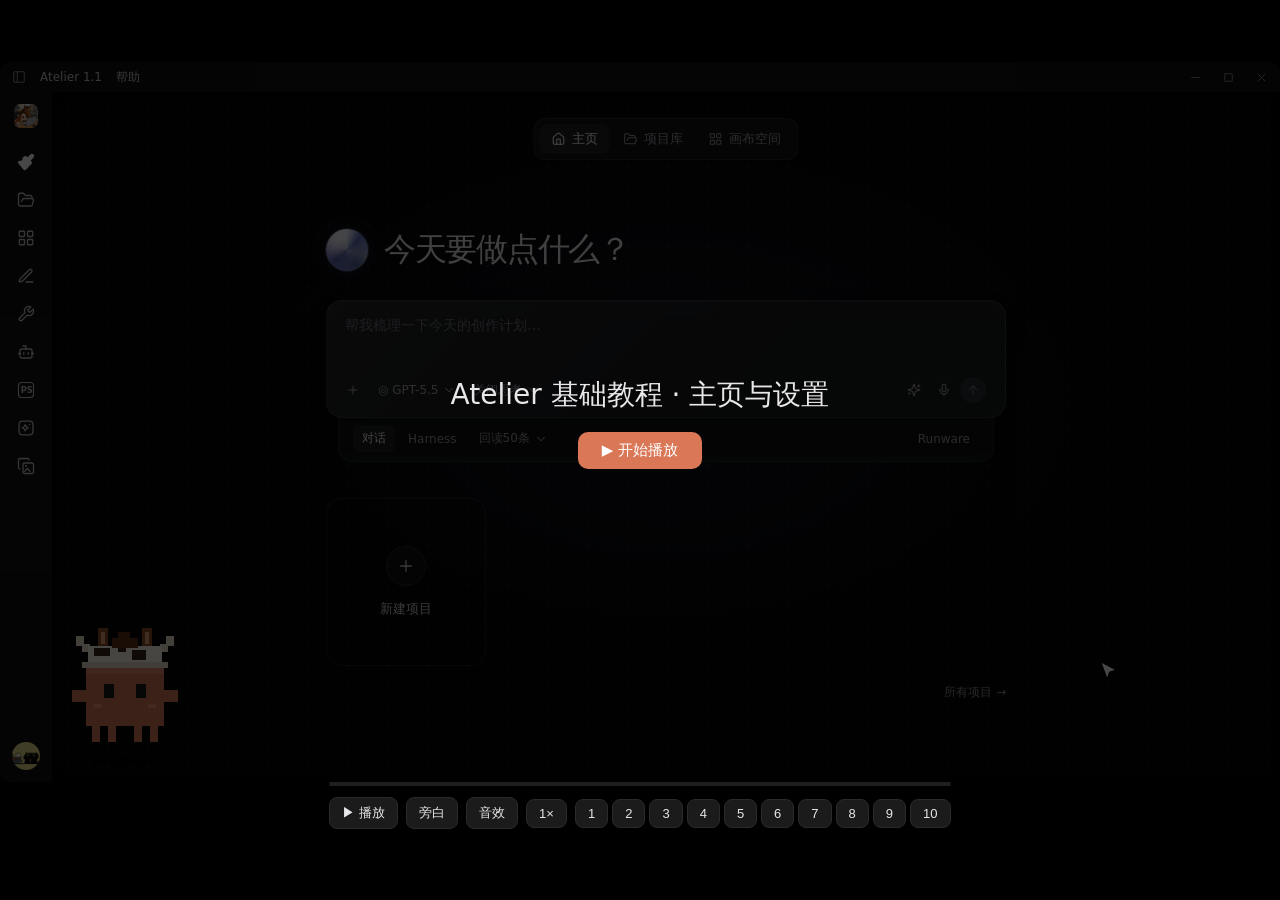
<file: 01-home-basics/index.html>
<!doctype html>
<html lang="zh-CN">
<head>
<meta charset="utf-8">
<meta name="viewport" content="width=device-width,initial-scale=1">
<title>Atelier 教程 01 · 主页与基础设置</title>
<link rel="stylesheet" href="../shared/ui.css">
<style>
  /* 主页复刻：全新安装的初始状态（对照 StudioHomePage / studioHomeLanding.css） */
  .titlebar { position:absolute; left:0; top:0; right:0; height:30px; background:#111113 !important; display:flex; align-items:center; gap:14px; padding:0 12px; font-size:12px; color:#c8c8cc; background:#0b0b0c; }
  .titlebar .i { width:14px; height:14px; color:#888; }
  .titlebar .win { margin-left:auto; display:flex; gap:20px; color:#8a8a8f; align-items:center; }
  .titlebar .win .i { width:13px; height:13px; }
  .side { position:absolute; left:0; top:30px; bottom:0; width:52px; display:flex; flex-direction:column; align-items:center; gap:2px; padding-top:10px; background:#111113; }
  .side .logo { width:24px; height:24px; border-radius:6px; margin:2px 0 14px; object-fit:cover; }
  .side .ic { width:36px; height:36px; display:grid; place-items:center; border-radius:10px; color:rgba(255,255,255,.74); }
  .side .ic .i { width:18px; height:18px; }
  .side .ic.cur { color:#fff; } .side .ic.cur .i.fill { fill:currentColor; }
  .side .avatar { margin-top:auto; margin-bottom:12px; width:28px; height:28px; border-radius:50%; object-fit:cover; }
  .main { position:absolute; left:58px; top:34px; right:6px; bottom:6px; border-radius:14px; background:#050506; overflow:hidden;
    background-image:radial-gradient(rgba(255,255,255,.07) 1px,transparent 1.2px); background-size:20px 20px; }
  .main::before { content:''; position:absolute; left:50%; top:40px; width:860px; height:540px; transform:translateX(-50%);
    background:radial-gradient(ellipse,rgba(119,131,215,.10),transparent 68%); }
  .nav { position:absolute; left:50%; top:22px; transform:translateX(-50%); display:flex; gap:2px; padding:5px; background:#111214; border:1px solid var(--edge); border-radius:12px; font-size:13px; }
  .nav span { display:flex; align-items:center; gap:6px; padding:6px 12px; border-radius:8px; color:#9a9ca3; }
  .nav span .i { width:14px; height:14px; }
  .nav span.cur { color:#fff; background:rgba(255,255,255,.06); }
  .hero { position:absolute; left:50%; top:132px; transform:translateX(-50%); width:680px; }
  .hello { display:flex; align-items:center; gap:16px; font-size:32px; letter-spacing:-.04em; font-weight:500; }
  .orb { width:42px; height:42px; border-radius:50%; position:relative; overflow:hidden; box-shadow:0 0 0 1px rgba(202,216,255,.22),0 0 24px rgba(125,146,238,.16); animation:float 6s ease-in-out infinite; }
  .orb::before { content:''; position:absolute; inset:-35%; background:conic-gradient(from 45deg,#6477c9,#dceaff 18%,#a5baf2 34%,#626bbc 51%,#c7bce9 70%,#e6f3ff 86%,#6477c9); animation:spin 16s linear infinite; }
  .orb::after { content:''; position:absolute; inset:0; border-radius:50%; background:radial-gradient(ellipse at 30% 20%,rgba(255,255,255,.9),transparent 44%),radial-gradient(ellipse at 72% 85%,rgba(24,32,93,.65),transparent 65%); }
  @keyframes spin { to { transform:rotate(360deg); } } @keyframes float { 50% { transform:translateY(-3px); } }
  .box { margin-top:28px; position:relative; z-index:2; height:118px; padding:16px 18px 12px; border:1px solid var(--edge); border-radius:16px;
    background:linear-gradient(135deg,var(--hi),transparent 65%),var(--surface); box-shadow:0 1px 0 var(--hi) inset,0 12px 36px -16px rgba(0,0,0,.4); }
  .box.focus { border-color:var(--edge-h); }
  #prompt { font-size:14px; color:#e6e6e8; min-height:20px; }
  #prompt:empty::before { content:"帮我梳理一下今天的创作计划…"; color:#6b6d74; }
  #prompt.typing::after { content:'|'; color:#9baee7; animation:pulse 1s infinite; }
  .bar { position:absolute; left:12px; right:12px; bottom:10px; display:flex; gap:4px; font-size:12px; color:#a3a5ac; align-items:center; }
  .bar > span, .bar .r > span { display:flex; align-items:center; gap:4px; padding:4px 7px; border-radius:6px; }
  .bar .i { width:14px; height:14px; }
  .bar .r { margin-left:auto; display:flex; gap:2px; }
  #send { width:26px; height:26px; justify-content:center; border-radius:50% !important; background:#2a2b30; color:#777; padding:0 !important; }
  #send.ready { background:#ececf0; color:#111; }
  .dock { margin:-18px 12px 0; padding:24px 14px 9px; background:var(--soft); border:1px solid var(--edge); border-radius:0 0 14px 14px; display:flex; gap:4px; font-size:12px; color:#9a9ca3; align-items:center; }
  .dock span { padding:5px 9px; border-radius:6px; }
  .dock .cur { color:#fff; background:rgba(255,255,255,.06); }
  .dock .r { margin-left:auto; }
  .recent { display:flex; gap:12px; margin-top:36px; }
  .card-new { width:160px; aspect-ratio:.95; border:1px solid var(--edge); border-radius:16px; display:flex; flex-direction:column; align-items:center; justify-content:center; gap:14px; font-size:13px; color:#cfd0d4; }
  .card-new .plus { padding:10px; border:1px solid var(--edge); border-radius:50%; background:var(--hi); display:grid; transition:transform .3s; }
  .card-new.pressed .plus, .card-new.hl .plus { transform:rotate(90deg); }
  .allp { margin-top:18px; text-align:right; font-size:12px; color:#8b8d94; }
  /* 下拉菜单 */
  .pop { position:absolute; z-index:30; background:#1b1c1f; border:1px solid var(--edge); border-radius:12px; padding:5px; font-size:13px; box-shadow:0 18px 50px rgba(0,0,0,.5); }
  .pop div { padding:7px 12px; border-radius:7px; color:#c9cacf; display:flex; justify-content:space-between; gap:24px; }
  .pop div small { color:#6f7178; }
  .pop .cur { background:rgba(255,255,255,.06); color:#fff; }
  #models { left:250px; top:262px; width:220px; }
  #effort { left:340px; top:262px; width:170px; }
  #profile { left:58px; bottom:16px; width:200px; }
  /* 设置弹窗 */
  .dlg { position:absolute; left:50%; top:96px; transform:translateX(-50%); width:640px; z-index:32; background:#1a1a1a; border:1px solid rgba(255,255,255,.08); border-radius:22px; box-shadow:0 24px 80px rgba(0,0,0,.6); }
  .dlg header { display:flex; justify-content:center; gap:30px; padding:14px 0 10px; font-size:13px; color:#71717a; border-bottom:1px solid rgba(255,255,255,.06); }
  .dlg header .cur { color:#f4f4f5; box-shadow:0 2px 0 -0px #fff; padding-bottom:6px; }
  .dlg .body { padding:20px 28px 22px; }
  .field { margin-bottom:16px; font-size:13px; color:#d4d4d8; }
  .field small { display:block; color:#71717a; font-size:11px; margin-top:2px; }
  .field .in { margin-top:8px; height:36px; border:1px solid rgba(255,255,255,.08); border-radius:9px; background:#111; padding:9px 12px; color:#ddd; font-family:Consolas,monospace; font-size:13px; }
  .field .in.on { border-color:#9baee7; }
  .toggle-row { display:flex; justify-content:space-between; align-items:center; padding:10px 0; font-size:13px; color:#d4d4d8; border-top:1px solid rgba(255,255,255,.05); }
  .sw { width:34px; height:20px; border-radius:10px; background:#3f3f46; position:relative; transition:.25s; }
  .sw::after { content:''; position:absolute; left:3px; top:3px; width:14px; height:14px; border-radius:50%; background:#fff; transition:.25s; }
  .sw.on { background:#7f93e0; } .sw.on::after { left:17px; }
  .btn { display:inline-block; background:#ececf0; color:#111; padding:7px 20px; border-radius:9px; font-size:13px; font-weight:600; margin-top:6px; }
  .btn.ok { background:#4ade80; }
  /* 帮助面板（与 CanvasHelpPanel 一致） */
  .help { width:820px; top:84px; }
  .help .cols { display:grid; grid-template-columns:1fr 1fr; padding:16px 28px; }
  .help .cols > div + div { border-left:1px solid rgba(255,255,255,.06); padding-left:18px; }
  .help .cols > div:first-child { padding-right:18px; }
  .help .row { padding:6px 0; font-size:13px; color:#d4d4d8; display:flex; flex-wrap:wrap; justify-content:space-between; }
  .help .row em { font-style:normal; color:#71717a; }
  .help .row small { width:100%; color:#71717a; font-size:11px; margin-top:2px; }
  .help footer { border-top:1px solid rgba(255,255,255,.06); padding:12px; text-align:center; font-size:12px; font-weight:700; color:#fff; }
  /* 全局设置（对照应用真实界面：左侧分类 + 右侧对话设置） */
  .gs { position:absolute; left:110px; top:60px; width:1060px; height:610px; z-index:32; display:flex; background:#1c1c1e; border:1px solid rgba(255,255,255,.08); border-radius:22px; box-shadow:0 24px 80px rgba(0,0,0,.6); overflow:hidden; font-size:13px; }
  .gs aside { width:210px; padding:22px 12px; color:#d4d4d8; }
  .gs aside p { color:#8b8d94; font-size:12px; padding:0 12px 14px; }
  .gs aside div { display:flex; justify-content:space-between; padding:9px 12px; border-radius:10px; }
  .gs aside div.cur { background:rgba(255,255,255,.08); color:#fff; }
  .gs aside small { color:#71717a; }
  .gs section { flex:1; padding:22px 28px; overflow:hidden; }
  .gs h2 { font-size:20px; font-weight:600; display:flex; justify-content:space-between; margin-bottom:14px; }
  .gs h2 .x { font-size:14px; color:#71717a; font-weight:400; }
  .gs label { display:block; color:#a1a1aa; font-size:11px; margin:10px 0 6px; }
  .gs .in { display:block; height:32px; padding:7px 12px; border:1px solid rgba(255,255,255,.08); border-radius:9px; background:#2a2a2d; color:#e4e4e7; font-family:Consolas,monospace; font-size:13px; }
  .gs .in.on { border-color:#9baee7; }
  .gs .row2 { display:flex; gap:8px; } .gs .row2 .in { flex:1; }
  .gs .row3 { display:grid; grid-template-columns:1.2fr 1.6fr 1fr 1fr; gap:8px; margin-top:10px; }
  .gs .b { display:grid; place-items:center; height:32px; padding:0 14px; border:1px solid rgba(255,255,255,.1); border-radius:9px; background:#2a2a2d; color:#e4e4e7; }
  .gs .b.strong { font-weight:700; } .gs .b.ok { background:#4ade80; color:#111; }
  .gs .b.sm { height:26px; font-size:12px; }
  .gs .s.g { color:#71717a; font-family:inherit; }
  .gs .chips { display:flex; flex-wrap:wrap; gap:8px; margin:16px 0; }
  .gs .chips span { padding:6px 12px; border-radius:16px; background:#2a2a2d; color:#e4e4e7; }
  .gs .chips .w { background:#ececf0; color:#111; margin-left:auto; }
  .gs .mcard { border:1px solid rgba(255,255,255,.08); border-radius:14px; padding:14px 16px; display:grid; grid-template-columns:1fr auto; gap:8px; }
  .gs .mcard b { font-size:14px; } .gs .mcard p { grid-column:1/3; display:flex; gap:12px; align-items:center; }
  .gs .mcard em { width:70px; text-align:right; font-style:normal; font-size:11px; color:#8b8d94; } .gs .mcard p .in { flex:1; }
  .dock .i { width:14px; height:14px; } .dock .hx { display:flex; align-items:center; gap:5px; }
  .dock .hx > span { display:flex; align-items:center; gap:4px; } .dock .r2 { margin-left:auto; gap:10px; }
  .dock { order:0; } #dock.harness #m-hist, #dock.harness #m-plat { display:none; }
  #dock.harness { flex-direction:row; } #dock.harness #h-ws { order:3; } #dock.harness #h-right { order:4; }
  #dock #m-chat { order:1; } #dock #m-harness { order:2; } #dock #m-hist { order:3; } #dock #m-plat { order:4; }
  .bar .hxi { display:none; } .box.harness .bar .hxi { display:flex; }
  .shade { position:absolute; inset:0; background:rgba(0,0,0,.35); z-index:29; }
  .side .ic svg.fill { fill:currentColor; }
  .side .ic { width:36px; height:36px; }
  .side .logo { width:24px; height:24px; border-radius:6px; }
  .dock span { display:flex; align-items:center; gap:4px; } .dock .i { width:14px; height:14px; }
  .h-only { display:none !important; } .harness .h-only { display:flex !important; } .harness .c-only { display:none !important; }
  .hello .h-only, .hello .c-only { display:inline; }
</style>
</head>
<body>
<svg width="0" height="0" style="position:absolute">
  <defs>
    <!-- lucide 图标（与应用侧栏一致） -->
<symbol id="l-paintbrush" viewBox="0 0 24 24"><path d="m14.622 17.897-10.68-2.913"/><path d="M18.376 2.622a1 1 0 1 1 3.002 3.002L17.36 9.643a.5.5 0 0 0 0 .707l.944.944a2.41 2.41 0 0 1 0 3.408l-.944.944a.5.5 0 0 1-.707 0L8.354 7.348a.5.5 0 0 1 0-.707l.944-.944a2.41 2.41 0 0 1 3.408 0l.944.944a.5.5 0 0 0 .707 0z"/><path d="M9 8c-1.804 2.71-3.97 3.46-6.583 3.948a.507.507 0 0 0-.302.819l7.32 8.883a1 1 0 0 0 1.185.204C12.735 20.405 16 16.792 16 15"/></symbol>
<symbol id="l-folder-open" viewBox="0 0 24 24"><path d="m6 14 1.5-2.9A2 2 0 0 1 9.24 10H20a2 2 0 0 1 1.94 2.5l-1.54 6a2 2 0 0 1-1.95 1.5H4a2 2 0 0 1-2-2V5a2 2 0 0 1 2-2h3.9a2 2 0 0 1 1.69.9l.81 1.2a2 2 0 0 0 1.67.9H18a2 2 0 0 1 2 2v2"/></symbol>
<symbol id="l-layout-grid" viewBox="0 0 24 24"><rect width="7" height="7" x="3" y="3" rx="1"/><rect width="7" height="7" x="14" y="3" rx="1"/><rect width="7" height="7" x="14" y="14" rx="1"/><rect width="7" height="7" x="3" y="14" rx="1"/></symbol>
<symbol id="l-pen-line" viewBox="0 0 24 24"><path d="M12 20h9"/><path d="M16.376 3.622a1 1 0 0 1 3.002 3.002L7.368 18.635a2 2 0 0 1-.855.506l-2.872.838a.5.5 0 0 1-.62-.62l.838-2.872a2 2 0 0 1 .506-.854z"/></symbol>
<symbol id="l-wrench" viewBox="0 0 24 24"><path d="M14.7 6.3a1 1 0 0 0 0 1.4l1.6 1.6a1 1 0 0 0 1.4 0l3.77-3.77a6 6 0 0 1-7.94 7.94l-6.91 6.91a2.12 2.12 0 0 1-3-3l6.91-6.91a6 6 0 0 1 7.94-7.94l-3.76 3.76z"/></symbol>
<symbol id="l-bot" viewBox="0 0 24 24"><path d="M12 8V4H8"/><rect width="16" height="12" x="4" y="8" rx="2"/><path d="M2 14h2"/><path d="M20 14h2"/><path d="M15 13v2"/><path d="M9 13v2"/></symbol>
<symbol id="l-folder" viewBox="0 0 24 24"><path d="M20 20a2 2 0 0 0 2-2V8a2 2 0 0 0-2-2h-7.9a2 2 0 0 1-1.69-.9L9.6 3.9A2 2 0 0 0 7.93 3H4a2 2 0 0 0-2 2v13a2 2 0 0 0 2 2Z"/></symbol>
<symbol id="l-settings-2" viewBox="0 0 24 24"><path d="M20 7h-9"/><path d="M14 17H5"/><circle cx="17" cy="17" r="3"/><circle cx="7" cy="7" r="3"/></symbol>
<symbol id="l-chevron-right" viewBox="0 0 24 24"><path d="m9 18 6-6-6-6"/></symbol>
<symbol id="l-shield" viewBox="0 0 24 24"><path d="M20 13c0 5-3.5 7.5-7.66 8.95a1 1 0 0 1-.67-.01C7.5 20.5 4 18 4 13V6a1 1 0 0 1 1-1c2 0 4.5-1.2 6.24-2.72a1.17 1.17 0 0 1 1.52 0C14.51 3.81 17 5 19 5a1 1 0 0 1 1 1z"/></symbol>
<symbol id="l-image" viewBox="0 0 24 24"><rect width="18" height="18" x="3" y="3" rx="2" ry="2"/><circle cx="9" cy="9" r="2"/><path d="m21 15-3.086-3.086a2 2 0 0 0-2.828 0L6 21"/></symbol>
<symbol id="l-video" viewBox="0 0 24 24"><path d="m16 13 5.223 3.482a.5.5 0 0 0 .777-.416V7.87a.5.5 0 0 0-.752-.432L16 10.5"/><rect x="2" y="6" width="14" height="12" rx="2"/></symbol>
<symbol id="l-book-open" viewBox="0 0 24 24"><path d="M12 7v14"/><path d="M3 18a1 1 0 0 1-1-1V4a1 1 0 0 1 1-1h5a4 4 0 0 1 4 4 4 4 0 0 1 4-4h5a1 1 0 0 1 1 1v13a1 1 0 0 1-1 1h-6a3 3 0 0 0-3 3 3 3 0 0 0-3-3z"/></symbol>
<symbol id="l-box" viewBox="0 0 24 24"><path d="M21 8a2 2 0 0 0-1-1.73l-7-4a2 2 0 0 0-2 0l-7 4A2 2 0 0 0 3 8v8a2 2 0 0 0 1 1.73l7 4a2 2 0 0 0 2 0l7-4A2 2 0 0 0 21 16Z"/><path d="m3.3 7 8.7 5 8.7-5"/><path d="M12 22V12"/></symbol>
<symbol id="l-sparkles" viewBox="0 0 24 24"><path d="M9.937 15.5A2 2 0 0 0 8.5 14.063l-6.135-1.582a.5.5 0 0 1 0-.962L8.5 9.936A2 2 0 0 0 9.937 8.5l1.582-6.135a.5.5 0 0 1 .963 0L14.063 8.5A2 2 0 0 0 15.5 9.937l6.135 1.581a.5.5 0 0 1 0 .964L15.5 14.063a2 2 0 0 0-1.437 1.437l-1.582 6.135a.5.5 0 0 1-.963 0z"/><path d="M20 3v4"/><path d="M22 5h-4"/><path d="M4 17v2"/><path d="M5 18H3"/></symbol>
<symbol id="l-mic" viewBox="0 0 24 24"><path d="M12 2a3 3 0 0 0-3 3v7a3 3 0 0 0 6 0V5a3 3 0 0 0-3-3Z"/><path d="M19 10v2a7 7 0 0 1-14 0v-2"/><line x1="12" x2="12" y1="19" y2="22"/></symbol>
<symbol id="l-arrow-up" viewBox="0 0 24 24"><path d="m5 12 7-7 7 7"/><path d="M12 19V5"/></symbol>
<symbol id="l-plus" viewBox="0 0 24 24"><path d="M5 12h14"/><path d="M12 5v14"/></symbol>
<symbol id="l-chevron-down" viewBox="0 0 24 24"><path d="m6 9 6 6 6-6"/></symbol>
<symbol id="l-house" viewBox="0 0 24 24"><path d="M15 21v-8a1 1 0 0 0-1-1h-4a1 1 0 0 0-1 1v8"/><path d="M3 10a2 2 0 0 1 .709-1.528l7-5.999a2 2 0 0 1 2.582 0l7 5.999A2 2 0 0 1 21 10v9a2 2 0 0 1-2 2H5a2 2 0 0 1-2-2z"/></symbol>
<symbol id="i-panel" viewBox="0 0 24 24"><rect x="3" y="3" width="18" height="18" rx="2"/><path d="M9 3v18"/></symbol>
<symbol id="i-min" viewBox="0 0 24 24"><path d="M5 12h14"/></symbol>
<symbol id="i-max" viewBox="0 0 24 24"><rect x="5" y="5" width="14" height="14" rx="1"/></symbol>
<symbol id="i-x" viewBox="0 0 24 24"><path d="M18 6 6 18M6 6l12 12"/></symbol>
<symbol id="i-ps" viewBox="0 0 24 24"><rect x="2" y="2" width="20" height="20" rx="4"/><text x="5" y="16" fill="currentColor" stroke="none" font-size="11" font-family="system-ui,sans-serif" font-weight="600">PS</text></symbol>
<symbol id="i-desk" viewBox="0 0 24 24"><rect x="2.75" y="2.75" width="18.5" height="18.5" rx="4.5"/><path d="M11 7.5c.5 2.6 1.6 3.7 4.2 4.2-2.6.5-3.7 1.6-4.2 4.2-.5-2.6-1.6-3.7-4.2-4.2 2.6-.5 3.7-1.6 4.2-4.2Z"/><circle cx="16.6" cy="7.4" r="1.05" fill="currentColor" stroke="none"/></symbol>
<symbol id="i-mat" viewBox="0 0 24 24"><path d="M4 16c-1.1 0-2-.9-2-2V4c0-1.1.9-2 2-2h10c1.1 0 2 .9 2 2"/><rect x="8" y="8" width="14" height="14" rx="2"/><circle cx="12.2" cy="12.15" r="1.35" fill="currentColor" stroke="none"/><path d="M10.15 19.15 13.2 15.7a.85.85 0 0 1 1.25 0l2.85 3.45"/></symbol>
<symbol id="l-paintbrush" viewBox="0 0 24 24"><path d="m14.622 17.897-10.68-2.913"/><path d="M18.376 2.622a1 1 0 1 1 3.002 3.002L17.36 9.643a.5.5 0 0 0 0 .707l.944.944a2.41 2.41 0 0 1 0 3.408l-.944.944a.5.5 0 0 1-.707 0L8.354 7.348a.5.5 0 0 1 0-.707l.944-.944a2.41 2.41 0 0 1 3.408 0l.944.944a.5.5 0 0 0 .707 0z"/><path d="M9 8c-1.804 2.71-3.97 3.46-6.583 3.948a.507.507 0 0 0-.302.819l7.32 8.883a1 1 0 0 0 1.185.204C12.735 20.405 16 16.792 16 15"/></symbol>
<symbol id="l-folder-open" viewBox="0 0 24 24"><path d="m6 14 1.5-2.9A2 2 0 0 1 9.24 10H20a2 2 0 0 1 1.94 2.5l-1.54 6a2 2 0 0 1-1.95 1.5H4a2 2 0 0 1-2-2V5a2 2 0 0 1 2-2h3.9a2 2 0 0 1 1.69.9l.81 1.2a2 2 0 0 0 1.67.9H18a2 2 0 0 1 2 2v2"/></symbol>
<symbol id="l-layout-grid" viewBox="0 0 24 24"><rect width="7" height="7" x="3" y="3" rx="1"/><rect width="7" height="7" x="14" y="3" rx="1"/><rect width="7" height="7" x="14" y="14" rx="1"/><rect width="7" height="7" x="3" y="14" rx="1"/></symbol>
<symbol id="l-pen-line" viewBox="0 0 24 24"><path d="M12 20h9"/><path d="M16.376 3.622a1 1 0 0 1 3.002 3.002L7.368 18.635a2 2 0 0 1-.855.506l-2.872.838a.5.5 0 0 1-.62-.62l.838-2.872a2 2 0 0 1 .506-.854z"/></symbol>
<symbol id="l-wrench" viewBox="0 0 24 24"><path d="M14.7 6.3a1 1 0 0 0 0 1.4l1.6 1.6a1 1 0 0 0 1.4 0l3.77-3.77a6 6 0 0 1-7.94 7.94l-6.91 6.91a2.12 2.12 0 0 1-3-3l6.91-6.91a6 6 0 0 1 7.94-7.94l-3.76 3.76z"/></symbol>
<symbol id="l-bot" viewBox="0 0 24 24"><path d="M12 8V4H8"/><rect width="16" height="12" x="4" y="8" rx="2"/><path d="M2 14h2"/><path d="M20 14h2"/><path d="M15 13v2"/><path d="M9 13v2"/></symbol>
<symbol id="l-folder" viewBox="0 0 24 24"><path d="M20 20a2 2 0 0 0 2-2V8a2 2 0 0 0-2-2h-7.9a2 2 0 0 1-1.69-.9L9.6 3.9A2 2 0 0 0 7.93 3H4a2 2 0 0 0-2 2v13a2 2 0 0 0 2 2Z"/></symbol>
<symbol id="l-settings-2" viewBox="0 0 24 24"><path d="M20 7h-9"/><path d="M14 17H5"/><circle cx="17" cy="17" r="3"/><circle cx="7" cy="7" r="3"/></symbol>
<symbol id="l-chevron-right" viewBox="0 0 24 24"><path d="m9 18 6-6-6-6"/></symbol>
<symbol id="l-shield" viewBox="0 0 24 24"><path d="M20 13c0 5-3.5 7.5-7.66 8.95a1 1 0 0 1-.67-.01C7.5 20.5 4 18 4 13V6a1 1 0 0 1 1-1c2 0 4.5-1.2 6.24-2.72a1.17 1.17 0 0 1 1.52 0C14.51 3.81 17 5 19 5a1 1 0 0 1 1 1z"/></symbol>
<symbol id="l-image" viewBox="0 0 24 24"><rect width="18" height="18" x="3" y="3" rx="2" ry="2"/><circle cx="9" cy="9" r="2"/><path d="m21 15-3.086-3.086a2 2 0 0 0-2.828 0L6 21"/></symbol>
<symbol id="l-video" viewBox="0 0 24 24"><path d="m16 13 5.223 3.482a.5.5 0 0 0 .777-.416V7.87a.5.5 0 0 0-.752-.432L16 10.5"/><rect x="2" y="6" width="14" height="12" rx="2"/></symbol>
<symbol id="l-book-open" viewBox="0 0 24 24"><path d="M12 7v14"/><path d="M3 18a1 1 0 0 1-1-1V4a1 1 0 0 1 1-1h5a4 4 0 0 1 4 4 4 4 0 0 1 4-4h5a1 1 0 0 1 1 1v13a1 1 0 0 1-1 1h-6a3 3 0 0 0-3 3 3 3 0 0 0-3-3z"/></symbol>
<symbol id="l-box" viewBox="0 0 24 24"><path d="M21 8a2 2 0 0 0-1-1.73l-7-4a2 2 0 0 0-2 0l-7 4A2 2 0 0 0 3 8v8a2 2 0 0 0 1 1.73l7 4a2 2 0 0 0 2 0l7-4A2 2 0 0 0 21 16Z"/><path d="m3.3 7 8.7 5 8.7-5"/><path d="M12 22V12"/></symbol>
<symbol id="l-sparkles" viewBox="0 0 24 24"><path d="M9.937 15.5A2 2 0 0 0 8.5 14.063l-6.135-1.582a.5.5 0 0 1 0-.962L8.5 9.936A2 2 0 0 0 9.937 8.5l1.582-6.135a.5.5 0 0 1 .963 0L14.063 8.5A2 2 0 0 0 15.5 9.937l6.135 1.581a.5.5 0 0 1 0 .964L15.5 14.063a2 2 0 0 0-1.437 1.437l-1.582 6.135a.5.5 0 0 1-.963 0z"/><path d="M20 3v4"/><path d="M22 5h-4"/><path d="M4 17v2"/><path d="M5 18H3"/></symbol>
<symbol id="l-mic" viewBox="0 0 24 24"><path d="M12 2a3 3 0 0 0-3 3v7a3 3 0 0 0 6 0V5a3 3 0 0 0-3-3Z"/><path d="M19 10v2a7 7 0 0 1-14 0v-2"/><line x1="12" x2="12" y1="19" y2="22"/></symbol>
<symbol id="l-arrow-up" viewBox="0 0 24 24"><path d="m5 12 7-7 7 7"/><path d="M12 19V5"/></symbol>
<symbol id="l-plus" viewBox="0 0 24 24"><path d="M5 12h14"/><path d="M12 5v14"/></symbol>
<symbol id="l-chevron-down" viewBox="0 0 24 24"><path d="m6 9 6 6 6-6"/></symbol>
<symbol id="l-house" viewBox="0 0 24 24"><path d="M15 21v-8a1 1 0 0 0-1-1h-4a1 1 0 0 0-1 1v8"/><path d="M3 10a2 2 0 0 1 .709-1.528l7-5.999a2 2 0 0 1 2.582 0l7 5.999A2 2 0 0 1 21 10v9a2 2 0 0 1-2 2H5a2 2 0 0 1-2-2z"/></symbol>
<symbol id="l-ps" viewBox="0 0 24 24"><rect x="2" y="2" width="20" height="20" rx="4"/><text x="5" y="16" fill="currentColor" stroke="none" font-size="11" font-family="system-ui,sans-serif" font-weight="600">PS</text></symbol>
<symbol id="l-desk" viewBox="0 0 24 24"><rect x="2.75" y="2.75" width="18.5" height="18.5" rx="4.5"/><path d="M11 7.5c.5 2.6 1.6 3.7 4.2 4.2-2.6.5-3.7 1.6-4.2 4.2-.5-2.6-1.6-3.7-4.2-4.2 2.6-.5 3.7-1.6 4.2-4.2Z"/><circle cx="16.6" cy="7.4" r="1.05" fill="currentColor" stroke="none"/></symbol>
<symbol id="l-mat" viewBox="0 0 24 24"><path d="M4 16c-1.1 0-2-.9-2-2V4c0-1.1.9-2 2-2h10c1.1 0 2 .9 2 2"/><rect x="8" y="8" width="14" height="14" rx="2"/><circle cx="12.2" cy="12.15" r="1.35" fill="currentColor" stroke="none"/><path d="M10.15 19.15 13.2 15.7a.85.85 0 0 1 1.25 0l2.85 3.45"/></symbol>
  </defs>
</svg>

<div id="wrap"><div id="stage">
 <div id="cam">
  <div class="titlebar"><svg class="i"><use href="#i-panel"/></svg><span>Atelier 1.1</span><span id="t-help">帮助</span>
    <span class="win"><svg class="i"><use href="#i-min"/></svg><svg class="i"><use href="#i-max"/></svg><svg class="i"><use href="#i-x"/></svg></span></div>
  <div class="side" id="side">
    <img class="logo" src="../assets/logo.png" alt="">
    <span class="ic cur" title="开始创作"><svg class="i fill"><use href="#l-paintbrush"/></svg></span>
    <span class="ic" title="项目库"><svg class="i"><use href="#l-folder-open"/></svg></span>
    <span class="ic" title="画布"><svg class="i"><use href="#l-layout-grid"/></svg></span>
    <span class="ic" title="言绘"><svg class="i"><use href="#l-pen-line"/></svg></span>
    <span class="ic" title="工具"><svg class="i"><use href="#l-wrench"/></svg></span>
    <span class="ic" title="Bot"><svg class="i"><use href="#l-bot"/></svg></span>
    <span class="ic" title="图片编辑"><svg class="i" style="stroke-width:1.5"><use href="#l-ps"/></svg></span>
    <span class="ic" title="创作台"><svg class="i"><use href="#l-desk"/></svg></span>
    <span class="ic" title="素材管理"><svg class="i"><use href="#l-mat"/></svg></span>
    <img class="avatar" id="avatar" src="../assets/avatar.jpg" alt="">
  </div>
  <div class="main">
    <div class="nav" id="nav">
      <span class="cur" id="n-home"><svg class="i"><use href="#l-house"/></svg>主页</span>
      <span id="n-lib"><svg class="i"><use href="#l-folder-open"/></svg>项目库</span>
      <span id="n-space"><svg class="i"><use href="#l-layout-grid"/></svg>画布空间</span>
    </div>
    <div class="hero">
      <div class="hello" id="hello"><span class="orb"></span><span class="c-only">今天要做点什么？</span><span class="h-only">我们要在 我的测试 中构建什么？</span></div>
      <div class="box" id="box"><div id="prompt"></div>
        <div class="bar">
          <span id="plus"><svg class="i"><use href="#l-plus"/></svg></span>
          <span id="model"><span class="c-only">◎ GPT-5.5</span><span class="h-only">◈ DeepSeek Flash</span> <svg class="i"><use href="#l-chevron-down"/></svg></span>
          <span id="think">关闭思考 <svg class="i"><use href="#l-chevron-down"/></svg></span>
          <span class="h-only"><svg class="i"><use href="#l-image"/></svg></span><span class="h-only"><svg class="i"><use href="#l-video"/></svg></span><span class="h-only"><svg class="i"><use href="#l-book-open"/></svg></span><span class="h-only"><svg class="i"><use href="#l-box"/></svg></span>
          <span class="hxi"><svg class="i"><use href="#l-image"/></svg></span><span class="hxi"><svg class="i"><use href="#l-video"/></svg></span><span class="hxi"><svg class="i"><use href="#l-book-open"/></svg></span><span class="hxi"><svg class="i"><use href="#l-box"/></svg></span><span class="r"><span id="enh"><svg class="i"><use href="#l-sparkles"/></svg></span><span id="mic"><svg class="i"><use href="#l-mic"/></svg></span><span id="send"><svg class="i"><use href="#l-arrow-up"/></svg></span></span>
        </div>
      </div>
      <div class="dock" id="dock"><span class="hx" id="h-ws" hidden><svg class="i"><use href="#l-folder"/></svg>我的测试<svg class="i"><use href="#l-chevron-right"/></svg></span><span class="hx r2" id="h-right" hidden><span><svg class="i"><use href="#l-settings-2"/></svg></span><span>设计助手 <svg class="i"><use href="#l-chevron-down"/></svg></span><span><svg class="i"><use href="#l-shield"/></svg>完全访问 <svg class="i"><use href="#l-chevron-down"/></svg></span><span>Default</span></span><span class="cur" id="m-chat">对话</span><span id="m-harness">Harness</span><span id="m-hist" class="c-only">回读50条 <svg class="i"><use href="#l-chevron-down"/></svg></span><span class="r c-only" id="m-plat">Runware</span>
        <span class="h-only ws"><svg class="i"><use href="#l-folder"/></svg>我的测试 <svg class="i"><use href="#l-chevron-right"/></svg></span>
        <span class="r h-only"><svg class="i"><use href="#l-settings-2"/></svg></span><span class="h-only">设计助手 <svg class="i"><use href="#l-chevron-down"/></svg></span><span class="h-only"><svg class="i"><use href="#l-shield"/></svg>完全访问 <svg class="i"><use href="#l-chevron-down"/></svg></span><span class="h-only">Default…</span></div>
      <div class="recent"><div class="card-new" id="new"><span class="plus"><svg class="i"><use href="#l-plus"/></svg></span>新建项目</div></div>
      <div class="allp">所有项目 →</div>
    </div>
  </div>

  <div class="pop" id="models" hidden><div class="cur">GPT-5.5 <small>默认</small></div><div>Claude Sonnet</div><div id="mo-g">Gemini 2.5 Pro</div><div>DeepSeek V3</div></div>
  <div class="pop" id="effort" hidden><div>关闭思考</div><div id="ef-h">深度思考</div></div>
  <div class="pop" id="profile" hidden><div>个人记忆 · 知序</div><div id="p-set">设置</div><div>检查更新</div></div>

  <div class="shade" id="shade" hidden></div>
  <div class="gs" id="settings" hidden>
    <aside><p>全局设置</p>
      <div>隐私</div><div>画布功能</div><div>API 接入</div><div class="cur">对话<small>357</small></div>
      <div>绘画<small>215</small></div><div>视频<small>299</small></div><div>3D<small>22</small></div><div>音乐<small>29</small></div>
      <div>语音<small>42</small></div><div>存储</div><div>语言</div></aside>
    <section>
      <h2>对话 <span class="x">✕</span></h2>
      <label>全局地址</label>
      <div class="row2"><div class="in" id="url"></div><span class="b">应用到全局</span></div>
      <label>全局默认Key</label>
      <div class="in" id="key"></div>
      <div class="row3"><span class="in s">default ⌄</span><span class="in s g">自定义标签</span><span class="b">添加</span><span class="b strong" id="save">保存Key</span></div>
      <div class="chips"><span>Gemini</span><span>OpenAI</span><span>DeepSeek</span><span>Claude</span><span>Kimi</span><span>Grok</span><span>MiniMax</span><span>智谱</span><span>通义</span><span>豆包</span><span class="w">＋ 管理 API 接入</span></div>
      <div class="mcard"><b>✦ Gemini 3 Flash Thinking</b><span class="b sm">测试连接</span>
        <p><em>MODEL ID</em><span class="in">gemini-3-flash-preview-thinking-128</span></p>
        <p><em>API KEY</em><span class="in">sk-…</span></p></div>
    </section>
  </div>

  <div class="dlg help" id="help" hidden>
    <header><span>全局</span><span>画布</span><span>文件</span><span class="cur">工具</span><span>教程</span></header>
    <div class="cols">
      <div>
        <div class="row">文本<em>左侧栏</em><small>在画布上拖出一块区域后直接输入</small></div>
        <div class="row">上传<em>双击画布</em><small>放入图片、视频或音频</small></div>
        <div class="row" id="h-draw">绘画 / 视频<em>双击画布</em><small>写提示词后 Ctrl+Enter 生成。从节点「+」拖线接入参考图</small></div>
        <div class="row">连接<em>节点「+」</em><small>拖到目标松手。Shift 多选后，从「+」一次连出多条</small></div>
      </div>
      <div>
        <div class="row">剪辑时间线<em>更多工具</em><small>空格播放。B 或 C 在播放头切开</small></div>
        <div class="row">节点对齐<em>`</em><small>选中至少两个节点后，做对齐或等间距</small></div>
        <div class="row">画布导航<em>T</em><small>小地图看全局位置，点击可跳转</small></div>
        <div class="row">提示词 @<em>@</em><small>在绘画或视频提示词里提及素材</small></div>
      </div>
    </div>
    <footer>@桥豆麻衣酱 | 全平台同名 · 禁商用 · 画布免费</footer>
  </div>

  <div id="cursor"><svg width="22" height="22" viewBox="0 0 24 24"><path d="M3 2l7 19 2.6-7.6L20 11z" fill="#fff" stroke="#000" stroke-width="1.2"/></svg></div>
 </div>

  <!-- Clawd：Claude Code 默认的像素小机器人（方块身体、两只黑眼、四条小腿），戴一顶牛马帽：马耳朵 + 牛角 + 斑点 -->
  <div id="mascot" data-mood="">
    <div class="flipper"><div class="bob">
      <svg viewBox="0 0 130 150" width="130" height="150" shape-rendering="crispEdges">
        <g class="hat">
          <!-- 牛角 -->
          <rect x="22" y="22" width="8" height="8" fill="#f3e6cf"/><rect x="16" y="14" width="8" height="10" fill="#f3e6cf"/>
          <rect x="100" y="22" width="8" height="8" fill="#f3e6cf"/><rect x="106" y="14" width="8" height="10" fill="#f3e6cf"/>
          <!-- 马耳朵 -->
          <rect x="38" y="6" width="10" height="20" fill="#8b4a25"/><rect x="41" y="10" width="4" height="12" fill="#e8a27a"/>
          <rect x="82" y="6" width="10" height="20" fill="#8b4a25"/><rect x="85" y="10" width="4" height="12" fill="#e8a27a"/>
          <!-- 帽子本体：白底牛斑 -->
          <rect x="28" y="24" width="74" height="18" fill="#fbf7ef"/>
          <rect x="34" y="26" width="16" height="8" fill="#3a2418"/><rect x="72" y="28" width="14" height="10" fill="#3a2418"/><rect x="58" y="24" width="8" height="6" fill="#3a2418"/>
          <!-- 鬃毛 -->
          <rect x="52" y="16" width="26" height="10" fill="#5a2e16"/><rect x="58" y="10" width="12" height="8" fill="#5a2e16"/>
          <!-- 帽檐 -->
          <rect x="22" y="40" width="86" height="6" fill="#e9dfcd"/>
        </g>
        <!-- 身体（Claude 橙） -->
        <rect x="26" y="46" width="78" height="58" fill="#d97757"/>
        <rect x="26" y="46" width="78" height="6" fill="#e48a6b"/>
        <!-- 手臂 -->
        <rect class="arm-l" x="12" y="68" width="14" height="12" fill="#d97757"/>
        <rect class="arm-r" x="104" y="68" width="14" height="12" fill="#d97757"/>
        <!-- 眼睛 -->
        <rect class="eye" x="44" y="62" width="10" height="14" fill="#1a1a1a"/>
        <rect class="eye" x="76" y="62" width="10" height="14" fill="#1a1a1a"/>
        <!-- 腮红 -->
        <rect x="34" y="82" width="8" height="4" fill="#f3a083" opacity=".8"/><rect x="88" y="82" width="8" height="4" fill="#f3a083" opacity=".8"/>
        <!-- 腿 -->
        <g><rect class="leg" x="32" y="104" width="8" height="16" fill="#d97757"/><rect class="leg" x="48" y="104" width="8" height="16" fill="#d97757"/>
        <rect class="leg" x="74" y="104" width="8" height="16" fill="#d97757"/><rect class="leg" x="90" y="104" width="8" height="16" fill="#d97757"/></g>
        <ellipse cx="65" cy="140" rx="34" ry="5" fill="#000" opacity=".35" shape-rendering="auto"/>
      </svg>
    </div></div>
    <div class="bubble"></div>
  </div>

  <div id="subtitle"></div>
  <div id="overlay"><h2>Atelier 基础教程 · 主页与设置</h2><span class="go">▶ 开始播放</span></div>
</div></div>
<div class="ctrl"><button id="btn-play">▶ 播放</button><button id="btn-voice">旁白</button><button id="btn-sfx">音效</button><div id="steps"></div></div>

<script src="../shared/player.js"></script>
<script>
const $ = (s) => document.querySelector(s);
const show = (id, on) => { const e = document.getElementById(id); e.hidden = !on; if (on) { e.classList.remove('fade-in'); void e.offsetWidth; e.classList.add('fade-in'); } };
const HELLO = '今天要做点什么？';
const setHarness = (on) => {
  $('#m-chat').classList.toggle('cur', !on); $('#m-harness').classList.toggle('cur', on);
  $('#dock').classList.toggle('harness', on); $('#box').classList.toggle('harness', on);
  $('#h-ws').hidden = $('#h-right').hidden = !on;
  $('#hello').lastChild.textContent = on ? '我们要在 我的测试 中构建什么？' : HELLO;
};
const reset = (a) => {
  ['models','effort','profile','settings','help','shade'].forEach((id) => show(id, false));
  $('#prompt').textContent = ''; $('#prompt').classList.remove('typing'); $('#send').classList.remove('ready'); $('#box').classList.remove('focus');
  $('#model').innerHTML = '◎ GPT-5.5 <svg class="i"><use href="#l-chevron-down"/></svg>';
  $('#think').innerHTML = '关闭思考 <svg class="i"><use href="#l-chevron-down"/></svg>';
  setHarness(false); document.querySelector('.hero').classList.remove('harness');
  $('#url').textContent = ''; $('#key').textContent = ''; $('#save').classList.remove('ok'); $('#save').textContent = '保存Key';
  a.focus(null);
};

Player.init([
  { title:'欢迎', mood:'happy', say:'嗨，我是 Clawd。这节课带你认识 Atelier 的主页，并完成第一次设置。',
    act: async (a) => {
      await a.cam(null, 1, 10);
      await a.walk(560, 300, 1200); a.say('嗨～'); await a.sleep(500);
      await a.hop([1080, 420]); await a.hop([620, 330]);
    } },
  { title:'侧栏', mood:'point', say:'左边是侧栏，从上到下是画布、项目、画布空间、写作、工具箱和机器人，常用功能一点就到。',
    act: async (a) => {
      await a.cam('#side', 1.7, 1200, 260, 0);
      await a.hop([560, 300]); a.focus('#side');
      for (const ic of document.querySelectorAll('.side .ic')) { await a.move(ic, 260); a.sfx.key(); }
    } },
  { title:'顶部导航', mood:'point', say:'顶部有三个入口：主页、项目库和画布空间。项目库管理你所有的作品，画布空间用来浏览画布。',
    act: async (a) => {
      await a.cam('#nav', 2, 1200, 0, 40); a.focus('#nav'); await a.hop([820, 330]);
      await a.click('#n-lib'); await a.sleep(300); await a.click('#n-space'); await a.sleep(300); await a.click('#n-home');
    } },
  { title:'对话框', mood:'talk', say:'中间是对话框。写下你的想法，比如做一组咖啡店海报，按回车就能发送。',
    act: async (a) => {
      a.focus(null); await a.cam('#box', 1.55, 1300, 0, -20); await a.hop([1060, 250]);
      await a.click('#prompt'); $('#box').classList.add('focus'); $('#prompt').classList.add('typing');
      await a.type('#prompt', '帮我做一组咖啡店的开业海报', 90); $('#prompt').classList.remove('typing');
      $('#send').classList.add('ready'); a.focus('#send'); a.say('写好啦！');
    } },
  { title:'模型与思考', mood:'think', say:'左下角可以切换对话模型。旁边的思考开关，打开以后回答更深入，但会慢一点。',
    act: async (a) => {
      a.focus(null); await a.cam('#model', 2.3, 1100, 80, -60); await a.hop([180, 260]);
      await a.click('#model'); show('models', true); a.sfx.pop(); await a.sleep(500);
      await a.click('#mo-g'); show('models', false); $('#model').innerHTML = '◎ Gemini 2.5 Pro <svg class="i"><use href="#l-chevron-down"/></svg>';
      await a.sleep(300); await a.click('#think'); show('effort', true); a.sfx.pop(); await a.sleep(400);
      await a.click('#ef-h'); show('effort', false); $('#think').innerHTML = '深度思考 <svg class="i"><use href="#l-chevron-down"/></svg>'; a.focus('#think');
    } },
  { title:'工作模式', mood:'point', say:'下面这一行选择工作模式。对话适合聊想法，Harness 会在工作区里自动执行任务，回读条数决定它记住多少上下文。',
    act: async (a) => {
      a.focus(null); await a.cam('#dock', 1.9, 1200, 0, -40); await a.hop([1000, 300]);
      await a.click('#m-harness'); $('#m-chat').classList.remove('cur'); $('#m-harness').classList.add('cur'); document.querySelector('.hero').classList.add('harness'); a.sfx.whoosh(); await a.cam('#hello', 1.4, 900, 0, 120); await a.sleep(1800); await a.cam('#dock', 1.9, 900, 0, -40);
      await a.click('#m-chat'); setHarness(false); document.querySelector('.hero').classList.remove('harness');
      a.focus('#m-hist'); await a.move('#m-hist');
    } },
  { title:'新建项目', mood:'happy', say:'第一次使用还没有项目。点击新建项目，就会打开一张空白画布，从这里开始创作。',
    act: async (a) => {
      a.focus(null); await a.cam('#new', 2.4, 1200, 160, 0); await a.hop([380, 200]);
      a.focus('#new'); await a.click('#new'); a.say('冲！'); await a.cam('#new', 3.2, 600); await a.cam(null, 1, 900);
    } },
  { title:'设置', mood:'talk', say:'开始之前先填好模型服务。点左下角头像，打开设置，填入 API 地址和密钥，再点保存就行。密钥只保存在你的电脑上。',
    act: async (a) => {
      a.focus(null); await a.cam('#avatar', 2, 1100, 300, -160); await a.hop([300, 360]);
      await a.click('#avatar'); show('profile', true); a.sfx.pop(); await a.sleep(400);
      await a.click('#p-set'); show('profile', false);
      await a.cam(null, 1, 900); show('shade', true); show('settings', true);
      await a.cam('#settings', 1.35, 900); await a.hop([1080, 220]);
      await a.click('#url'); $('#url').classList.add('on'); await a.type('#url', 'https://api.example.com/v1', 40); $('#url').classList.remove('on');
      await a.click('#key'); $('#key').classList.add('on'); await a.type('#key', 'sk-••••••••••••••••', 45); $('#key').classList.remove('on');
      await a.click('#save'); $('#save').classList.add('ok'); $('#save').textContent = '已保存 ✓'; a.sfx.ding(); a.say('搞定！');
      await a.sleep(700); show('settings', false); show('shade', false);
    } },
  { title:'帮助', mood:'point', say:'忘了快捷键也没关系。点击标题栏的帮助，全局、画布、文件和工具的操作都在这里，还有更多教程。',
    act: async (a) => {
      await a.cam('#t-help', 2.6, 1100, 260, 160); await a.hop([620, 120]);
      await a.click('#t-help'); await a.cam(null, 1, 800); show('shade', true); show('help', true); a.sfx.pop();
      await a.cam('#h-draw', 1.6, 1000, 120, 0); a.focus('#h-draw'); await a.hop([1100, 330]);
      await a.sleep(1200); a.focus(null); show('help', false); show('shade', false);
    } },
  { title:'结束', mood:'happy', say:'好啦，主页你已经熟悉了。下一课，我们一起在画布上生成第一张图，下课啦！',
    act: async (a) => {
      await a.cam(null, 1, 1200); await a.hop([560, 300]); a.say('下课～'); await a.hop([620, 280]); await a.hop([560, 300]);
    } },
], reset);
</script>
</body>
</html>
</file>
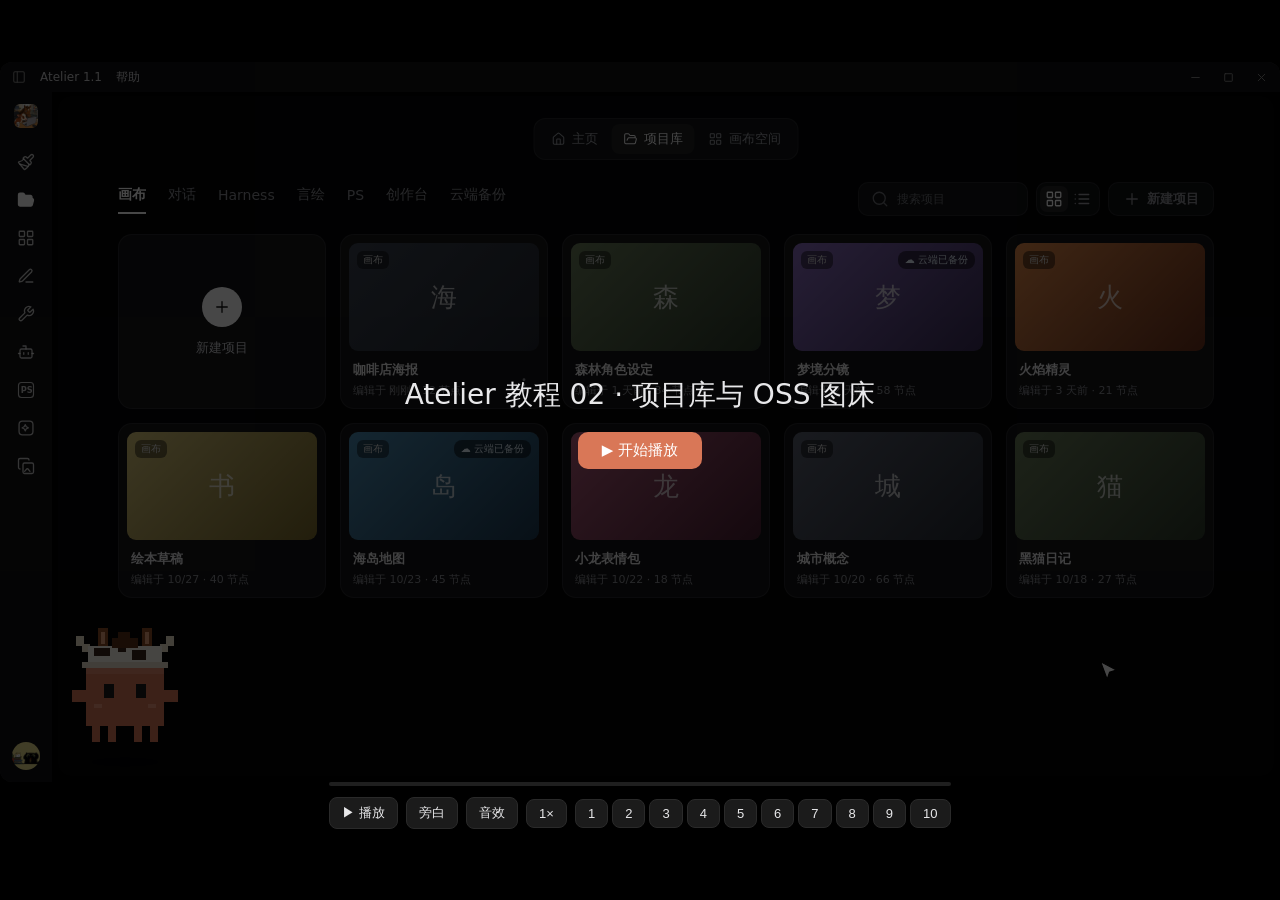
<file: 02-projects-oss/index.html>
<!doctype html>
<html lang="zh-CN">
<head>
<meta charset="utf-8">
<meta name="viewport" content="width=device-width,initial-scale=1">
<title>Atelier 教程 02 · 项目库与 OSS 图床</title>
<link rel="stylesheet" href="../shared/ui.css">
<style>
  /* 项目库 + 全局设置·画布功能·图床（对照应用真实界面） */
  .titlebar { position:absolute; left:0; top:0; right:0; height:30px; display:flex; align-items:center; gap:14px; padding:0 12px; font-size:12px; color:#c8c8cc; background:#111113; }
  .titlebar .i { width:14px; height:14px; color:#888; }
  .titlebar .win { margin-left:auto; display:flex; gap:20px; color:#8a8a8f; align-items:center; }
  .titlebar .win .i { width:13px; height:13px; }
  .side { position:absolute; left:0; top:30px; bottom:0; width:52px; display:flex; flex-direction:column; align-items:center; gap:2px; padding-top:10px; background:#111113; }
  .side .logo { width:24px; height:24px; border-radius:6px; margin:2px 0 14px; object-fit:cover; }
  .side .ic { width:36px; height:36px; display:grid; place-items:center; border-radius:10px; color:rgba(255,255,255,.74); }
  .side .ic .i { width:18px; height:18px; } .side .ic.cur { color:#fff; } .side .ic.cur .i { fill:currentColor; }
  .side .avatar { margin-top:auto; margin-bottom:12px; width:28px; height:28px; border-radius:50%; object-fit:cover; }
  .main { position:absolute; left:58px; top:34px; right:6px; bottom:6px; border-radius:14px; background:#050506; overflow:hidden; }
  .nav { position:absolute; left:50%; top:22px; transform:translateX(-50%); display:flex; gap:2px; padding:5px; background:#111214; border:1px solid var(--edge); border-radius:12px; font-size:13px; }
  .nav span { display:flex; align-items:center; gap:6px; padding:6px 12px; border-radius:8px; color:#9a9ca3; }
  .nav span .i { width:14px; height:14px; } .nav span.cur { color:#fff; background:rgba(255,255,255,.06); }
  .lib { position:absolute; left:60px; right:60px; top:86px; }
  .lib-head { display:flex; align-items:center; gap:22px; font-size:14px; color:#8b8d94; }
  .lib-head .t { padding-bottom:8px; } .lib-head .t.cur { color:#fff; font-weight:600; box-shadow:0 2px 0 #fff; }
  .lib-head .tools { margin-left:auto; display:flex; gap:8px; align-items:center; }
  .search { width:170px; height:34px; display:flex; align-items:center; gap:8px; padding:0 12px; border:1px solid var(--edge); border-radius:10px; background:#111214; font-size:12px; color:#6b6d74; }
  .seg { display:flex; padding:3px; border:1px solid var(--edge); border-radius:10px; background:#111214; }
  .seg span { width:28px; height:26px; display:grid; place-items:center; border-radius:7px; color:#9a9ca3; } .seg .cur { background:rgba(255,255,255,.08); color:#fff; }
  .newb { height:34px; display:flex; align-items:center; gap:6px; padding:0 14px; border:1px solid var(--edge); border-radius:10px; background:#111214; font-size:13px; font-weight:600; }
  .i { width:15px; height:15px; }
  .grid { display:grid; grid-template-columns:repeat(5,1fr); gap:14px; margin-top:18px; }
  .pc { position:relative; border:1px solid var(--edge); border-radius:14px; background:#141416; padding:8px; }
  .pc .th { height:108px; border-radius:9px; display:grid; place-items:center; font-size:26px; color:rgba(255,255,255,.7); position:relative; overflow:hidden; }
  .pc .tag { position:absolute; left:8px; top:8px; font-size:10px; padding:2px 6px; border-radius:6px; background:rgba(0,0,0,.45); color:#ddd; }
  .pc .cloud { position:absolute; right:8px; top:8px; font-size:10px; padding:2px 7px; border-radius:8px; background:rgba(0,0,0,.5); color:#e6f3ff; }
  .pc b { display:block; margin:10px 4px 4px; font-size:13px; } .pc small { display:block; margin:0 4px 2px; font-size:11px; color:#8b8d94; }
  .pc .more { position:absolute; right:12px; bottom:12px; width:22px; height:22px; display:grid; place-items:center; border-radius:6px; color:#8b8d94; }
  .pc.new { display:flex; flex-direction:column; align-items:center; justify-content:center; gap:12px; font-size:13px; color:#cfd0d4; }
  .pc.new .plus { width:40px; height:40px; border-radius:50%; background:#fff; color:#111; display:grid; place-items:center; }
  .g1 { background:linear-gradient(135deg,#3a4250,#22262e); } .g2 { background:linear-gradient(135deg,#6a7d5a,#2c3a2a); }
  .g3 { background:linear-gradient(135deg,#8a6cc0,#3a2d58); } .g4 { background:linear-gradient(135deg,#e28a4a,#6b2f1a); }
  .g5 { background:linear-gradient(135deg,#d9c77a,#7a6a2c); } .g6 { background:linear-gradient(135deg,#4a8ab0,#1d3a52); }
  .g7 { background:linear-gradient(135deg,#b05a7a,#4a1f33); } .g8 { background:linear-gradient(135deg,#5a6070,#262a33); }
  .menu { position:absolute; z-index:31; width:150px; padding:5px; border-radius:12px; background:#1b1c1f; border:1px solid var(--edge); box-shadow:0 18px 50px rgba(0,0,0,.55); font-size:13px; }
  .menu div { display:flex; align-items:center; gap:8px; padding:8px 10px; border-radius:8px; color:#d4d4d8; } .menu .del { color:#f87171; }
  .menu div.cur { background:rgba(255,255,255,.07); }
  .toast { position:absolute; left:50%; top:60px; transform:translateX(-50%); z-index:40; padding:8px 16px; border-radius:10px; background:#1f2a22; border:1px solid #2f5b3a; color:#86efac; font-size:13px; }
  /* 全局设置 · 画布功能 · 图床 */
  .gs { position:absolute; left:150px; top:70px; width:980px; height:600px; z-index:32; display:flex; background:#1c1c1e; border:1px solid rgba(255,255,255,.08); border-radius:22px; box-shadow:0 24px 80px rgba(0,0,0,.6); overflow:hidden; font-size:13px; }
  .gs aside { width:170px; padding:22px 10px; color:#d4d4d8; } .gs aside p { color:#8b8d94; font-size:12px; padding:0 10px 12px; }
  .gs aside div, .gs .sub div { display:flex; align-items:center; gap:8px; padding:8px 10px; border-radius:10px; }
  .gs aside div.cur, .gs .sub div.cur { background:rgba(255,255,255,.08); color:#fff; }
  .gs aside small, .gs .sub small { margin-left:auto; color:#71717a; }
  .gs .sub { width:170px; padding:56px 6px 0; color:#d4d4d8; }
  .gs h2 { position:absolute; left:200px; top:22px; font-size:20px; } .gs .x { position:absolute; right:22px; top:22px; color:#71717a; }
  .gs section { flex:1; padding:58px 28px 0 14px; }
  .gs h3 { font-size:18px; margin-bottom:16px; }
  .gs .row { display:flex; justify-content:space-between; align-items:flex-start; margin-bottom:18px; }
  .gs .row p { color:#8b8d94; font-size:11px; margin-top:3px; max-width:380px; line-height:1.5; }
  .sw { width:40px; height:22px; border-radius:11px; background:#3f3f46; position:relative; transition:.25s; flex:none; }
  .sw::after { content:''; position:absolute; left:3px; top:3px; width:16px; height:16px; border-radius:50%; background:#fff; transition:.25s; }
  .sw.on { background:#3b82f6; } .sw.on::after { left:21px; }
  .prov { display:flex; gap:6px; } .prov span { padding:5px 12px; border-radius:14px; border:1px solid rgba(255,255,255,.12); font-size:12px; color:#d4d4d8; }
  .prov span.cur { background:#fff; color:#111; }
  .gs label { display:block; margin:6px 0 6px; font-size:13px; }
  .gs .in { height:30px; border-bottom:1px solid rgba(255,255,255,.12); padding:6px 0; font-family:Consolas,monospace; color:#e4e4e7; margin-bottom:12px; }
  .gs .in.on { border-color:#9baee7; }
  /* OSS 好处卡片 */
  .perks { position:absolute; left:50%; top:150px; transform:translateX(-50%); z-index:33; display:flex; gap:16px; }
  .perk { width:230px; padding:20px; border-radius:18px; background:linear-gradient(160deg,#1e1f24,#0c0c0f); border:1px solid rgba(255,255,255,.14); box-shadow:0 1px 0 rgba(255,255,255,.08) inset,0 20px 50px rgba(0,0,0,.7); }
  .perk b { display:block; font-size:16px; margin:10px 0 6px; } .perk p { font-size:12px; color:#c4c4cc; line-height:1.6; }
  .perk .e { font-size:26px; }
  .shade { position:absolute; inset:0; background:rgba(0,0,0,.8); z-index:29; }
</style>
</head>
<body>
<svg width="0" height="0" style="position:absolute"><defs>
<symbol id="l-paintbrush" viewBox="0 0 24 24"><path d="m14.622 17.897-10.68-2.913"/><path d="M18.376 2.622a1 1 0 1 1 3.002 3.002L17.36 9.643a.5.5 0 0 0 0 .707l.944.944a2.41 2.41 0 0 1 0 3.408l-.944.944a.5.5 0 0 1-.707 0L8.354 7.348a.5.5 0 0 1 0-.707l.944-.944a2.41 2.41 0 0 1 3.408 0l.944.944a.5.5 0 0 0 .707 0z"/><path d="M9 8c-1.804 2.71-3.97 3.46-6.583 3.948a.507.507 0 0 0-.302.819l7.32 8.883a1 1 0 0 0 1.185.204C12.735 20.405 16 16.792 16 15"/></symbol>
<symbol id="l-folder-open" viewBox="0 0 24 24"><path d="m6 14 1.5-2.9A2 2 0 0 1 9.24 10H20a2 2 0 0 1 1.94 2.5l-1.54 6a2 2 0 0 1-1.95 1.5H4a2 2 0 0 1-2-2V5a2 2 0 0 1 2-2h3.9a2 2 0 0 1 1.69.9l.81 1.2a2 2 0 0 0 1.67.9H18a2 2 0 0 1 2 2v2"/></symbol>
<symbol id="l-layout-grid" viewBox="0 0 24 24"><rect width="7" height="7" x="3" y="3" rx="1"/><rect width="7" height="7" x="14" y="3" rx="1"/><rect width="7" height="7" x="14" y="14" rx="1"/><rect width="7" height="7" x="3" y="14" rx="1"/></symbol>
<symbol id="l-pen-line" viewBox="0 0 24 24"><path d="M12 20h9"/><path d="M16.376 3.622a1 1 0 0 1 3.002 3.002L7.368 18.635a2 2 0 0 1-.855.506l-2.872.838a.5.5 0 0 1-.62-.62l.838-2.872a2 2 0 0 1 .506-.854z"/></symbol>
<symbol id="l-wrench" viewBox="0 0 24 24"><path d="M14.7 6.3a1 1 0 0 0 0 1.4l1.6 1.6a1 1 0 0 0 1.4 0l3.77-3.77a6 6 0 0 1-7.94 7.94l-6.91 6.91a2.12 2.12 0 0 1-3-3l6.91-6.91a6 6 0 0 1 7.94-7.94l-3.76 3.76z"/></symbol>
<symbol id="l-bot" viewBox="0 0 24 24"><path d="M12 8V4H8"/><rect width="16" height="12" x="4" y="8" rx="2"/><path d="M2 14h2"/><path d="M20 14h2"/><path d="M15 13v2"/><path d="M9 13v2"/></symbol>
<symbol id="l-ps" viewBox="0 0 24 24"><rect x="2" y="2" width="20" height="20" rx="4"/><text x="5" y="16" fill="currentColor" stroke="none" font-size="11" font-family="system-ui,sans-serif" font-weight="600">PS</text></symbol>
<symbol id="l-desk" viewBox="0 0 24 24"><rect x="2.75" y="2.75" width="18.5" height="18.5" rx="4.5"/><path d="M11 7.5c.5 2.6 1.6 3.7 4.2 4.2-2.6.5-3.7 1.6-4.2 4.2-.5-2.6-1.6-3.7-4.2-4.2 2.6-.5 3.7-1.6 4.2-4.2Z"/></symbol>
<symbol id="l-mat" viewBox="0 0 24 24"><path d="M4 16c-1.1 0-2-.9-2-2V4c0-1.1.9-2 2-2h10c1.1 0 2 .9 2 2"/><rect x="8" y="8" width="14" height="14" rx="2"/><path d="M10.15 19.15 13.2 15.7a.85.85 0 0 1 1.25 0l2.85 3.45"/></symbol>
<symbol id="l-house" viewBox="0 0 24 24"><path d="M15 21v-8a1 1 0 0 0-1-1h-4a1 1 0 0 0-1 1v8"/><path d="M3 10a2 2 0 0 1 .709-1.528l7-5.999a2 2 0 0 1 2.582 0l7 5.999A2 2 0 0 1 21 10v9a2 2 0 0 1-2 2H5a2 2 0 0 1-2-2z"/></symbol>
<symbol id="l-search" viewBox="0 0 24 24"><circle cx="11" cy="11" r="8"/><path d="m21 21-4.3-4.3"/></symbol>
<symbol id="l-list" viewBox="0 0 24 24"><path d="M3 12h.01M3 18h.01M3 6h.01M8 12h13M8 18h13M8 6h13"/></symbol>
<symbol id="l-plus" viewBox="0 0 24 24"><path d="M5 12h14"/><path d="M12 5v14"/></symbol>
<symbol id="l-dots" viewBox="0 0 24 24"><circle cx="12" cy="5" r="1"/><circle cx="12" cy="12" r="1"/><circle cx="12" cy="19" r="1"/></symbol>
<symbol id="l-pencil" viewBox="0 0 24 24"><path d="M21.17 6.81a1 1 0 0 0-3.99-3.99L3.84 16.17a2 2 0 0 0-.5.83l-1.32 4.35a.5.5 0 0 0 .62.62l4.35-1.32a2 2 0 0 0 .83-.5z"/></symbol>
<symbol id="l-upload" viewBox="0 0 24 24"><path d="M21 15v4a2 2 0 0 1-2 2H5a2 2 0 0 1-2-2v-4"/><path d="m17 8-5-5-5 5"/><path d="M12 3v12"/></symbol>
<symbol id="l-trash" viewBox="0 0 24 24"><path d="M3 6h18"/><path d="M19 6v14c0 1-1 2-2 2H7c-1 0-2-1-2-2V6"/><path d="M8 6V4c0-1 1-2 2-2h4c1 0 2 1 2 2v2"/></symbol>
<symbol id="l-cloud" viewBox="0 0 24 24"><path d="M17.5 19H9a7 7 0 1 1 6.71-9h1.79a4.5 4.5 0 1 1 0 9Z"/></symbol>
<symbol id="i-panel" viewBox="0 0 24 24"><rect x="3" y="3" width="18" height="18" rx="2"/><path d="M9 3v18"/></symbol>
<symbol id="i-min" viewBox="0 0 24 24"><path d="M5 12h14"/></symbol>
<symbol id="i-max" viewBox="0 0 24 24"><rect x="5" y="5" width="14" height="14" rx="1"/></symbol>
<symbol id="i-x" viewBox="0 0 24 24"><path d="M18 6 6 18M6 6l12 12"/></symbol>
</defs></svg>

<div id="wrap"><div id="stage">
 <div id="cam">
  <div class="titlebar"><svg class="i"><use href="#i-panel"/></svg><span>Atelier 1.1</span><span>帮助</span>
    <span class="win"><svg class="i"><use href="#i-min"/></svg><svg class="i"><use href="#i-max"/></svg><svg class="i"><use href="#i-x"/></svg></span></div>
  <div class="side" id="side">
    <img class="logo" src="../assets/logo.png" alt="">
    <span class="ic" title="开始创作"><svg class="i"><use href="#l-paintbrush"/></svg></span>
    <span class="ic cur" id="s-lib" title="项目库"><svg class="i"><use href="#l-folder-open"/></svg></span>
    <span class="ic"><svg class="i"><use href="#l-layout-grid"/></svg></span>
    <span class="ic"><svg class="i"><use href="#l-pen-line"/></svg></span>
    <span class="ic"><svg class="i"><use href="#l-wrench"/></svg></span>
    <span class="ic"><svg class="i"><use href="#l-bot"/></svg></span>
    <span class="ic"><svg class="i" style="stroke-width:1.5"><use href="#l-ps"/></svg></span>
    <span class="ic"><svg class="i"><use href="#l-desk"/></svg></span>
    <span class="ic"><svg class="i"><use href="#l-mat"/></svg></span>
    <img class="avatar" id="avatar" src="../assets/avatar.jpg" alt="">
  </div>
  <div class="main">
    <div class="nav"><span><svg class="i"><use href="#l-house"/></svg>主页</span><span class="cur"><svg class="i"><use href="#l-folder-open"/></svg>项目库</span><span><svg class="i"><use href="#l-layout-grid"/></svg>画布空间</span></div>
    <div class="lib">
      <div class="lib-head" id="tabs">
        <span class="t cur" id="t-canvas">画布</span><span class="t">对话</span><span class="t">Harness</span><span class="t">言绘</span><span class="t">PS</span><span class="t">创作台</span><span class="t" id="t-cloud">云端备份</span>
        <span class="tools"><span class="search" id="search"><svg class="i"><use href="#l-search"/></svg><span id="q">搜索项目</span></span>
          <span class="seg" id="seg"><span class="cur" id="v-grid"><svg class="i"><use href="#l-layout-grid"/></svg></span><span id="v-list"><svg class="i"><use href="#l-list"/></svg></span></span>
          <span class="newb" id="newb"><svg class="i"><use href="#l-plus"/></svg>新建项目</span></span>
      </div>
      <div class="grid" id="grid">
        <div class="pc new"><span class="plus"><svg class="i"><use href="#l-plus"/></svg></span>新建项目</div>
        <div class="pc" id="p1"><div class="th g1"><span class="tag">画布</span>海</div><b>咖啡店海报</b><small>编辑于 刚刚 · 12 节点</small><span class="more" id="p1-more"><svg class="i"><use href="#l-dots"/></svg></span></div>
        <div class="pc"><div class="th g2"><span class="tag">画布</span>森</div><b>森林角色设定</b><small>编辑于 1 天前 · 34 节点</small></div>
        <div class="pc"><div class="th g3"><span class="tag">画布</span><span class="cloud">☁ 云端已备份</span>梦</div><b>梦境分镜</b><small>编辑于 2 天前 · 58 节点</small></div>
        <div class="pc"><div class="th g4"><span class="tag">画布</span>火</div><b>火焰精灵</b><small>编辑于 3 天前 · 21 节点</small></div>
        <div class="pc"><div class="th g5"><span class="tag">画布</span>书</div><b>绘本草稿</b><small>编辑于 10/27 · 40 节点</small></div>
        <div class="pc"><div class="th g6"><span class="tag">画布</span><span class="cloud">☁ 云端已备份</span>岛</div><b>海岛地图</b><small>编辑于 10/23 · 45 节点</small></div>
        <div class="pc"><div class="th g7"><span class="tag">画布</span>龙</div><b>小龙表情包</b><small>编辑于 10/22 · 18 节点</small></div>
        <div class="pc"><div class="th g8"><span class="tag">画布</span>城</div><b>城市概念</b><small>编辑于 10/20 · 66 节点</small></div>
        <div class="pc"><div class="th g2"><span class="tag">画布</span>猫</div><b>黑猫日记</b><small>编辑于 10/18 · 27 节点</small></div>
      </div>
    </div>
  </div>

  <div class="menu" id="menu" hidden>
    <div id="mi-ren"><svg class="i"><use href="#l-pencil"/></svg>重命名</div>
    <div id="mi-oss"><svg class="i"><use href="#l-upload"/></svg>上传到 OSS</div>
    <div class="del"><svg class="i"><use href="#l-trash"/></svg>删除</div>
  </div>
  <div class="toast" id="toast" hidden>☁ 已上传到 OSS，云端已备份</div>

  <div class="shade" id="shade" hidden></div>
  <div class="perks" id="perks" hidden>
    <div class="perk"><span class="e">🔗</span><b>参考图直接可用</b><p>很多模型只认网络链接。素材先传到图床，生成时直接带链接，不用反复上传。</p></div>
    <div class="perk"><span class="e">⚡</span><b>画布更轻更快</b><p>大图放在云端，项目文件只存链接，打开、保存和切换项目都更顺。</p></div>
    <div class="perk"><span class="e">☁</span><b>项目云端备份</b><p>项目可以一键上传到 OSS，换电脑或重装后也能找回来。</p></div>
  </div>

  <div class="gs" id="settings" hidden>
    <aside><p>全局设置</p><div>隐私</div><div class="cur" id="a-canvas">画布功能</div><div>API 接入</div><div>对话<small>357</small></div><div>绘画<small>215</small></div><div>视频<small>299</small></div><div>3D<small>22</small></div><div>音乐<small>29</small></div><div>语音<small>42</small></div><div>存储</div><div>语言</div></aside>
    <h2>画布功能</h2><span class="x">✕</span>
    <div class="sub"><div>连线<small>8</small></div><div>画布<small>11</small></div><div>交互<small>8</small></div><div>节点<small>5</small></div><div>提示音<small>5</small></div><div>操作<small>1</small></div><div>平台令牌</div><div class="cur" id="sub-oss">图床</div><div>桌宠</div><div>即梦</div><div>超清</div><div>清理缓存</div></div>
    <section>
      <h3>图床 / 媒体存储</h3>
      <div class="row" id="r-global"><div>全局素材上传<p>画布素材默认走当前图床。Cloudinary 免费额度有限，建议只在需要的节点单独上传。</p></div><span class="sw" id="sw-global"></span></div>
      <div class="row" id="r-prov"><div>提供商<p>选择图床服务。</p></div>
        <span class="prov"><span id="pv-ali">阿里云 OSS</span><span>Cloudinary（免费）</span><span id="pv-qn">七牛云</span><span>POS</span></span></div>
      <label>Bucket</label><div class="in" id="f-bucket"></div>
      <label>存储区域</label><div class="in" id="f-region" style="font-family:inherit">请选择 ⌄</div>
      <label>外链域名</label><div class="in" id="f-domain"></div>
    </section>
  </div>

  <div id="cursor"><svg width="22" height="22" viewBox="0 0 24 24"><path d="M3 2l7 19 2.6-7.6L20 11z" fill="#fff" stroke="#000" stroke-width="1.2"/></svg></div>
 </div>

  <div id="mascot" data-mood="">
    <div class="flipper"><div class="bob">
      <svg viewBox="0 0 130 150" width="130" height="150" shape-rendering="crispEdges">
        <g class="hat">
          <rect x="22" y="22" width="8" height="8" fill="#f3e6cf"/><rect x="16" y="14" width="8" height="10" fill="#f3e6cf"/>
          <rect x="100" y="22" width="8" height="8" fill="#f3e6cf"/><rect x="106" y="14" width="8" height="10" fill="#f3e6cf"/>
          <rect x="38" y="6" width="10" height="20" fill="#8b4a25"/><rect x="41" y="10" width="4" height="12" fill="#e8a27a"/>
          <rect x="82" y="6" width="10" height="20" fill="#8b4a25"/><rect x="85" y="10" width="4" height="12" fill="#e8a27a"/>
          <rect x="28" y="24" width="74" height="18" fill="#fbf7ef"/>
          <rect x="34" y="26" width="16" height="8" fill="#3a2418"/><rect x="72" y="28" width="14" height="10" fill="#3a2418"/><rect x="58" y="24" width="8" height="6" fill="#3a2418"/>
          <rect x="52" y="16" width="26" height="10" fill="#5a2e16"/><rect x="58" y="10" width="12" height="8" fill="#5a2e16"/>
          <rect x="22" y="40" width="86" height="6" fill="#e9dfcd"/>
        </g>
        <rect x="26" y="46" width="78" height="58" fill="#d97757"/><rect x="26" y="46" width="78" height="6" fill="#e48a6b"/>
        <rect class="arm-l" x="12" y="68" width="14" height="12" fill="#d97757"/><rect class="arm-r" x="104" y="68" width="14" height="12" fill="#d97757"/>
        <rect class="eye" x="44" y="62" width="10" height="14" fill="#1a1a1a"/><rect class="eye" x="76" y="62" width="10" height="14" fill="#1a1a1a"/>
        <rect x="34" y="82" width="8" height="4" fill="#f3a083" opacity=".8"/><rect x="88" y="82" width="8" height="4" fill="#f3a083" opacity=".8"/>
        <g><rect class="leg" x="32" y="104" width="8" height="16" fill="#d97757"/><rect class="leg" x="48" y="104" width="8" height="16" fill="#d97757"/>
        <rect class="leg" x="74" y="104" width="8" height="16" fill="#d97757"/><rect class="leg" x="90" y="104" width="8" height="16" fill="#d97757"/></g>
        <ellipse cx="65" cy="140" rx="34" ry="5" fill="#000" opacity=".35" shape-rendering="auto"/>
      </svg>
    </div></div>
    <div class="bubble"></div>
  </div>

  <div id="subtitle"></div>
  <div id="overlay"><h2>Atelier 教程 02 · 项目库与 OSS 图床</h2><span class="go">▶ 开始播放</span></div>
</div></div>
<div class="ctrl"><button id="btn-play">▶ 播放</button><button id="btn-voice">旁白</button><button id="btn-sfx">音效</button><div id="steps"></div></div>

<script src="../shared/player.js"></script>
<script>
const $ = (s) => document.querySelector(s);
const show = (id, on) => { const e = document.getElementById(id); e.hidden = !on; if (on) { e.classList.remove('fade-in'); void e.offsetWidth; e.classList.add('fade-in'); } };
const reset = (a) => {
  ['menu','toast','shade','perks','settings'].forEach((id) => show(id, false));
  $('#q').textContent = '搜索项目'; $('#sw-global').classList.remove('on');
  ['#pv-ali','#pv-qn'].forEach((s) => $(s).classList.remove('cur'));
  $('#f-bucket').textContent = ''; $('#f-domain').textContent = ''; $('#f-region').textContent = '请选择 ⌄';
  $('#p1 .th').querySelector('.cloud')?.remove();
  a.focus(null);
};
const pick = (sel) => { document.querySelectorAll('.prov span').forEach((e) => e.classList.remove('cur')); $(sel).classList.add('cur'); };

Player.init([
  { title:'欢迎', mood:'happy', say:'嗨，又见面啦。这节课我们来看项目库，再顺手把 OSS 图床配置好。',
    act: async (a) => { await a.cam(null, 1, 10); await a.walk(560, 330, 1200); a.say('第二课！'); await a.hop([1060, 420]); } },
  { title:'项目库', mood:'point', say:'点侧栏的项目库，所有作品都在这里。上面这排标签按类型分类，画布、对话、Harness、言绘、PS 和创作台，云端备份里是已经上传的项目。',
    act: async (a) => {
      await a.click('#s-lib'); await a.cam('#tabs', 1.8, 1200, 260, 60); a.focus('#tabs'); await a.hop([900, 360]);
      for (const t of document.querySelectorAll('#tabs .t')) { await a.move(t, 280); a.sfx.key(); }
    } },
  { title:'搜索与视图', mood:'talk', say:'右上角可以搜索项目名，旁边切换网格和列表视图，新建项目也在这里。',
    act: async (a) => {
      a.focus(null); await a.cam('#search', 2.2, 1100, -160, 60); await a.hop([300, 360]);
      await a.click('#search'); await a.type('#q', '咖啡', 120); await a.sleep(300); $('#q').textContent = '搜索项目';
      await a.click('#v-list'); await a.sleep(300); await a.click('#v-grid'); a.focus('#newb');
    } },
  { title:'项目菜单', mood:'point', say:'每张卡片右下角有更多按钮，可以重命名、上传到 OSS，或者删除项目。',
    act: async (a) => {
      a.focus(null); await a.cam('#p1', 2, 1100, -60, -40);
      const r = $('#p1-more'); await a.click(r);
      const m = $('#menu'); m.style.left = (r.offsetLeft + $('#p1').offsetLeft + 60 + 58) + 'px'; m.style.top = (r.offsetTop + $('#p1').offsetTop + 86 + 34 + 140) + 'px';
      show('menu', true); a.sfx.pop(); await a.hop([880, 420]);
      await a.move('#mi-ren', 400); await a.move('#mi-oss', 400); a.focus('#mi-oss');
    } },
  { title:'为什么用 OSS', mood:'think', say:'OSS 是对象存储，也就是图床。用它有三个好处：参考图能直接以链接发给模型；画布只存链接，打开更快；项目还能备份到云端，换电脑也不怕丢。',
    act: async (a) => {
      a.focus(null); show('menu', false); await a.cam(null, 1, 900); show('shade', true); show('perks', true); a.sfx.whoosh();
      await a.hop([90, 470]); for (const p of document.querySelectorAll('.perk')) { await a.move(p, 700); a.sfx.pop(); await a.sleep(1500); }
    } },
  { title:'打开图床设置', mood:'point', say:'怎么设置呢？点左下角头像，进入全局设置，选择画布功能，再点图床。',
    act: async (a) => {
      show('perks', false); show('shade', false); await a.cam('#avatar', 2, 1000, 300, -160); await a.hop([300, 380]);
      await a.click('#avatar'); await a.cam(null, 1, 800); show('shade', true); show('settings', true); a.sfx.whoosh();
      await a.click('#a-canvas'); await a.click('#sub-oss'); a.focus('#sub-oss');
    } },
  { title:'填写图床信息', mood:'talk', say:'先选提供商，比如阿里云 OSS 或七牛云。然后填 Bucket 名称、存储区域和外链域名，这些都在你的云服务控制台里能找到。',
    act: async (a) => {
      a.focus(null); await a.cam('#r-prov', 1.5, 1000, -40, 120); await a.hop([1090, 300]);
      await a.click('#pv-qn'); pick('#pv-qn'); await a.sleep(300);
      await a.click('#f-bucket'); $('#f-bucket').classList.add('on'); await a.type('#f-bucket', 'my-atelier-bucket', 55); $('#f-bucket').classList.remove('on');
      await a.click('#f-region'); $('#f-region').textContent = '华东（z0） ⌄'; a.sfx.pop();
      await a.click('#f-domain'); $('#f-domain').classList.add('on'); await a.type('#f-domain', 'https://img.example.com', 45); $('#f-domain').classList.remove('on');
    } },
  { title:'打开全局上传', mood:'point', say:'最关键的一步：一定要打开全局素材上传。开了以后，画布里的素材才会自动走你的图床，否则 OSS 配好了也不会生效。',
    act: async (a) => {
      await a.cam('#r-global', 2, 1000, -60, 40); a.focus('#r-global'); await a.hop([1100, 260]);
      await a.click('#sw-global'); $('#sw-global').classList.add('on'); a.sfx.ding(); a.say('记得打开！', 1800); await a.sleep(1200);
    } },
  { title:'上传项目', mood:'happy', say:'配置好以后，回到项目库，在卡片菜单里点上传到 OSS，项目就会显示云端已备份。',
    act: async (a) => {
      a.focus(null); show('settings', false); show('shade', false); await a.cam('#p1', 1.8, 1100, -60, -20);
      await a.click('#p1-more'); show('menu', true); a.sfx.pop(); await a.click('#mi-oss'); show('menu', false);
      const c = document.createElement('span'); c.className = 'cloud fade-in'; c.textContent = '☁ 云端已备份'; $('#p1 .th').appendChild(c);
      show('toast', true); a.sfx.ding(); await a.hop([880, 380]); a.say('稳了～');
    } },
  { title:'结束', mood:'happy', say:'好啦，项目库和图床你都会用了。下一课，我们一起进入画布开始创作，下课啦！',
    act: async (a) => { show('toast', false); await a.cam(null, 1, 1100); await a.hop([560, 330]); a.say('下课～'); await a.hop([620, 300]); } },
], reset);
</script>
</body>
</html>
</file>
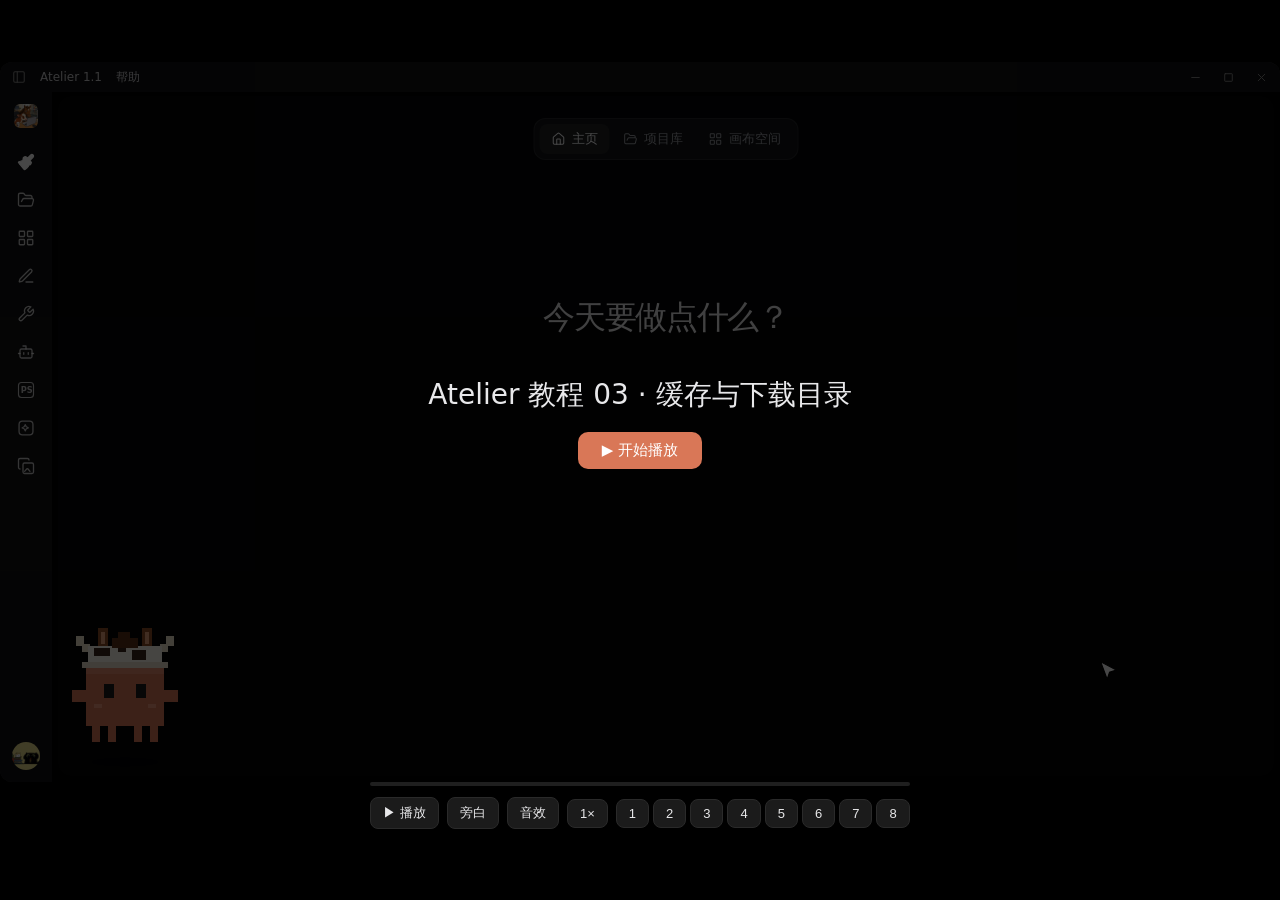
<file: 03-storage/index.html>
<!doctype html>
<html lang="zh-CN">
<head>
<meta charset="utf-8">
<meta name="viewport" content="width=device-width,initial-scale=1">
<title>Atelier 教程 03 · 缓存与下载目录</title>
<link rel="stylesheet" href="../shared/ui.css">
<style>
  /* 项目库 + 全局设置·画布功能·图床（对照应用真实界面） */
  .titlebar { position:absolute; left:0; top:0; right:0; height:30px; display:flex; align-items:center; gap:14px; padding:0 12px; font-size:12px; color:#c8c8cc; background:#111113; }
  .titlebar .i { width:14px; height:14px; color:#888; }
  .titlebar .win { margin-left:auto; display:flex; gap:20px; color:#8a8a8f; align-items:center; }
  .titlebar .win .i { width:13px; height:13px; }
  .side { position:absolute; left:0; top:30px; bottom:0; width:52px; display:flex; flex-direction:column; align-items:center; gap:2px; padding-top:10px; background:#111113; }
  .side .logo { width:24px; height:24px; border-radius:6px; margin:2px 0 14px; object-fit:cover; }
  .side .ic { width:36px; height:36px; display:grid; place-items:center; border-radius:10px; color:rgba(255,255,255,.74); }
  .side .ic .i { width:18px; height:18px; } .side .ic.cur { color:#fff; } .side .ic.cur .i { fill:currentColor; }
  .side .avatar { margin-top:auto; margin-bottom:12px; width:28px; height:28px; border-radius:50%; object-fit:cover; }
  .main { position:absolute; left:58px; top:34px; right:6px; bottom:6px; border-radius:14px; background:#050506; overflow:hidden; }
  .nav { position:absolute; left:50%; top:22px; transform:translateX(-50%); display:flex; gap:2px; padding:5px; background:#111214; border:1px solid var(--edge); border-radius:12px; font-size:13px; }
  .nav span { display:flex; align-items:center; gap:6px; padding:6px 12px; border-radius:8px; color:#9a9ca3; }
  .nav span .i { width:14px; height:14px; } .nav span.cur { color:#fff; background:rgba(255,255,255,.06); }
  .lib { position:absolute; left:60px; right:60px; top:86px; }
  .lib-head { display:flex; align-items:center; gap:22px; font-size:14px; color:#8b8d94; }
  .lib-head .t { padding-bottom:8px; } .lib-head .t.cur { color:#fff; font-weight:600; box-shadow:0 2px 0 #fff; }
  .lib-head .tools { margin-left:auto; display:flex; gap:8px; align-items:center; }
  .search { width:170px; height:34px; display:flex; align-items:center; gap:8px; padding:0 12px; border:1px solid var(--edge); border-radius:10px; background:#111214; font-size:12px; color:#6b6d74; }
  .seg { display:flex; padding:3px; border:1px solid var(--edge); border-radius:10px; background:#111214; }
  .seg span { width:28px; height:26px; display:grid; place-items:center; border-radius:7px; color:#9a9ca3; } .seg .cur { background:rgba(255,255,255,.08); color:#fff; }
  .newb { height:34px; display:flex; align-items:center; gap:6px; padding:0 14px; border:1px solid var(--edge); border-radius:10px; background:#111214; font-size:13px; font-weight:600; }
  .i { width:15px; height:15px; }
  .grid { display:grid; grid-template-columns:repeat(5,1fr); gap:14px; margin-top:18px; }
  .pc { position:relative; border:1px solid var(--edge); border-radius:14px; background:#141416; padding:8px; }
  .pc .th { height:108px; border-radius:9px; display:grid; place-items:center; font-size:26px; color:rgba(255,255,255,.7); position:relative; overflow:hidden; }
  .pc .tag { position:absolute; left:8px; top:8px; font-size:10px; padding:2px 6px; border-radius:6px; background:rgba(0,0,0,.45); color:#ddd; }
  .pc .cloud { position:absolute; right:8px; top:8px; font-size:10px; padding:2px 7px; border-radius:8px; background:rgba(0,0,0,.5); color:#e6f3ff; }
  .pc b { display:block; margin:10px 4px 4px; font-size:13px; } .pc small { display:block; margin:0 4px 2px; font-size:11px; color:#8b8d94; }
  .pc .more { position:absolute; right:12px; bottom:12px; width:22px; height:22px; display:grid; place-items:center; border-radius:6px; color:#8b8d94; }
  .pc.new { display:flex; flex-direction:column; align-items:center; justify-content:center; gap:12px; font-size:13px; color:#cfd0d4; }
  .pc.new .plus { width:40px; height:40px; border-radius:50%; background:#fff; color:#111; display:grid; place-items:center; }
  .g1 { background:linear-gradient(135deg,#3a4250,#22262e); } .g2 { background:linear-gradient(135deg,#6a7d5a,#2c3a2a); }
  .g3 { background:linear-gradient(135deg,#8a6cc0,#3a2d58); } .g4 { background:linear-gradient(135deg,#e28a4a,#6b2f1a); }
  .g5 { background:linear-gradient(135deg,#d9c77a,#7a6a2c); } .g6 { background:linear-gradient(135deg,#4a8ab0,#1d3a52); }
  .g7 { background:linear-gradient(135deg,#b05a7a,#4a1f33); } .g8 { background:linear-gradient(135deg,#5a6070,#262a33); }
  .menu { position:absolute; z-index:31; width:150px; padding:5px; border-radius:12px; background:#1b1c1f; border:1px solid var(--edge); box-shadow:0 18px 50px rgba(0,0,0,.55); font-size:13px; }
  .menu div { display:flex; align-items:center; gap:8px; padding:8px 10px; border-radius:8px; color:#d4d4d8; } .menu .del { color:#f87171; }
  .menu div.cur { background:rgba(255,255,255,.07); }
  .toast { position:absolute; left:50%; top:60px; transform:translateX(-50%); z-index:40; padding:8px 16px; border-radius:10px; background:#1f2a22; border:1px solid #2f5b3a; color:#86efac; font-size:13px; }
  /* 全局设置 · 画布功能 · 图床 */
  .gs { position:absolute; left:150px; top:70px; width:980px; height:600px; z-index:32; display:flex; background:#1c1c1e; border:1px solid rgba(255,255,255,.08); border-radius:22px; box-shadow:0 24px 80px rgba(0,0,0,.6); overflow:hidden; font-size:13px; }
  .gs aside { width:170px; padding:22px 10px; color:#d4d4d8; } .gs aside p { color:#8b8d94; font-size:12px; padding:0 10px 12px; }
  .gs aside div, .gs .sub div { display:flex; align-items:center; gap:8px; padding:8px 10px; border-radius:10px; }
  .gs aside div.cur, .gs .sub div.cur { background:rgba(255,255,255,.08); color:#fff; }
  .gs aside small, .gs .sub small { margin-left:auto; color:#71717a; }
  .gs .sub { width:170px; padding:56px 6px 0; color:#d4d4d8; }
  .gs h2 { position:absolute; left:200px; top:22px; font-size:20px; } .gs .x { position:absolute; right:22px; top:22px; color:#71717a; }
  .gs section { flex:1; padding:58px 28px 0 14px; }
  .gs h3 { font-size:18px; margin-bottom:16px; }
  .gs .row { display:flex; justify-content:space-between; align-items:flex-start; margin-bottom:18px; }
  .gs .row p { color:#8b8d94; font-size:11px; margin-top:3px; max-width:380px; line-height:1.5; }
  .sw { width:40px; height:22px; border-radius:11px; background:#3f3f46; position:relative; transition:.25s; flex:none; }
  .sw::after { content:''; position:absolute; left:3px; top:3px; width:16px; height:16px; border-radius:50%; background:#fff; transition:.25s; }
  .sw.on { background:#3b82f6; } .sw.on::after { left:21px; }
  .prov { display:flex; gap:6px; } .prov span { padding:5px 12px; border-radius:14px; border:1px solid rgba(255,255,255,.12); font-size:12px; color:#d4d4d8; }
  .prov span.cur { background:#fff; color:#111; }
  .gs label { display:block; margin:6px 0 6px; font-size:13px; }
  .gs .in { height:30px; border-bottom:1px solid rgba(255,255,255,.12); padding:6px 0; font-family:Consolas,monospace; color:#e4e4e7; margin-bottom:12px; }
  .gs .in.on { border-color:#9baee7; }
  /* OSS 好处卡片 */
  .perks { position:absolute; left:50%; top:150px; transform:translateX(-50%); z-index:33; display:flex; gap:16px; }
  .perk { width:230px; padding:20px; border-radius:18px; background:linear-gradient(160deg,#1e1f24,#0c0c0f); border:1px solid rgba(255,255,255,.14); box-shadow:0 1px 0 rgba(255,255,255,.08) inset,0 20px 50px rgba(0,0,0,.7); }
  .perk b { display:block; font-size:16px; margin:10px 0 6px; } .perk p { font-size:12px; color:#c4c4cc; line-height:1.6; }
  .perk .e { font-size:26px; }
  .shade { position:absolute; inset:0; background:rgba(0,0,0,.8); z-index:29; }
  /* 全局设置 · 存储（对照应用真实界面） */
  .hello3 { position:absolute; left:50%; top:200px; transform:translateX(-50%); font-size:32px; font-weight:500; letter-spacing:-.04em; white-space:nowrap; }
  .pop3 { position:absolute; left:58px; bottom:16px; width:200px; z-index:30; background:#1b1c1f; border:1px solid var(--edge); border-radius:12px; padding:5px; font-size:13px; box-shadow:0 18px 50px rgba(0,0,0,.5); }
  .pop3 div { padding:7px 12px; border-radius:7px; color:#c9cacf; }
  .st { position:absolute; left:150px; top:70px; width:980px; height:600px; z-index:32; display:flex; background:#1c1c1e; border:1px solid rgba(255,255,255,.08); border-radius:22px; box-shadow:0 24px 80px rgba(0,0,0,.6); overflow:hidden; font-size:13px; }
  .st aside { width:200px; padding:22px 12px; color:#d4d4d8; } .st aside p { color:#8b8d94; font-size:12px; padding:0 12px 12px; }
  .st aside div { display:flex; padding:9px 12px; border-radius:10px; } .st aside div.cur { background:rgba(255,255,255,.1); color:#fff; }
  .st aside small { margin-left:auto; color:#71717a; }
  .st section { flex:1; padding:24px 28px; position:relative; }
  .st h2 { font-size:20px; font-weight:600; margin-bottom:20px; } .st .x { position:absolute; right:26px; top:28px; color:#71717a; }
  .blk { margin-bottom:22px; border-radius:12px; } .blk .hd { display:flex; justify-content:space-between; align-items:flex-start; }
  .blk b { font-size:14px; } .blk p { font-size:11.5px; color:#8b8d94; margin-top:4px; max-width:440px; line-height:1.5; }
  .pill { display:inline-flex; align-items:center; gap:6px; height:30px; padding:0 12px; border-radius:15px; background:#2a2a2d; color:#e4e4e7; font-size:12px; margin-left:8px; }
  .path { margin-top:12px; height:38px; padding:10px 14px; border-radius:10px; background:#27272a; color:#e4e4e7; font-size:13px; transition:color .3s; }
  .path.empty { color:#f87171; }
  .sw2 { width:40px; height:22px; border-radius:11px; background:#3f3f46; position:relative; transition:.25s; }
  .sw2::after { content:''; position:absolute; left:3px; top:3px; width:16px; height:16px; border-radius:50%; background:#fff; transition:.25s; }
  .sw2.on { background:#3b82f6; } .sw2.on::after { left:21px; }
  .mem { height:6px; border-radius:3px; background:#2a2a2d; margin-top:10px; } .mem i { display:block; width:7%; height:100%; border-radius:3px; background:#a1a1aa; }
  /* 系统文件夹选择器（示意） */
  .picker { position:absolute; left:400px; top:170px; width:500px; z-index:36; background:#202023; border:1px solid rgba(255,255,255,.12); border-radius:14px; box-shadow:0 30px 80px rgba(0,0,0,.75); font-size:13px; overflow:hidden; }
  .picker header { padding:12px 16px; border-bottom:1px solid rgba(255,255,255,.08); color:#e4e4e7; }
  .picker .fl div { padding:9px 16px; color:#c9cacf; } .picker .fl div.cur { background:rgba(59,130,246,.28); color:#fff; }
  .picker footer { display:flex; justify-content:flex-end; gap:8px; padding:12px 16px; border-top:1px solid rgba(255,255,255,.08); }
  .picker footer span { padding:6px 14px; border-radius:8px; background:#2a2a2d; } .picker footer .ok { background:#3b82f6; color:#fff; }
  /* 重要提醒卡（深色底，保证文字清楚） */
  .warn { position:absolute; left:50%; top:190px; transform:translateX(-50%); z-index:34; width:660px; padding:26px 30px; border-radius:20px;
    background:linear-gradient(160deg,#1e1f24,#0c0c0f); border:1px solid rgba(248,113,113,.4); box-shadow:0 24px 70px rgba(0,0,0,.8); }
  .warn h3 { font-size:20px; color:#fca5a5; margin-bottom:12px; } .warn li { margin:8px 0 0 18px; font-size:14px; color:#e4e4e7; line-height:1.6; }
  .tips { position:absolute; left:50%; top:200px; transform:translateX(-50%); z-index:34; display:flex; gap:16px; }
  .tip { width:230px; padding:20px; border-radius:18px; background:linear-gradient(160deg,#1e1f24,#0c0c0f); border:1px solid rgba(255,255,255,.14); box-shadow:0 20px 50px rgba(0,0,0,.7); }
  .tip b { display:block; font-size:16px; margin:10px 0 6px; } .tip p { font-size:12px; color:#c4c4cc; line-height:1.6; } .tip .e { font-size:26px; }

</style>
</head>
<body>
<svg width="0" height="0" style="position:absolute"><defs>
<symbol id="l-paintbrush" viewBox="0 0 24 24"><path d="m14.622 17.897-10.68-2.913"/><path d="M18.376 2.622a1 1 0 1 1 3.002 3.002L17.36 9.643a.5.5 0 0 0 0 .707l.944.944a2.41 2.41 0 0 1 0 3.408l-.944.944a.5.5 0 0 1-.707 0L8.354 7.348a.5.5 0 0 1 0-.707l.944-.944a2.41 2.41 0 0 1 3.408 0l.944.944a.5.5 0 0 0 .707 0z"/><path d="M9 8c-1.804 2.71-3.97 3.46-6.583 3.948a.507.507 0 0 0-.302.819l7.32 8.883a1 1 0 0 0 1.185.204C12.735 20.405 16 16.792 16 15"/></symbol>
<symbol id="l-folder-open" viewBox="0 0 24 24"><path d="m6 14 1.5-2.9A2 2 0 0 1 9.24 10H20a2 2 0 0 1 1.94 2.5l-1.54 6a2 2 0 0 1-1.95 1.5H4a2 2 0 0 1-2-2V5a2 2 0 0 1 2-2h3.9a2 2 0 0 1 1.69.9l.81 1.2a2 2 0 0 0 1.67.9H18a2 2 0 0 1 2 2v2"/></symbol>
<symbol id="l-layout-grid" viewBox="0 0 24 24"><rect width="7" height="7" x="3" y="3" rx="1"/><rect width="7" height="7" x="14" y="3" rx="1"/><rect width="7" height="7" x="14" y="14" rx="1"/><rect width="7" height="7" x="3" y="14" rx="1"/></symbol>
<symbol id="l-pen-line" viewBox="0 0 24 24"><path d="M12 20h9"/><path d="M16.376 3.622a1 1 0 0 1 3.002 3.002L7.368 18.635a2 2 0 0 1-.855.506l-2.872.838a.5.5 0 0 1-.62-.62l.838-2.872a2 2 0 0 1 .506-.854z"/></symbol>
<symbol id="l-wrench" viewBox="0 0 24 24"><path d="M14.7 6.3a1 1 0 0 0 0 1.4l1.6 1.6a1 1 0 0 0 1.4 0l3.77-3.77a6 6 0 0 1-7.94 7.94l-6.91 6.91a2.12 2.12 0 0 1-3-3l6.91-6.91a6 6 0 0 1 7.94-7.94l-3.76 3.76z"/></symbol>
<symbol id="l-bot" viewBox="0 0 24 24"><path d="M12 8V4H8"/><rect width="16" height="12" x="4" y="8" rx="2"/><path d="M2 14h2"/><path d="M20 14h2"/><path d="M15 13v2"/><path d="M9 13v2"/></symbol>
<symbol id="l-ps" viewBox="0 0 24 24"><rect x="2" y="2" width="20" height="20" rx="4"/><text x="5" y="16" fill="currentColor" stroke="none" font-size="11" font-family="system-ui,sans-serif" font-weight="600">PS</text></symbol>
<symbol id="l-desk" viewBox="0 0 24 24"><rect x="2.75" y="2.75" width="18.5" height="18.5" rx="4.5"/><path d="M11 7.5c.5 2.6 1.6 3.7 4.2 4.2-2.6.5-3.7 1.6-4.2 4.2-.5-2.6-1.6-3.7-4.2-4.2 2.6-.5 3.7-1.6 4.2-4.2Z"/></symbol>
<symbol id="l-mat" viewBox="0 0 24 24"><path d="M4 16c-1.1 0-2-.9-2-2V4c0-1.1.9-2 2-2h10c1.1 0 2 .9 2 2"/><rect x="8" y="8" width="14" height="14" rx="2"/><path d="M10.15 19.15 13.2 15.7a.85.85 0 0 1 1.25 0l2.85 3.45"/></symbol>
<symbol id="l-house" viewBox="0 0 24 24"><path d="M15 21v-8a1 1 0 0 0-1-1h-4a1 1 0 0 0-1 1v8"/><path d="M3 10a2 2 0 0 1 .709-1.528l7-5.999a2 2 0 0 1 2.582 0l7 5.999A2 2 0 0 1 21 10v9a2 2 0 0 1-2 2H5a2 2 0 0 1-2-2z"/></symbol>
<symbol id="l-search" viewBox="0 0 24 24"><circle cx="11" cy="11" r="8"/><path d="m21 21-4.3-4.3"/></symbol>
<symbol id="l-list" viewBox="0 0 24 24"><path d="M3 12h.01M3 18h.01M3 6h.01M8 12h13M8 18h13M8 6h13"/></symbol>
<symbol id="l-plus" viewBox="0 0 24 24"><path d="M5 12h14"/><path d="M12 5v14"/></symbol>
<symbol id="l-dots" viewBox="0 0 24 24"><circle cx="12" cy="5" r="1"/><circle cx="12" cy="12" r="1"/><circle cx="12" cy="19" r="1"/></symbol>
<symbol id="l-pencil" viewBox="0 0 24 24"><path d="M21.17 6.81a1 1 0 0 0-3.99-3.99L3.84 16.17a2 2 0 0 0-.5.83l-1.32 4.35a.5.5 0 0 0 .62.62l4.35-1.32a2 2 0 0 0 .83-.5z"/></symbol>
<symbol id="l-upload" viewBox="0 0 24 24"><path d="M21 15v4a2 2 0 0 1-2 2H5a2 2 0 0 1-2-2v-4"/><path d="m17 8-5-5-5 5"/><path d="M12 3v12"/></symbol>
<symbol id="l-trash" viewBox="0 0 24 24"><path d="M3 6h18"/><path d="M19 6v14c0 1-1 2-2 2H7c-1 0-2-1-2-2V6"/><path d="M8 6V4c0-1 1-2 2-2h4c1 0 2 1 2 2v2"/></symbol>
<symbol id="l-cloud" viewBox="0 0 24 24"><path d="M17.5 19H9a7 7 0 1 1 6.71-9h1.79a4.5 4.5 0 1 1 0 9Z"/></symbol>
<symbol id="i-panel" viewBox="0 0 24 24"><rect x="3" y="3" width="18" height="18" rx="2"/><path d="M9 3v18"/></symbol>
<symbol id="i-min" viewBox="0 0 24 24"><path d="M5 12h14"/></symbol>
<symbol id="i-max" viewBox="0 0 24 24"><rect x="5" y="5" width="14" height="14" rx="1"/></symbol>
<symbol id="i-x" viewBox="0 0 24 24"><path d="M18 6 6 18M6 6l12 12"/></symbol>
</defs></svg>

<div id="wrap"><div id="stage">
 <div id="cam">
  <div class="titlebar"><svg class="i"><use href="#i-panel"/></svg><span>Atelier 1.1</span><span>帮助</span>
    <span class="win"><svg class="i"><use href="#i-min"/></svg><svg class="i"><use href="#i-max"/></svg><svg class="i"><use href="#i-x"/></svg></span></div>
  <div class="side" id="side">
    <img class="logo" src="../assets/logo.png" alt="">
    <span class="ic cur" title="开始创作"><svg class="i"><use href="#l-paintbrush"/></svg></span>
    <span class="ic" id="s-lib" title="项目库"><svg class="i"><use href="#l-folder-open"/></svg></span>
    <span class="ic"><svg class="i"><use href="#l-layout-grid"/></svg></span>
    <span class="ic"><svg class="i"><use href="#l-pen-line"/></svg></span>
    <span class="ic"><svg class="i"><use href="#l-wrench"/></svg></span>
    <span class="ic"><svg class="i"><use href="#l-bot"/></svg></span>
    <span class="ic"><svg class="i" style="stroke-width:1.5"><use href="#l-ps"/></svg></span>
    <span class="ic"><svg class="i"><use href="#l-desk"/></svg></span>
    <span class="ic"><svg class="i"><use href="#l-mat"/></svg></span>
    <img class="avatar" id="avatar" src="../assets/avatar.jpg" alt="">
  </div>
  <div class="main">
    <div class="nav"><span class="cur"><svg class="i"><use href="#l-house"/></svg>主页</span><span><svg class="i"><use href="#l-folder-open"/></svg>项目库</span><span><svg class="i"><use href="#l-layout-grid"/></svg>画布空间</span></div>
    <div class="hello3">今天要做点什么？</div>
  </div>
  <div class="pop3" id="profile" hidden><div>个人记忆 · 知序</div><div id="p-set">设置</div><div>检查更新</div></div>

  <div class="shade" id="shade" hidden></div>
  <div class="warn" id="warn" hidden><h3>⚠ 第一次使用画布，必须先设置这两个目录</h3><ul>
    <li>没设置资源缓存目录：画布生成的图片、视频存不下来，关掉再开就没了</li>
    <li>没设置下载目录：顶栏下载素材会失败，或者找不到文件</li>
    <li>还可能出现保存失败、素材丢失、节点报错等问题</li></ul></div>
  <div class="tips" id="tips" hidden>
    <div class="tip"><span class="e">💽</span><b>选空间大的盘</b><p>生成的图和视频会越来越多，建议放在 D 盘、E 盘这类空间充足的硬盘。</p></div>
    <div class="tip"><span class="e">📁</span><b>用固定文件夹</b><p>新建一个专用文件夹，路径里尽量不要有空格和特殊符号。</p></div>
    <div class="tip"><span class="e">🔁</span><b>换目录不搬数据</b><p>更换缓存目录不会复制旧数据，切回原目录就能看到以前的项目。</p></div>
  </div>

  <div class="st" id="settings" hidden>
    <aside><p>全局设置</p><div>隐私</div><div>画布功能</div><div>API 接入</div><div>对话<small>357</small></div><div>绘画<small>215</small></div><div>视频<small>299</small></div><div>3D<small>22</small></div><div>音乐<small>29</small></div><div>语音<small>42</small></div><div id="a-store">存储</div><div>语言</div></aside>
    <section id="sec">
      <h2>存储</h2><span class="x">✕</span>
      <div class="blk" id="b-cache"><div class="hd"><div><b>资源缓存目录</b><p>按目录独立保存对话、项目与生成文件。更换后刷新界面，不复制或合并旧数据；切回原目录即可查看。</p></div>
        <div style="white-space:nowrap"><span class="pill" id="c-change">📁 更换位置</span><span class="pill" id="c-open">↗ 打开文件夹</span></div></div>
        <div class="path empty" id="c-path">未设置</div></div>
      <div class="blk" id="b-dl"><div class="hd"><div><b>下载目录</b><p>顶栏下载所选素材时使用的保存位置。</p></div>
        <div style="white-space:nowrap"><span class="pill" id="d-change">📁 更改位置</span><span class="pill">↗ 打开文件夹</span></div></div>
        <div class="path empty" id="d-path">未设置</div></div>
      <div class="blk" id="b-auto"><div class="hd"><div><b>项目管理自动保存</b><p>在当前资源缓存目录中自动保存项目。</p></div><span class="sw2" id="sw-auto"></span></div></div>
      <div class="blk" id="b-mem"><div class="hd"><div><b>内存管理</b><p>JavaScript 堆内存 277.0MB / 4288.0MB (6.5%) · 系统总内存 95.77 GB</p></div><span class="pill">🗑 清理内存</span></div><div class="mem"><i></i></div></div>
    </section>
  </div>

  <div class="picker" id="picker" hidden><header id="pk-title">选择资源缓存目录</header>
    <div class="fl"><div>📁 C:\</div><div>📁 D:\</div><div id="pk-a">📁 E:\Atelier\缓存</div><div id="pk-b">📁 E:\Atelier\下载</div></div>
    <footer><span>取消</span><span class="ok" id="pk-ok">选择文件夹</span></footer></div>

  <div id="cursor"><svg width="22" height="22" viewBox="0 0 24 24"><path d="M3 2l7 19 2.6-7.6L20 11z" fill="#fff" stroke="#000" stroke-width="1.2"/></svg></div>
 </div>

  <div id="mascot" data-mood="">
    <div class="flipper"><div class="bob">
      <svg viewBox="0 0 130 150" width="130" height="150" shape-rendering="crispEdges">
        <g class="hat">
          <rect x="22" y="22" width="8" height="8" fill="#f3e6cf"/><rect x="16" y="14" width="8" height="10" fill="#f3e6cf"/>
          <rect x="100" y="22" width="8" height="8" fill="#f3e6cf"/><rect x="106" y="14" width="8" height="10" fill="#f3e6cf"/>
          <rect x="38" y="6" width="10" height="20" fill="#8b4a25"/><rect x="41" y="10" width="4" height="12" fill="#e8a27a"/>
          <rect x="82" y="6" width="10" height="20" fill="#8b4a25"/><rect x="85" y="10" width="4" height="12" fill="#e8a27a"/>
          <rect x="28" y="24" width="74" height="18" fill="#fbf7ef"/>
          <rect x="34" y="26" width="16" height="8" fill="#3a2418"/><rect x="72" y="28" width="14" height="10" fill="#3a2418"/><rect x="58" y="24" width="8" height="6" fill="#3a2418"/>
          <rect x="52" y="16" width="26" height="10" fill="#5a2e16"/><rect x="58" y="10" width="12" height="8" fill="#5a2e16"/>
          <rect x="22" y="40" width="86" height="6" fill="#e9dfcd"/>
        </g>
        <rect x="26" y="46" width="78" height="58" fill="#d97757"/><rect x="26" y="46" width="78" height="6" fill="#e48a6b"/>
        <rect class="arm-l" x="12" y="68" width="14" height="12" fill="#d97757"/><rect class="arm-r" x="104" y="68" width="14" height="12" fill="#d97757"/>
        <rect class="eye" x="44" y="62" width="10" height="14" fill="#1a1a1a"/><rect class="eye" x="76" y="62" width="10" height="14" fill="#1a1a1a"/>
        <rect x="34" y="82" width="8" height="4" fill="#f3a083" opacity=".8"/><rect x="88" y="82" width="8" height="4" fill="#f3a083" opacity=".8"/>
        <g><rect class="leg" x="32" y="104" width="8" height="16" fill="#d97757"/><rect class="leg" x="48" y="104" width="8" height="16" fill="#d97757"/>
        <rect class="leg" x="74" y="104" width="8" height="16" fill="#d97757"/><rect class="leg" x="90" y="104" width="8" height="16" fill="#d97757"/></g>
        <ellipse cx="65" cy="140" rx="34" ry="5" fill="#000" opacity=".35" shape-rendering="auto"/>
      </svg>
    </div></div>
    <div class="bubble"></div>
  </div>

  <div id="subtitle"></div>
  <div id="overlay"><h2>Atelier 教程 03 · 缓存与下载目录</h2><span class="go">▶ 开始播放</span></div>
</div></div>
<div class="ctrl"><button id="btn-play">▶ 播放</button><button id="btn-voice">旁白</button><button id="btn-sfx">音效</button><div id="steps"></div></div>

<script src="../shared/player.js"></script>
<script>
const $ = (s) => document.querySelector(s);
const show = (id, on) => { const e = document.getElementById(id); e.hidden = !on; if (on) { e.classList.remove('fade-in'); void e.offsetWidth; e.classList.add('fade-in'); } };
const setPath = (id, text) => { const e = $(id); e.textContent = text; e.classList.remove('empty'); };
// 打开系统文件夹选择器，选中一项后确认
const choose = async (a, title, item) => {
  $('#pk-title').textContent = title;
  document.querySelectorAll('.picker .fl div').forEach((d) => d.classList.remove('cur'));
  show('picker', true); a.sfx.pop(); await a.sleep(300);
  await a.click(item); $(item).classList.add('cur'); await a.sleep(250);
  await a.click('#pk-ok'); show('picker', false);
};
const reset = (a) => {
  ['profile','shade','warn','tips','settings','picker'].forEach((id) => show(id, false));
  ['#c-path','#d-path'].forEach((s) => { $(s).textContent = '未设置'; $(s).classList.add('empty'); });
  $('#sw-auto').classList.remove('on'); $('#a-store').classList.remove('cur');
  a.focus(null);
};

Player.init([
  { title:'欢迎', mood:'happy', say:'嗨，第三课来啦。这节课很重要：教你设置资源缓存目录和下载目录。',
    act: async (a) => { await a.cam(null, 1, 10); await a.walk(560, 330, 1200); a.say('很重要！'); await a.hop([1060, 420]); } },
  { title:'为什么必须设置', mood:'think', say:'第一次使用画布，一定要先设置这两个目录。不然画布生成的内容存不下来，下载也会失败，还可能出现保存出错、素材丢失之类的问题。',
    act: async (a) => {
      show('shade', true); show('warn', true); a.sfx.whoosh(); await a.cam('#warn', 1.25, 900);
      await a.hop([170, 260]); for (const li of document.querySelectorAll('.warn li')) { await a.move(li, 700); a.sfx.pop(); await a.sleep(1300); }
    } },
  { title:'打开存储设置', mood:'point', say:'设置方法很简单。点左下角头像，选设置，进入全局设置，然后点左边的存储。',
    act: async (a) => {
      show('warn', false); show('shade', false); await a.cam('#avatar', 2, 1000, 300, -160); await a.hop([300, 380]);
      await a.click('#avatar'); show('profile', true); a.sfx.pop(); await a.sleep(400);
      await a.click('#p-set'); show('profile', false); await a.cam(null, 1, 800);
      show('shade', true); show('settings', true); a.sfx.whoosh();
      await a.click('#a-store'); $('#a-store').classList.add('cur'); a.focus('#a-store');
    } },
  { title:'资源缓存目录', mood:'talk', say:'第一项是资源缓存目录，对话、项目和画布生成的文件都存在这里。点更换位置，选一个文件夹就行。',
    act: async (a) => {
      a.focus(null); await a.cam('#b-cache', 1.6, 1000, 0, 60); await a.hop([1090, 250]); a.focus('#b-cache');
      await a.click('#c-change'); a.focus(null); await choose(a, '选择资源缓存目录', '#pk-a');
      setPath('#c-path', 'E:\\Atelier\\缓存'); a.sfx.ding(); a.say('存好啦');
    } },
  { title:'下载目录', mood:'point', say:'第二项是下载目录，用顶栏下载素材时，文件会保存到这里。同样点更改位置，选好文件夹。',
    act: async (a) => {
      await a.cam('#b-dl', 1.6, 1000, 0, 40); a.focus('#b-dl');
      await a.click('#d-change'); a.focus(null); await choose(a, '选择下载目录', '#pk-b');
      setPath('#d-path', 'E:\\Atelier\\下载'); a.sfx.ding();
    } },
  { title:'自动保存', mood:'happy', say:'下面的项目管理自动保存，建议也打开。项目会自动存进刚才的缓存目录，不怕忘记保存。',
    act: async (a) => {
      await a.cam('#b-auto', 1.6, 900, 0, 0); a.focus('#b-auto'); await a.hop([1100, 330]);
      await a.click('#sw-auto'); $('#sw-auto').classList.add('on'); a.sfx.pop(); a.say('开！');
    } },
  { title:'小建议', mood:'think', say:'几个小建议：目录放在空间大的硬盘上，用一个固定的专用文件夹。更换缓存目录不会搬走旧数据，切回原来的目录就能看到以前的项目。',
    act: async (a) => {
      a.focus(null); await a.cam(null, 1, 900); show('settings', false); show('tips', true); a.sfx.whoosh();
      await a.hop([90, 470]); for (const t of document.querySelectorAll('.tip')) { await a.move(t, 700); a.sfx.pop(); await a.sleep(1500); }
    } },
  { title:'结束', mood:'happy', say:'好啦，两个目录都设置好了，画布的内容就能稳稳存下来。下一课，我们正式进入画布开始创作，下课啦！',
    act: async (a) => {
      show('tips', false); show('shade', false); await a.cam(null, 1, 900);
      await a.hop([560, 300]); a.say('下课～'); await a.hop([620, 280]); await a.hop([560, 300]);
    } },
], reset);
</script>
</body>
</html>
</file>
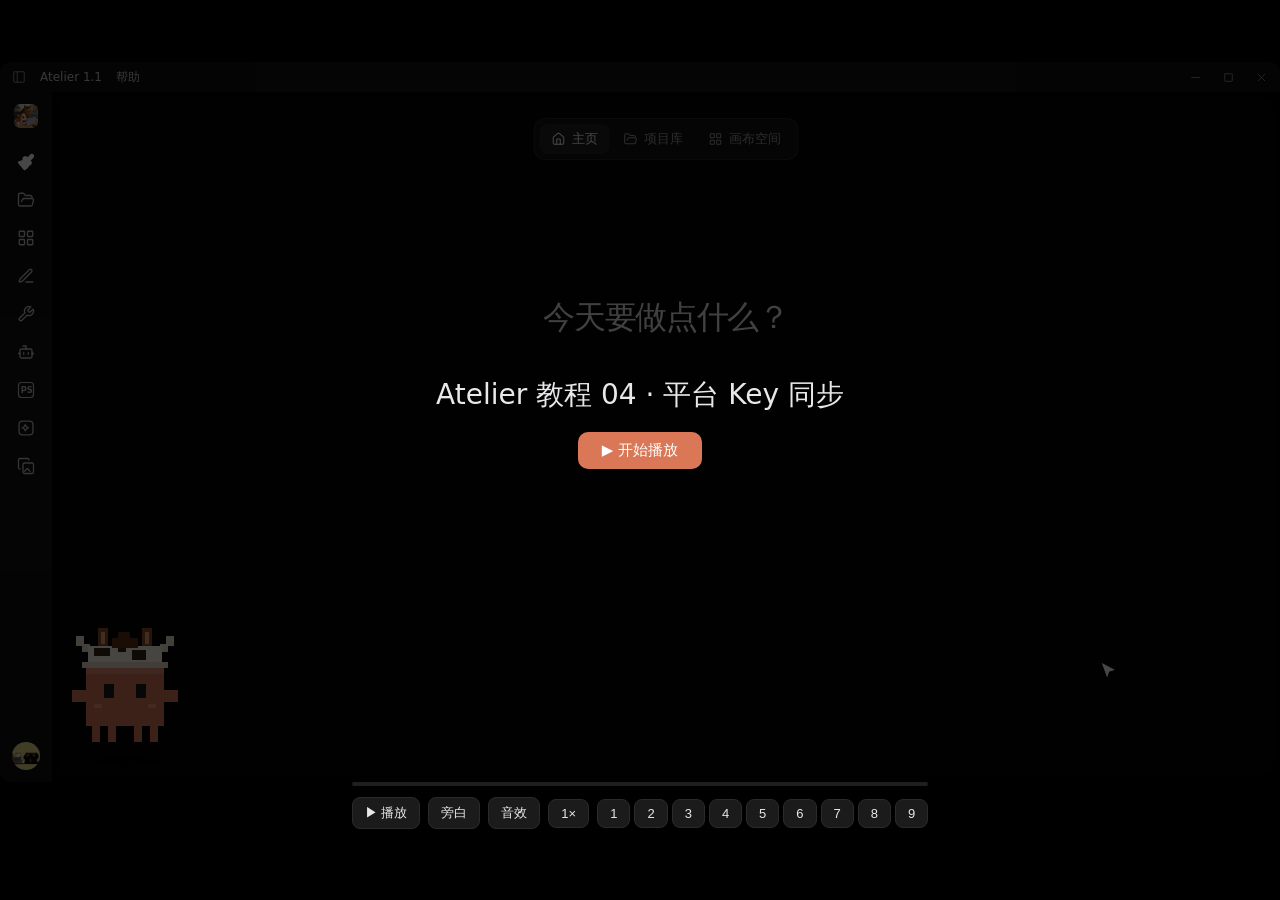
<file: 04-platform-keys/index.html>
<!doctype html>
<html lang="zh-CN">
<head>
<meta charset="utf-8">
<meta name="viewport" content="width=device-width,initial-scale=1">
<title>Atelier 教程 04 · 平台 Key 同步</title>
<link rel="stylesheet" href="../shared/ui.css">
<style>
  /* 项目库 + 全局设置·画布功能·图床（对照应用真实界面） */
  .titlebar { position:absolute; left:0; top:0; right:0; height:30px; display:flex; align-items:center; gap:14px; padding:0 12px; font-size:12px; color:#c8c8cc; background:#111113; }
  .titlebar .i { width:14px; height:14px; color:#888; }
  .titlebar .win { margin-left:auto; display:flex; gap:20px; color:#8a8a8f; align-items:center; }
  .titlebar .win .i { width:13px; height:13px; }
  .side { position:absolute; left:0; top:30px; bottom:0; width:52px; display:flex; flex-direction:column; align-items:center; gap:2px; padding-top:10px; background:#111113; }
  .side .logo { width:24px; height:24px; border-radius:6px; margin:2px 0 14px; object-fit:cover; }
  .side .ic { width:36px; height:36px; display:grid; place-items:center; border-radius:10px; color:rgba(255,255,255,.74); }
  .side .ic .i { width:18px; height:18px; } .side .ic.cur { color:#fff; } .side .ic.cur .i { fill:currentColor; }
  .side .avatar { margin-top:auto; margin-bottom:12px; width:28px; height:28px; border-radius:50%; object-fit:cover; }
  .main { position:absolute; left:58px; top:34px; right:6px; bottom:6px; border-radius:14px; background:#050506; overflow:hidden; }
  .nav { position:absolute; left:50%; top:22px; transform:translateX(-50%); display:flex; gap:2px; padding:5px; background:#111214; border:1px solid var(--edge); border-radius:12px; font-size:13px; }
  .nav span { display:flex; align-items:center; gap:6px; padding:6px 12px; border-radius:8px; color:#9a9ca3; }
  .nav span .i { width:14px; height:14px; } .nav span.cur { color:#fff; background:rgba(255,255,255,.06); }
  .lib { position:absolute; left:60px; right:60px; top:86px; }
  .lib-head { display:flex; align-items:center; gap:22px; font-size:14px; color:#8b8d94; }
  .lib-head .t { padding-bottom:8px; } .lib-head .t.cur { color:#fff; font-weight:600; box-shadow:0 2px 0 #fff; }
  .lib-head .tools { margin-left:auto; display:flex; gap:8px; align-items:center; }
  .search { width:170px; height:34px; display:flex; align-items:center; gap:8px; padding:0 12px; border:1px solid var(--edge); border-radius:10px; background:#111214; font-size:12px; color:#6b6d74; }
  .seg { display:flex; padding:3px; border:1px solid var(--edge); border-radius:10px; background:#111214; }
  .seg span { width:28px; height:26px; display:grid; place-items:center; border-radius:7px; color:#9a9ca3; } .seg .cur { background:rgba(255,255,255,.08); color:#fff; }
  .newb { height:34px; display:flex; align-items:center; gap:6px; padding:0 14px; border:1px solid var(--edge); border-radius:10px; background:#111214; font-size:13px; font-weight:600; }
  .i { width:15px; height:15px; }
  .grid { display:grid; grid-template-columns:repeat(5,1fr); gap:14px; margin-top:18px; }
  .pc { position:relative; border:1px solid var(--edge); border-radius:14px; background:#141416; padding:8px; }
  .pc .th { height:108px; border-radius:9px; display:grid; place-items:center; font-size:26px; color:rgba(255,255,255,.7); position:relative; overflow:hidden; }
  .pc .tag { position:absolute; left:8px; top:8px; font-size:10px; padding:2px 6px; border-radius:6px; background:rgba(0,0,0,.45); color:#ddd; }
  .pc .cloud { position:absolute; right:8px; top:8px; font-size:10px; padding:2px 7px; border-radius:8px; background:rgba(0,0,0,.5); color:#e6f3ff; }
  .pc b { display:block; margin:10px 4px 4px; font-size:13px; } .pc small { display:block; margin:0 4px 2px; font-size:11px; color:#8b8d94; }
  .pc .more { position:absolute; right:12px; bottom:12px; width:22px; height:22px; display:grid; place-items:center; border-radius:6px; color:#8b8d94; }
  .pc.new { display:flex; flex-direction:column; align-items:center; justify-content:center; gap:12px; font-size:13px; color:#cfd0d4; }
  .pc.new .plus { width:40px; height:40px; border-radius:50%; background:#fff; color:#111; display:grid; place-items:center; }
  .g1 { background:linear-gradient(135deg,#3a4250,#22262e); } .g2 { background:linear-gradient(135deg,#6a7d5a,#2c3a2a); }
  .g3 { background:linear-gradient(135deg,#8a6cc0,#3a2d58); } .g4 { background:linear-gradient(135deg,#e28a4a,#6b2f1a); }
  .g5 { background:linear-gradient(135deg,#d9c77a,#7a6a2c); } .g6 { background:linear-gradient(135deg,#4a8ab0,#1d3a52); }
  .g7 { background:linear-gradient(135deg,#b05a7a,#4a1f33); } .g8 { background:linear-gradient(135deg,#5a6070,#262a33); }
  .menu { position:absolute; z-index:31; width:150px; padding:5px; border-radius:12px; background:#1b1c1f; border:1px solid var(--edge); box-shadow:0 18px 50px rgba(0,0,0,.55); font-size:13px; }
  .menu div { display:flex; align-items:center; gap:8px; padding:8px 10px; border-radius:8px; color:#d4d4d8; } .menu .del { color:#f87171; }
  .menu div.cur { background:rgba(255,255,255,.07); }
  .toast { position:absolute; left:50%; top:60px; transform:translateX(-50%); z-index:40; padding:8px 16px; border-radius:10px; background:#1f2a22; border:1px solid #2f5b3a; color:#86efac; font-size:13px; }
  /* 全局设置 · 画布功能 · 图床 */
  .gs { position:absolute; left:150px; top:70px; width:980px; height:600px; z-index:32; display:flex; background:#1c1c1e; border:1px solid rgba(255,255,255,.08); border-radius:22px; box-shadow:0 24px 80px rgba(0,0,0,.6); overflow:hidden; font-size:13px; }
  .gs aside { width:170px; padding:22px 10px; color:#d4d4d8; } .gs aside p { color:#8b8d94; font-size:12px; padding:0 10px 12px; }
  .gs aside div, .gs .sub div { display:flex; align-items:center; gap:8px; padding:8px 10px; border-radius:10px; }
  .gs aside div.cur, .gs .sub div.cur { background:rgba(255,255,255,.08); color:#fff; }
  .gs aside small, .gs .sub small { margin-left:auto; color:#71717a; }
  .gs .sub { width:170px; padding:56px 6px 0; color:#d4d4d8; }
  .gs h2 { position:absolute; left:200px; top:22px; font-size:20px; } .gs .x { position:absolute; right:22px; top:22px; color:#71717a; }
  .gs section { flex:1; padding:58px 28px 0 14px; }
  .gs h3 { font-size:18px; margin-bottom:16px; }
  .gs .row { display:flex; justify-content:space-between; align-items:flex-start; margin-bottom:18px; }
  .gs .row p { color:#8b8d94; font-size:11px; margin-top:3px; max-width:380px; line-height:1.5; }
  .sw { width:40px; height:22px; border-radius:11px; background:#3f3f46; position:relative; transition:.25s; flex:none; }
  .sw::after { content:''; position:absolute; left:3px; top:3px; width:16px; height:16px; border-radius:50%; background:#fff; transition:.25s; }
  .sw.on { background:#3b82f6; } .sw.on::after { left:21px; }
  .prov { display:flex; gap:6px; } .prov span { padding:5px 12px; border-radius:14px; border:1px solid rgba(255,255,255,.12); font-size:12px; color:#d4d4d8; }
  .prov span.cur { background:#fff; color:#111; }
  .gs label { display:block; margin:6px 0 6px; font-size:13px; }
  .gs .in { height:30px; border-bottom:1px solid rgba(255,255,255,.12); padding:6px 0; font-family:Consolas,monospace; color:#e4e4e7; margin-bottom:12px; }
  .gs .in.on { border-color:#9baee7; }
  /* OSS 好处卡片 */
  .perks { position:absolute; left:50%; top:150px; transform:translateX(-50%); z-index:33; display:flex; gap:16px; }
  .perk { width:230px; padding:20px; border-radius:18px; background:linear-gradient(160deg,#1e1f24,#0c0c0f); border:1px solid rgba(255,255,255,.14); box-shadow:0 1px 0 rgba(255,255,255,.08) inset,0 20px 50px rgba(0,0,0,.7); }
  .perk b { display:block; font-size:16px; margin:10px 0 6px; } .perk p { font-size:12px; color:#c4c4cc; line-height:1.6; }
  .perk .e { font-size:26px; }
  .shade { position:absolute; inset:0; background:rgba(0,0,0,.8); z-index:29; }
  /* 第四课：平台令牌同步（对照 SettingsPanel 平台令牌页） */
  .hello3 { position:absolute; left:50%; top:200px; transform:translateX(-50%); font-size:32px; font-weight:500; letter-spacing:-.04em; white-space:nowrap; }
  .pop3 { position:absolute; left:58px; bottom:16px; width:200px; z-index:30; background:#1b1c1f; border:1px solid var(--edge); border-radius:12px; padding:5px; font-size:13px; box-shadow:0 18px 50px rgba(0,0,0,.5); }
  .pop3 div { padding:7px 12px; border-radius:7px; color:#c9cacf; }
  /* Comfly 个人中心 · 安全设置（白底蓝色，简化） */
  .web { position:absolute; left:90px; top:50px; width:1100px; height:610px; z-index:32; border-radius:14px; overflow:hidden; box-shadow:0 30px 80px rgba(0,0,0,.75); font-size:13px; font-family:"Microsoft YaHei",sans-serif; }
  .cf { background:#f6f8fb; color:#1f2937; height:100%; }
  .cf .top { height:46px; display:flex; align-items:center; gap:22px; padding:0 18px; background:#fff; border-bottom:1px solid #e5e7eb; color:#374151; }
  .cf .top b { color:#1d4ed8; font-size:15px; } .cf .top .av { margin-left:auto; padding:4px 12px; border-radius:14px; background:#eef2ff; color:#1d4ed8; font-size:12px; }
  .cf .bd { display:flex; gap:16px; padding:16px; }
  .cf .nav1 { width:130px; background:#fff; border-radius:12px; padding:8px; box-shadow:0 2px 10px rgba(0,0,0,.05); }
  .cf .nav1 div { padding:8px 10px; border-radius:8px; color:#374151; } .cf .nav1 .cur { background:#2563eb; color:#fff; }
  .cf .mid { flex:1; }
  .cf .head { display:flex; align-items:center; gap:12px; }
  .cf .head .ic { width:40px; height:40px; border-radius:10px; background:#3b82f6; color:#fff; display:grid; place-items:center; font-weight:700; }
  .cf .chip { display:inline-block; padding:2px 8px; margin-right:6px; border:1px solid #e5e7eb; border-radius:10px; font-size:11px; color:#6b7280; background:#fff; }
  .cf .bal { display:flex; gap:10px; margin:12px 0; } .cf .bal div { flex:1; padding:10px 14px; border:1px solid #e5e7eb; border-radius:10px; background:#fff; font-size:11px; color:#6b7280; }
  .cf .bal b { display:block; color:#1d4ed8; font-size:14px; margin-top:4px; }
  .cf .row2 { display:flex; gap:14px; }
  .cf .nav2 { width:150px; } .cf .nav2 div { padding:9px 12px; border-radius:9px; color:#4b5563; } .cf .nav2 .cur { background:#eaf2ff; color:#1d4ed8; border:1px solid #bfdbfe; }
  .cf .pane { flex:1; background:#fff; border:1px solid #e5e7eb; border-radius:14px; padding:16px 18px; }
  .cf .pane h4 { color:#1d4ed8; font-size:15px; } .cf .pane .d { color:#6b7280; font-size:11px; margin:2px 0 12px; }
  .cf .it { display:flex; align-items:center; gap:12px; padding:12px 14px; margin-bottom:8px; border:1px solid #eef0f3; border-radius:10px; }
  .cf .it i { width:30px; height:30px; border-radius:8px; display:grid; place-items:center; font-style:normal; }
  .cf .it b { color:#1d4ed8; font-size:13px; } .cf .it small { display:block; color:#6b7280; font-size:11px; }
  .cf .it .r { margin-left:auto; padding:4px 10px; border-radius:6px; font-size:11px; border:1px solid #d1d5db; color:#374151; }
  .cf .it .r.blue { background:#2563eb; color:#fff; border-color:#2563eb; }
  .cf .tokv { margin-top:6px; }
  /* SoonStudio 账户 · API 密钥（米色黄色，简化） */
  .sn { background:#f2efe7; color:#1d1c19; height:100%; font-family:Outfit,"Microsoft YaHei",sans-serif; }
  .sn .top { height:52px; display:flex; align-items:center; padding:0 22px; font-size:18px; font-weight:700; }
  .sn .top i { width:28px; height:28px; border-radius:50%; background:#facc15; display:inline-grid; place-items:center; font-style:normal; margin-right:8px; font-size:14px; }
  .sn .bd { display:flex; margin:0 60px; height:calc(100% - 70px); background:#fbfaf6; border-radius:18px; overflow:hidden; }
  .sn .nav1 { width:170px; padding:16px 12px; background:#f6f3ea; }
  .sn .nav1 .me { display:flex; align-items:center; gap:8px; margin-bottom:12px; font-weight:600; } .sn .nav1 .me span { width:32px; height:32px; border-radius:50%; background:#e5c07b; }
  .sn .nav1 div.n { padding:8px 12px; margin-bottom:6px; border:1px solid #e8e3d6; border-radius:10px; background:#fff; font-size:12px; }
  .sn .nav1 div.cur { background:#fde047; border-color:#fde047; font-weight:600; }
  .sn .pane { flex:1; padding:20px 26px; }
  .sn h4 { font-family:Georgia,serif; font-size:24px; } .sn .d { color:#6b6658; font-size:12px; margin:2px 0 14px; }
  .sn .box { border:1px solid #e8e3d6; border-radius:12px; background:#fff; padding:14px 16px; margin-bottom:12px; font-size:12px; color:#4a463d; line-height:1.7; }
  .sn .box b { font-size:13px; color:#1d1c19; } .sn .box .t { display:flex; align-items:center; justify-content:space-between; }
  .sn .pill { padding:5px 12px; border-radius:16px; background:#e8e3d6; font-size:12px; margin-left:6px; }
  .sn .pill.y { background:#fde047; font-weight:600; }
  .sn code { font-family:Consolas,monospace; }
  .mask { font-family:Consolas,monospace; letter-spacing:.06em; padding:2px 8px; border-radius:6px; background:rgba(0,0,0,.06); }
  /* 全局设置 · 画布功能 · 平台令牌 */
  .gs4 { position:absolute; left:150px; top:70px; width:980px; height:600px; z-index:32; display:flex; background:#1c1c1e; border:1px solid rgba(255,255,255,.08); border-radius:22px; box-shadow:0 24px 80px rgba(0,0,0,.6); overflow:hidden; font-size:13px; }
  .gs4 aside { width:170px; padding:22px 10px; color:#d4d4d8; } .gs4 aside p { color:#8b8d94; font-size:12px; padding:0 10px 12px; }
  .gs4 aside div, .gs4 .subn div { display:flex; padding:8px 10px; border-radius:10px; } .gs4 aside div.cur, .gs4 .subn div.cur { background:rgba(255,255,255,.1); color:#fff; }
  .gs4 small { margin-left:auto; color:#71717a; }
  .gs4 .subn { width:160px; padding:56px 6px 0; color:#d4d4d8; }
  .gs4 h2 { position:absolute; left:200px; top:22px; font-size:20px; font-weight:600; }
  .gs4 section { flex:1; padding:56px 24px 20px 10px; }
  .gs4 .chan { display:inline-flex; gap:6px; margin-bottom:14px; } .gs4 .chan span { padding:5px 12px; border-radius:14px; background:#2a2a2d; } .gs4 .chan .cur { background:#ececf0; color:#111; }
  .prow { padding:12px 0; border-top:1px solid rgba(255,255,255,.06); } .prow b { font-size:13px; } .prow p { font-size:11px; color:#8b8d94; margin-top:3px; }
  .pin { margin-top:10px; height:34px; padding:8px 12px; border-radius:9px; background:#27272a; border:1px solid rgba(255,255,255,.08); color:#e4e4e7; font-family:Consolas,monospace; }
  .pin:empty::before { content:attr(data-ph); color:#71717a; font-family:"Microsoft YaHei",sans-serif; }
  .pbtns { display:flex; gap:8px; align-items:center; margin-top:14px; }
  .pbtns span { padding:7px 14px; border-radius:9px; background:#2a2a2d; font-size:12px; }
  .pbtns .pri { background:#ececf0; color:#111; font-weight:600; } .pbtns .ok { color:#4ade80; background:none; padding:0; }
  .glist { display:flex; flex-wrap:wrap; gap:6px; margin-top:12px; } .glist span { padding:4px 10px; border-radius:12px; background:rgba(59,130,246,.18); color:#bfdbfe; font-size:11px; }
  /* 画布节点：分组选择 */
  .node { position:absolute; left:380px; top:150px; width:520px; z-index:32; padding:16px; border-radius:18px; background:#18181b; border:1px solid rgba(255,255,255,.1); box-shadow:0 24px 70px rgba(0,0,0,.7); font-size:13px; }
  .node .pv { height:200px; border-radius:12px; background:repeating-conic-gradient(#202024 0 25%,#1a1a1d 0 50%) 0 0/24px 24px; display:grid; place-items:center; color:#52525b; }
  .node .pm { margin-top:12px; color:#8b8d94; } .node .nb { display:flex; gap:8px; margin-top:12px; align-items:center; }
  .node .nb span { padding:5px 10px; border-radius:8px; background:#27272a; color:#d4d4d8; }
  .gdrop { position:absolute; z-index:35; width:220px; padding:5px; border-radius:12px; background:#1f1f23; border:1px solid rgba(255,255,255,.12); box-shadow:0 18px 50px rgba(0,0,0,.6); font-size:13px; }
  .gdrop div { padding:7px 12px; border-radius:7px; color:#d4d4d8; display:flex; justify-content:space-between; } .gdrop div small { color:#71717a; } .gdrop .cur { background:rgba(255,255,255,.08); color:#fff; }

</style>
</head>
<body>
<svg width="0" height="0" style="position:absolute"><defs>
<symbol id="l-paintbrush" viewBox="0 0 24 24"><path d="m14.622 17.897-10.68-2.913"/><path d="M18.376 2.622a1 1 0 1 1 3.002 3.002L17.36 9.643a.5.5 0 0 0 0 .707l.944.944a2.41 2.41 0 0 1 0 3.408l-.944.944a.5.5 0 0 1-.707 0L8.354 7.348a.5.5 0 0 1 0-.707l.944-.944a2.41 2.41 0 0 1 3.408 0l.944.944a.5.5 0 0 0 .707 0z"/><path d="M9 8c-1.804 2.71-3.97 3.46-6.583 3.948a.507.507 0 0 0-.302.819l7.32 8.883a1 1 0 0 0 1.185.204C12.735 20.405 16 16.792 16 15"/></symbol>
<symbol id="l-folder-open" viewBox="0 0 24 24"><path d="m6 14 1.5-2.9A2 2 0 0 1 9.24 10H20a2 2 0 0 1 1.94 2.5l-1.54 6a2 2 0 0 1-1.95 1.5H4a2 2 0 0 1-2-2V5a2 2 0 0 1 2-2h3.9a2 2 0 0 1 1.69.9l.81 1.2a2 2 0 0 0 1.67.9H18a2 2 0 0 1 2 2v2"/></symbol>
<symbol id="l-layout-grid" viewBox="0 0 24 24"><rect width="7" height="7" x="3" y="3" rx="1"/><rect width="7" height="7" x="14" y="3" rx="1"/><rect width="7" height="7" x="14" y="14" rx="1"/><rect width="7" height="7" x="3" y="14" rx="1"/></symbol>
<symbol id="l-pen-line" viewBox="0 0 24 24"><path d="M12 20h9"/><path d="M16.376 3.622a1 1 0 0 1 3.002 3.002L7.368 18.635a2 2 0 0 1-.855.506l-2.872.838a.5.5 0 0 1-.62-.62l.838-2.872a2 2 0 0 1 .506-.854z"/></symbol>
<symbol id="l-wrench" viewBox="0 0 24 24"><path d="M14.7 6.3a1 1 0 0 0 0 1.4l1.6 1.6a1 1 0 0 0 1.4 0l3.77-3.77a6 6 0 0 1-7.94 7.94l-6.91 6.91a2.12 2.12 0 0 1-3-3l6.91-6.91a6 6 0 0 1 7.94-7.94l-3.76 3.76z"/></symbol>
<symbol id="l-bot" viewBox="0 0 24 24"><path d="M12 8V4H8"/><rect width="16" height="12" x="4" y="8" rx="2"/><path d="M2 14h2"/><path d="M20 14h2"/><path d="M15 13v2"/><path d="M9 13v2"/></symbol>
<symbol id="l-ps" viewBox="0 0 24 24"><rect x="2" y="2" width="20" height="20" rx="4"/><text x="5" y="16" fill="currentColor" stroke="none" font-size="11" font-family="system-ui,sans-serif" font-weight="600">PS</text></symbol>
<symbol id="l-desk" viewBox="0 0 24 24"><rect x="2.75" y="2.75" width="18.5" height="18.5" rx="4.5"/><path d="M11 7.5c.5 2.6 1.6 3.7 4.2 4.2-2.6.5-3.7 1.6-4.2 4.2-.5-2.6-1.6-3.7-4.2-4.2 2.6-.5 3.7-1.6 4.2-4.2Z"/></symbol>
<symbol id="l-mat" viewBox="0 0 24 24"><path d="M4 16c-1.1 0-2-.9-2-2V4c0-1.1.9-2 2-2h10c1.1 0 2 .9 2 2"/><rect x="8" y="8" width="14" height="14" rx="2"/><path d="M10.15 19.15 13.2 15.7a.85.85 0 0 1 1.25 0l2.85 3.45"/></symbol>
<symbol id="l-house" viewBox="0 0 24 24"><path d="M15 21v-8a1 1 0 0 0-1-1h-4a1 1 0 0 0-1 1v8"/><path d="M3 10a2 2 0 0 1 .709-1.528l7-5.999a2 2 0 0 1 2.582 0l7 5.999A2 2 0 0 1 21 10v9a2 2 0 0 1-2 2H5a2 2 0 0 1-2-2z"/></symbol>
<symbol id="l-search" viewBox="0 0 24 24"><circle cx="11" cy="11" r="8"/><path d="m21 21-4.3-4.3"/></symbol>
<symbol id="l-list" viewBox="0 0 24 24"><path d="M3 12h.01M3 18h.01M3 6h.01M8 12h13M8 18h13M8 6h13"/></symbol>
<symbol id="l-plus" viewBox="0 0 24 24"><path d="M5 12h14"/><path d="M12 5v14"/></symbol>
<symbol id="l-dots" viewBox="0 0 24 24"><circle cx="12" cy="5" r="1"/><circle cx="12" cy="12" r="1"/><circle cx="12" cy="19" r="1"/></symbol>
<symbol id="l-pencil" viewBox="0 0 24 24"><path d="M21.17 6.81a1 1 0 0 0-3.99-3.99L3.84 16.17a2 2 0 0 0-.5.83l-1.32 4.35a.5.5 0 0 0 .62.62l4.35-1.32a2 2 0 0 0 .83-.5z"/></symbol>
<symbol id="l-upload" viewBox="0 0 24 24"><path d="M21 15v4a2 2 0 0 1-2 2H5a2 2 0 0 1-2-2v-4"/><path d="m17 8-5-5-5 5"/><path d="M12 3v12"/></symbol>
<symbol id="l-trash" viewBox="0 0 24 24"><path d="M3 6h18"/><path d="M19 6v14c0 1-1 2-2 2H7c-1 0-2-1-2-2V6"/><path d="M8 6V4c0-1 1-2 2-2h4c1 0 2 1 2 2v2"/></symbol>
<symbol id="l-cloud" viewBox="0 0 24 24"><path d="M17.5 19H9a7 7 0 1 1 6.71-9h1.79a4.5 4.5 0 1 1 0 9Z"/></symbol>
<symbol id="i-panel" viewBox="0 0 24 24"><rect x="3" y="3" width="18" height="18" rx="2"/><path d="M9 3v18"/></symbol>
<symbol id="i-min" viewBox="0 0 24 24"><path d="M5 12h14"/></symbol>
<symbol id="i-max" viewBox="0 0 24 24"><rect x="5" y="5" width="14" height="14" rx="1"/></symbol>
<symbol id="i-x" viewBox="0 0 24 24"><path d="M18 6 6 18M6 6l12 12"/></symbol>
</defs></svg>

<div id="wrap"><div id="stage">
 <div id="cam">
  <div class="titlebar"><svg class="i"><use href="#i-panel"/></svg><span>Atelier 1.1</span><span>帮助</span>
    <span class="win"><svg class="i"><use href="#i-min"/></svg><svg class="i"><use href="#i-max"/></svg><svg class="i"><use href="#i-x"/></svg></span></div>
  <div class="side" id="side">
    <img class="logo" src="../assets/logo.png" alt="">
    <span class="ic cur" title="开始创作"><svg class="i"><use href="#l-paintbrush"/></svg></span>
    <span class="ic" id="s-lib" title="项目库"><svg class="i"><use href="#l-folder-open"/></svg></span>
    <span class="ic"><svg class="i"><use href="#l-layout-grid"/></svg></span>
    <span class="ic"><svg class="i"><use href="#l-pen-line"/></svg></span>
    <span class="ic"><svg class="i"><use href="#l-wrench"/></svg></span>
    <span class="ic"><svg class="i"><use href="#l-bot"/></svg></span>
    <span class="ic"><svg class="i" style="stroke-width:1.5"><use href="#l-ps"/></svg></span>
    <span class="ic"><svg class="i"><use href="#l-desk"/></svg></span>
    <span class="ic"><svg class="i"><use href="#l-mat"/></svg></span>
    <img class="avatar" id="avatar" src="../assets/avatar.jpg" alt="">
  </div>
  <div class="main">
    <div class="nav"><span class="cur"><svg class="i"><use href="#l-house"/></svg>主页</span><span><svg class="i"><use href="#l-folder-open"/></svg>项目库</span><span><svg class="i"><use href="#l-layout-grid"/></svg>画布空间</span></div>
    <div class="hello3">今天要做点什么？</div>
  </div>
  <div class="pop3" id="profile" hidden><div>个人记忆 · 知序</div><div id="p-set">设置</div><div>检查更新</div></div>
  <div class="shade" id="shade" hidden></div>

  <!-- 平台网页：照 Comfly / Soon 真实页面简化；余额、账户名、密钥全部隐去 -->
  <div class="web" id="web" hidden>
    <div class="cf" id="cf">
      <div class="top"><b>◉ comfly</b><span>首页</span><span>ComflyStudio</span><span>聊天</span><span>模型价格</span><span class="av">●●●●●</span></div>
      <div class="bd">
        <div class="nav1"><div class="cur">个人中心</div><div>工作台</div><div>令牌</div><div>充值</div><div>操作日志</div><div>绘图记录</div><div>API 文档</div></div>
        <div class="mid">
          <div class="head"><span class="ic">ZH</span><div><b>●●●●@●●●●.com</b><br><span class="chip">普通用户</span><span class="chip" id="w-uid">ID <span class="mask">●●●●●</span></span></div></div>
          <div class="bal"><div>当前余额<b>已隐藏</b></div><div>账户身份<b>普通用户</b></div><div>默认分组<b>●●●●</b></div></div>
          <div class="row2">
            <div class="nav2"><div>通知设置</div><div>订单记录</div><div>账户绑定</div><div class="cur" id="w-sec">安全设置</div></div>
            <div class="pane"><h4>安全设置</h4><div class="d">管理访问令牌、密码及账户安全选项</div>
              <div class="it"><i style="background:#dcfce7">🛡</i><div><b>两步验证</b><small>使用认证器应用为账户增加一层保护</small></div><span class="r blue">启用</span></div>
              <div class="it"><i style="background:#ccfbf1">⚙</i><div><b>OSS 设置</b><small>中国大陆线路</small></div><span class="r">配置 ›</span></div>
              <div class="it" id="w-tok"><i style="background:#dbeafe">🔑</i><div><b>系统API访问令牌</b><small>用于API调用的身份验证令牌，请妥善保管</small><div class="tokv"><span class="mask" id="w-tok-v">尚未生成</span></div></div><span class="r blue" id="w-gen">生成令牌</span></div>
              <div class="it"><i style="background:#ffedd5">🔒</i><div><b>密码管理</b><small>定期更改密码可以提高账户安全性</small></div><span class="r">重置密码</span></div>
            </div>
          </div>
        </div>
      </div>
    </div>
    <div class="sn" id="sn" hidden>
      <div class="top"><i>S</i>SoonStudio</div>
      <div class="bd">
        <div class="nav1"><div class="me"><span></span>●●●●</div><div class="n">积分 已隐藏</div><div class="n">账户</div><div class="n cur">API 密钥</div><div class="n">账单</div><div class="n">Plan</div><div class="n">日志</div><div class="n">关于</div></div>
        <div class="pane"><h4>API 密钥</h4><div class="d">偏好与账户</div>
          <div class="box"><div class="t"><b>🛡 只读查询令牌</b><span><span class="pill">重置令牌</span><span class="pill">撤销</span></span></div>查询本人余额、API Key 配额与用量、公开模型目录。</div>
          <div class="box" id="s-ext"><b>🛡 外部接入</b><div class="t" style="margin-top:8px"><b>集成令牌</b><span><span class="pill y" id="s-gen">重置集成令牌</span><span class="pill">撤销集成令牌</span></span></div>
            授权外部应用创建和获取当前公开分组的密钥，有效期 90 天。<br>
            集成令牌：<span class="mask" id="s-tok">尚未生成</span><br>
            <span id="s-uid">账户 ID：<code class="mask">●●●●●●●●●●</code> <span class="pill" id="s-copy">⧉ 复制账户 ID</span></span></div>
        </div>
      </div>
    </div>
  </div>

  <div class="gs4" id="settings" hidden>
    <aside><p>全局设置</p><div>隐私</div><div id="a-canvas">画布功能</div><div>API 接入</div><div>对话<small>357</small></div><div>绘画<small>215</small></div><div>视频<small>299</small></div><div>3D<small>22</small></div><div>音乐<small>29</small></div><div>语音<small>42</small></div><div>存储</div><div>语言</div></aside>
    <h2>画布功能</h2>
    <div class="subn"><div>连线<small>8</small></div><div>画布<small>11</small></div><div>交互<small>8</small></div><div>节点<small>5</small></div><div>提示音<small>5</small></div><div>操作<small>1</small></div><div id="sub-plat">平台令牌</div><div>图床</div><div>桌宠</div><div>即梦</div><div>超清</div></div>
    <section>
      <div class="chan"><span class="cur">平台</span></div>
      <div class="prow"><b id="p-uid-t">USER ID</b><p id="p-uid-d">平台用户 ID。</p><div class="pin" id="p-uid" data-ph="平台用户 ID"></div></div>
      <div class="prow" id="r-tok"><b id="p-tok-t">TOKEN</b><p id="p-tok-d">平台系统 Token，形如 Bearer …</p><div class="pin" id="p-tok" data-ph="粘贴系统访问令牌"></div>
        <div class="pbtns" id="p-btns"><span class="pri" id="b-gen">一键生成全部分组令牌</span><span id="b-sync">从平台同步</span><span class="ok" id="b-ok"></span></div>
        <div class="glist" id="glist"></div></div>
    </section>
  </div>

  <div class="node" id="node" hidden>
    <div class="pv">图片节点</div>
    <div class="pm">一只戴耳机的小猫，赛博朋克风格…</div>
    <div class="nb"><span>✦ Nano Banana</span><span id="n-group">分组：自动 ⌄</span><span>16:9</span></div>
  </div>
  <div class="gdrop" id="gdrop" hidden><div>自动<small>推荐</small></div><div id="g-pick">Default</div><div>Vip</div><div>Svip</div><div>模型 Key</div></div>

  <div id="cursor"><svg width="22" height="22" viewBox="0 0 24 24"><path d="M3 2l7 19 2.6-7.6L20 11z" fill="#fff" stroke="#000" stroke-width="1.2"/></svg></div>
 </div>

  <div id="mascot" data-mood="">
    <div class="flipper"><div class="bob">
      <svg viewBox="0 0 130 150" width="130" height="150" shape-rendering="crispEdges">
        <g class="hat">
          <rect x="22" y="22" width="8" height="8" fill="#f3e6cf"/><rect x="16" y="14" width="8" height="10" fill="#f3e6cf"/>
          <rect x="100" y="22" width="8" height="8" fill="#f3e6cf"/><rect x="106" y="14" width="8" height="10" fill="#f3e6cf"/>
          <rect x="38" y="6" width="10" height="20" fill="#8b4a25"/><rect x="41" y="10" width="4" height="12" fill="#e8a27a"/>
          <rect x="82" y="6" width="10" height="20" fill="#8b4a25"/><rect x="85" y="10" width="4" height="12" fill="#e8a27a"/>
          <rect x="28" y="24" width="74" height="18" fill="#fbf7ef"/>
          <rect x="34" y="26" width="16" height="8" fill="#3a2418"/><rect x="72" y="28" width="14" height="10" fill="#3a2418"/><rect x="58" y="24" width="8" height="6" fill="#3a2418"/>
          <rect x="52" y="16" width="26" height="10" fill="#5a2e16"/><rect x="58" y="10" width="12" height="8" fill="#5a2e16"/>
          <rect x="22" y="40" width="86" height="6" fill="#e9dfcd"/>
        </g>
        <rect x="26" y="46" width="78" height="58" fill="#d97757"/><rect x="26" y="46" width="78" height="6" fill="#e48a6b"/>
        <rect class="arm-l" x="12" y="68" width="14" height="12" fill="#d97757"/><rect class="arm-r" x="104" y="68" width="14" height="12" fill="#d97757"/>
        <rect class="eye" x="44" y="62" width="10" height="14" fill="#1a1a1a"/><rect class="eye" x="76" y="62" width="10" height="14" fill="#1a1a1a"/>
        <rect x="34" y="82" width="8" height="4" fill="#f3a083" opacity=".8"/><rect x="88" y="82" width="8" height="4" fill="#f3a083" opacity=".8"/>
        <g><rect class="leg" x="32" y="104" width="8" height="16" fill="#d97757"/><rect class="leg" x="48" y="104" width="8" height="16" fill="#d97757"/>
        <rect class="leg" x="74" y="104" width="8" height="16" fill="#d97757"/><rect class="leg" x="90" y="104" width="8" height="16" fill="#d97757"/></g>
        <ellipse cx="65" cy="140" rx="34" ry="5" fill="#000" opacity=".35" shape-rendering="auto"/>
      </svg>
    </div></div>
    <div class="bubble"></div>
  </div>

  <div id="subtitle"></div>
  <div id="overlay"><h2>Atelier 教程 04 · 平台 Key 同步</h2><span class="go">▶ 开始播放</span></div>
</div></div>
<div class="ctrl"><button id="btn-play">▶ 播放</button><button id="btn-voice">旁白</button><button id="btn-sfx">音效</button><div id="steps"></div></div>

<script src="../shared/player.js"></script>
<script>
const $ = (s) => document.querySelector(s);
const show = (id, on) => { const e = document.getElementById(id); e.hidden = !on; if (on) { e.classList.remove('fade-in'); void e.offsetWidth; e.classList.add('fade-in'); } };
const MASK = 'sk-••••••••••••••••••••';
const site = (name) => { $('#cf').hidden = name === 'soon'; $('#sn').hidden = name !== 'soon'; $('#w-tok-v').textContent = '尚未生成'; $('#s-tok').textContent = '尚未生成'; };
const reset = (a) => {
  ['profile','shade','web','settings','node','gdrop'].forEach((id) => show(id, false));
  ['#p-uid','#p-tok','#b-ok','#glist'].forEach((s) => ($(s).textContent = ''));
  ['#a-canvas','#sub-plat'].forEach((s) => $(s).classList.remove('cur'));
  $('#n-group').textContent = '分组：自动 ⌄'; site('comfly'); a.focus(null);
};

Player.init([
  { title:'欢迎', mood:'happy', say:'嗨，第四课来啦。这节课教你同步平台的分组 Key，设置一次，画布里每个节点都能直接选分组。',
    act: async (a) => { await a.cam(null, 1, 10); await a.walk(560, 330, 1200); a.say('第四课！'); await a.hop([1060, 420]); } },
  { title:'第一步 Comfly', mood:'point', say:'先打开平台网页。以 Comfly 为例，进入个人中心，点安全设置，找到系统 API 访问令牌，点生成令牌并复制。头像旁边的 ID 就是用户 ID。T8 的位置和 Comfly 一样。',
    act: async (a) => {
      show('shade', true); site('comfly'); show('web', true); a.sfx.whoosh();
      await a.cam('#w-uid', 2.2, 1000); a.focus('#w-uid'); await a.hop([150, 300]); await a.sleep(700); a.focus(null);
      await a.click('#w-sec'); await a.cam('#w-tok', 1.8, 900); a.focus('#w-tok');
      await a.click('#w-gen'); $('#w-tok-v').textContent = MASK; a.sfx.ding(); a.say('已复制');
    } },
  { title:'Soon 平台', mood:'talk', say:'如果用的是 Soon，就进账户里的 API 密钥，在外部接入里点重置集成令牌，复制令牌，再复制下面的账户 ID。集成令牌有效期是九十天。',
    act: async (a) => {
      a.focus(null); await a.cam(null, 1, 700); site('soon'); a.sfx.pop();
      await a.cam('#s-ext', 1.6, 900); a.focus('#s-ext'); await a.hop([150, 300]);
      await a.click('#s-gen'); $('#s-tok').textContent = MASK; a.sfx.ding();
      await a.click('#s-copy'); a.say('复制好啦'); a.focus(null);
    } },
  { title:'隐私提醒', mood:'think', say:'注意，令牌和余额都属于你的账户信息，不要截图发给别人。教程里的内容也都做了隐藏处理。',
    act: async (a) => { a.focus('.mask'); a.say('别外传'); await a.sleep(1800); a.focus(null); } },
  { title:'打开平台令牌设置', mood:'point', say:'回到 Atelier，点左下角头像进入设置，选画布功能，再点平台令牌。',
    act: async (a) => {
      show('web', false); show('shade', false); await a.cam('#avatar', 2, 900); await a.hop([300, 380]);
      await a.click('#avatar'); show('profile', true); a.sfx.pop(); await a.sleep(300);
      await a.click('#p-set'); show('profile', false); await a.cam(null, 1, 700);
      show('shade', true); show('settings', true); a.sfx.whoosh();
      await a.click('#a-canvas'); $('#a-canvas').classList.add('cur');
      await a.click('#sub-plat'); $('#sub-plat').classList.add('cur'); a.focus('#sub-plat');
    } },
  { title:'填写并一键生成', mood:'talk', say:'把用户 ID 和刚复制的令牌粘贴进来，然后点一键生成全部分组令牌。Atelier 会自动帮你在平台上创建每个分组的 Key。',
    act: async (a) => {
      a.focus(null); await a.cam('#r-tok', 1.5, 1000); await a.hop([1100, 300]);
      await a.click('#p-uid'); await a.type('#p-uid', '●●●●●', 90);
      await a.click('#p-tok'); await a.type('#p-tok', MASK, 25);
      await a.click('#b-gen'); a.focus('#b-gen'); $('#b-ok').textContent = '正在生成…'; await a.sleep(900);
      $('#b-ok').textContent = '✓ 已同步 4 个分组'; a.sfx.ding(); a.focus(null);
      for (const g of ['Default', 'Vip', 'Svip', 'Gemini 优质']) { const s = document.createElement('span'); s.textContent = g; $('#glist').appendChild(s); a.sfx.pop(); await a.sleep(220); }
      a.say('搞定！');
    } },
  { title:'从平台同步', mood:'point', say:'以后平台上新增了分组，或者换了电脑，点旁边的从平台同步，就会把已有的分组令牌拉回来，只补缺的。',
    act: async (a) => { await a.move('#b-sync', 600); a.focus('#b-sync'); await a.click('#b-sync'); await a.sleep(1200); a.focus(null); } },
  { title:'节点里选分组', mood:'happy', say:'设置好以后，在画布的生成节点底部，就能直接选择 Key 的分组了。默认是自动，也可以手动挑一个。',
    act: async (a) => {
      show('settings', false); show('node', true); a.sfx.whoosh(); await a.cam('#node', 1.5, 1000); await a.hop([120, 300]);
      await a.click('#n-group');
      const r = $('#n-group').getBoundingClientRect(), s = $('#stage').getBoundingClientRect(), k = s.width / 1280;
      const d = $('#gdrop'); d.style.left = (r.left - s.left) / k + 'px'; d.style.top = (r.bottom - s.top) / k + 6 + 'px';
      show('gdrop', true); a.sfx.pop(); await a.sleep(500);
      await a.click('#g-pick'); show('gdrop', false); $('#n-group').textContent = '分组：Default ⌄'; a.sfx.ding();
    } },
  { title:'结束', mood:'happy', say:'好啦，平台 Key 同步就是这么简单。下一课见，下课啦！',
    act: async (a) => {
      show('node', false); show('shade', false); await a.cam(null, 1, 900);
      await a.hop([560, 300]); a.say('下课～'); await a.hop([620, 280]); await a.hop([560, 300]);
    } },
], reset);
</script>
</body>
</html>
</file>
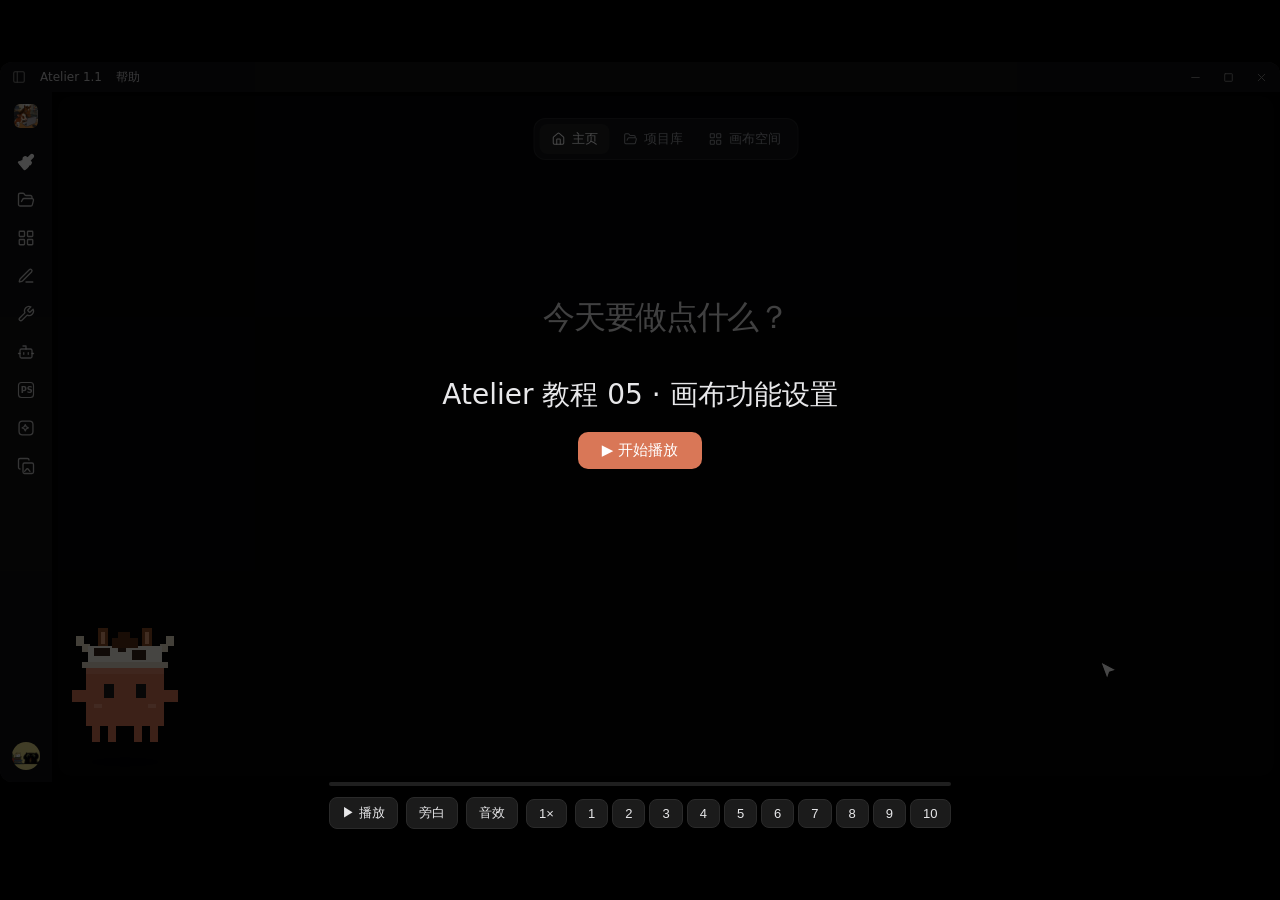
<file: 05-canvas-features/index.html>
<!doctype html>
<html lang="zh-CN">
<head>
<meta charset="utf-8">
<meta name="viewport" content="width=device-width,initial-scale=1">
<title>Atelier 教程 05 · 画布功能设置</title>
<link rel="stylesheet" href="../shared/ui.css">
<style>
  /* 项目库 + 全局设置·画布功能·图床（对照应用真实界面） */
  .titlebar { position:absolute; left:0; top:0; right:0; height:30px; display:flex; align-items:center; gap:14px; padding:0 12px; font-size:12px; color:#c8c8cc; background:#111113; }
  .titlebar .i { width:14px; height:14px; color:#888; }
  .titlebar .win { margin-left:auto; display:flex; gap:20px; color:#8a8a8f; align-items:center; }
  .titlebar .win .i { width:13px; height:13px; }
  .side { position:absolute; left:0; top:30px; bottom:0; width:52px; display:flex; flex-direction:column; align-items:center; gap:2px; padding-top:10px; background:#111113; }
  .side .logo { width:24px; height:24px; border-radius:6px; margin:2px 0 14px; object-fit:cover; }
  .side .ic { width:36px; height:36px; display:grid; place-items:center; border-radius:10px; color:rgba(255,255,255,.74); }
  .side .ic .i { width:18px; height:18px; } .side .ic.cur { color:#fff; } .side .ic.cur .i { fill:currentColor; }
  .side .avatar { margin-top:auto; margin-bottom:12px; width:28px; height:28px; border-radius:50%; object-fit:cover; }
  .main { position:absolute; left:58px; top:34px; right:6px; bottom:6px; border-radius:14px; background:#050506; overflow:hidden; }
  .nav { position:absolute; left:50%; top:22px; transform:translateX(-50%); display:flex; gap:2px; padding:5px; background:#111214; border:1px solid var(--edge); border-radius:12px; font-size:13px; }
  .nav span { display:flex; align-items:center; gap:6px; padding:6px 12px; border-radius:8px; color:#9a9ca3; }
  .nav span .i { width:14px; height:14px; } .nav span.cur { color:#fff; background:rgba(255,255,255,.06); }
  .lib { position:absolute; left:60px; right:60px; top:86px; }
  .lib-head { display:flex; align-items:center; gap:22px; font-size:14px; color:#8b8d94; }
  .lib-head .t { padding-bottom:8px; } .lib-head .t.cur { color:#fff; font-weight:600; box-shadow:0 2px 0 #fff; }
  .lib-head .tools { margin-left:auto; display:flex; gap:8px; align-items:center; }
  .search { width:170px; height:34px; display:flex; align-items:center; gap:8px; padding:0 12px; border:1px solid var(--edge); border-radius:10px; background:#111214; font-size:12px; color:#6b6d74; }
  .seg { display:flex; padding:3px; border:1px solid var(--edge); border-radius:10px; background:#111214; }
  .seg span { width:28px; height:26px; display:grid; place-items:center; border-radius:7px; color:#9a9ca3; } .seg .cur { background:rgba(255,255,255,.08); color:#fff; }
  .newb { height:34px; display:flex; align-items:center; gap:6px; padding:0 14px; border:1px solid var(--edge); border-radius:10px; background:#111214; font-size:13px; font-weight:600; }
  .i { width:15px; height:15px; }
  .grid { display:grid; grid-template-columns:repeat(5,1fr); gap:14px; margin-top:18px; }
  .pc { position:relative; border:1px solid var(--edge); border-radius:14px; background:#141416; padding:8px; }
  .pc .th { height:108px; border-radius:9px; display:grid; place-items:center; font-size:26px; color:rgba(255,255,255,.7); position:relative; overflow:hidden; }
  .pc .tag { position:absolute; left:8px; top:8px; font-size:10px; padding:2px 6px; border-radius:6px; background:rgba(0,0,0,.45); color:#ddd; }
  .pc .cloud { position:absolute; right:8px; top:8px; font-size:10px; padding:2px 7px; border-radius:8px; background:rgba(0,0,0,.5); color:#e6f3ff; }
  .pc b { display:block; margin:10px 4px 4px; font-size:13px; } .pc small { display:block; margin:0 4px 2px; font-size:11px; color:#8b8d94; }
  .pc .more { position:absolute; right:12px; bottom:12px; width:22px; height:22px; display:grid; place-items:center; border-radius:6px; color:#8b8d94; }
  .pc.new { display:flex; flex-direction:column; align-items:center; justify-content:center; gap:12px; font-size:13px; color:#cfd0d4; }
  .pc.new .plus { width:40px; height:40px; border-radius:50%; background:#fff; color:#111; display:grid; place-items:center; }
  .g1 { background:linear-gradient(135deg,#3a4250,#22262e); } .g2 { background:linear-gradient(135deg,#6a7d5a,#2c3a2a); }
  .g3 { background:linear-gradient(135deg,#8a6cc0,#3a2d58); } .g4 { background:linear-gradient(135deg,#e28a4a,#6b2f1a); }
  .g5 { background:linear-gradient(135deg,#d9c77a,#7a6a2c); } .g6 { background:linear-gradient(135deg,#4a8ab0,#1d3a52); }
  .g7 { background:linear-gradient(135deg,#b05a7a,#4a1f33); } .g8 { background:linear-gradient(135deg,#5a6070,#262a33); }
  .menu { position:absolute; z-index:31; width:150px; padding:5px; border-radius:12px; background:#1b1c1f; border:1px solid var(--edge); box-shadow:0 18px 50px rgba(0,0,0,.55); font-size:13px; }
  .menu div { display:flex; align-items:center; gap:8px; padding:8px 10px; border-radius:8px; color:#d4d4d8; } .menu .del { color:#f87171; }
  .menu div.cur { background:rgba(255,255,255,.07); }
  .toast { position:absolute; left:50%; top:60px; transform:translateX(-50%); z-index:40; padding:8px 16px; border-radius:10px; background:#1f2a22; border:1px solid #2f5b3a; color:#86efac; font-size:13px; }
  /* 全局设置 · 画布功能 · 图床 */
  .gs { position:absolute; left:150px; top:70px; width:980px; height:600px; z-index:32; display:flex; background:#1c1c1e; border:1px solid rgba(255,255,255,.08); border-radius:22px; box-shadow:0 24px 80px rgba(0,0,0,.6); overflow:hidden; font-size:13px; }
  .gs aside { width:170px; padding:22px 10px; color:#d4d4d8; } .gs aside p { color:#8b8d94; font-size:12px; padding:0 10px 12px; }
  .gs aside div, .gs .sub div { display:flex; align-items:center; gap:8px; padding:8px 10px; border-radius:10px; }
  .gs aside div.cur, .gs .sub div.cur { background:rgba(255,255,255,.08); color:#fff; }
  .gs aside small, .gs .sub small { margin-left:auto; color:#71717a; }
  .gs .sub { width:170px; padding:56px 6px 0; color:#d4d4d8; }
  .gs h2 { position:absolute; left:200px; top:22px; font-size:20px; } .gs .x { position:absolute; right:22px; top:22px; color:#71717a; }
  .gs section { flex:1; padding:58px 28px 0 14px; }
  .gs h3 { font-size:18px; margin-bottom:16px; }
  .gs .row { display:flex; justify-content:space-between; align-items:flex-start; margin-bottom:18px; }
  .gs .row p { color:#8b8d94; font-size:11px; margin-top:3px; max-width:380px; line-height:1.5; }
  .sw { width:40px; height:22px; border-radius:11px; background:#3f3f46; position:relative; transition:.25s; flex:none; }
  .sw::after { content:''; position:absolute; left:3px; top:3px; width:16px; height:16px; border-radius:50%; background:#fff; transition:.25s; }
  .sw.on { background:#3b82f6; } .sw.on::after { left:21px; }
  .prov { display:flex; gap:6px; } .prov span { padding:5px 12px; border-radius:14px; border:1px solid rgba(255,255,255,.12); font-size:12px; color:#d4d4d8; }
  .prov span.cur { background:#fff; color:#111; }
  .gs label { display:block; margin:6px 0 6px; font-size:13px; }
  .gs .in { height:30px; border-bottom:1px solid rgba(255,255,255,.12); padding:6px 0; font-family:Consolas,monospace; color:#e4e4e7; margin-bottom:12px; }
  .gs .in.on { border-color:#9baee7; }
  /* OSS 好处卡片 */
  .perks { position:absolute; left:50%; top:150px; transform:translateX(-50%); z-index:33; display:flex; gap:16px; }
  .perk { width:230px; padding:20px; border-radius:18px; background:linear-gradient(160deg,#1e1f24,#0c0c0f); border:1px solid rgba(255,255,255,.14); box-shadow:0 1px 0 rgba(255,255,255,.08) inset,0 20px 50px rgba(0,0,0,.7); }
  .perk b { display:block; font-size:16px; margin:10px 0 6px; } .perk p { font-size:12px; color:#c4c4cc; line-height:1.6; }
  .perk .e { font-size:26px; }
  .shade { position:absolute; inset:0; background:rgba(0,0,0,.8); z-index:29; }
  /* 第五课：全局设置 · 画布功能（对照 canvasFeatures 各子页） */
  .hello3 { position:absolute; left:50%; top:200px; transform:translateX(-50%); font-size:32px; font-weight:500; letter-spacing:-.04em; white-space:nowrap; }
  .pop3 { position:absolute; left:58px; bottom:16px; width:200px; z-index:30; background:#1b1c1f; border:1px solid var(--edge); border-radius:12px; padding:5px; font-size:13px; box-shadow:0 18px 50px rgba(0,0,0,.5); }
  .pop3 div { padding:7px 12px; border-radius:7px; color:#c9cacf; }
  .gs5 { position:absolute; left:110px; top:50px; width:1060px; height:620px; z-index:32; display:flex; background:#1c1c1e; border:1px solid rgba(255,255,255,.08); border-radius:22px; box-shadow:0 24px 80px rgba(0,0,0,.6); overflow:hidden; font-size:13px; }
  .gs5 aside { width:160px; padding:22px 10px; color:#d4d4d8; } .gs5 aside p { color:#8b8d94; font-size:12px; padding:0 10px 12px; }
  .gs5 aside div, .gs5 .subn div { display:flex; padding:7px 10px; border-radius:10px; transition:background .2s; }
  .gs5 aside div.cur, .gs5 .subn div.cur { background:rgba(255,255,255,.1); color:#fff; }
  .gs5 small { margin-left:auto; color:#71717a; }
  .gs5 .subn { width:150px; padding:56px 6px 0; color:#d4d4d8; }
  .gs5 h2 { position:absolute; left:190px; top:20px; font-size:20px; font-weight:600; }
  .gs5 .pane { flex:1; padding:56px 24px 20px 14px; overflow:hidden; }
  .gs5 h3 { font-size:17px; margin-bottom:10px; }
  .fr { display:flex; align-items:center; justify-content:space-between; gap:16px; padding:10px 12px; border-radius:10px; }
  .fr b { font-size:13px; font-weight:600; } .fr p { font-size:11px; color:#8b8d94; margin-top:2px; max-width:470px; line-height:1.5; }
  .fr .ctl { flex:none; }
  .sw2 { display:inline-block; width:38px; height:21px; border-radius:11px; background:#3f3f46; position:relative; transition:.25s; }
  .sw2::after { content:''; position:absolute; left:3px; top:3px; width:15px; height:15px; border-radius:50%; background:#fff; transition:.25s; }
  .sw2.on { background:#3b82f6; } .sw2.on::after { left:20px; }
  .sld { display:inline-block; width:120px; height:4px; border-radius:2px; background:#3f3f46; position:relative; }
  .sld i { position:absolute; left:0; top:0; height:100%; width:40%; border-radius:2px; background:#3b82f6; }
  .sld i::after { content:''; position:absolute; right:-6px; top:-4px; width:12px; height:12px; border-radius:50%; background:#fff; }
  .seg2 { display:inline-flex; padding:2px; border-radius:9px; background:#27272a; } .seg2 span { padding:4px 10px; border-radius:7px; font-size:12px; color:#a1a1aa; } .seg2 .cur { background:#3f3f46; color:#fff; }
  .fpage { display:none; } .fpage.on { display:block; animation:fin .35s both; }
  .tcard { padding:12px 14px; border:1px solid rgba(255,255,255,.08); border-radius:12px; background:#202023; margin-top:10px; }
  .tcard b { font-size:13px; } .tcard p { font-size:11.5px; color:#a1a1aa; margin-top:4px; line-height:1.6; }
  .tbtn { display:inline-block; margin-top:10px; padding:6px 14px; border-radius:8px; background:#2a2a2d; font-size:12px; } .tbtn.pri { background:#ececf0; color:#111; font-weight:600; }
  /* 小预览：连线粗细/流光 */
  .wire { height:46px; margin:4px 0 8px; border-radius:10px; background:#141416; position:relative; overflow:hidden; }
  .wire svg { position:absolute; inset:0; width:100%; height:100%; }
  .wire path { fill:none; stroke:#d97757; stroke-width:2; stroke-dasharray:8 6; animation:flow 1s linear infinite; }
  @keyframes flow { to { stroke-dashoffset:-28; } }

</style>
</head>
<body>
<svg width="0" height="0" style="position:absolute"><defs>
<symbol id="l-paintbrush" viewBox="0 0 24 24"><path d="m14.622 17.897-10.68-2.913"/><path d="M18.376 2.622a1 1 0 1 1 3.002 3.002L17.36 9.643a.5.5 0 0 0 0 .707l.944.944a2.41 2.41 0 0 1 0 3.408l-.944.944a.5.5 0 0 1-.707 0L8.354 7.348a.5.5 0 0 1 0-.707l.944-.944a2.41 2.41 0 0 1 3.408 0l.944.944a.5.5 0 0 0 .707 0z"/><path d="M9 8c-1.804 2.71-3.97 3.46-6.583 3.948a.507.507 0 0 0-.302.819l7.32 8.883a1 1 0 0 0 1.185.204C12.735 20.405 16 16.792 16 15"/></symbol>
<symbol id="l-folder-open" viewBox="0 0 24 24"><path d="m6 14 1.5-2.9A2 2 0 0 1 9.24 10H20a2 2 0 0 1 1.94 2.5l-1.54 6a2 2 0 0 1-1.95 1.5H4a2 2 0 0 1-2-2V5a2 2 0 0 1 2-2h3.9a2 2 0 0 1 1.69.9l.81 1.2a2 2 0 0 0 1.67.9H18a2 2 0 0 1 2 2v2"/></symbol>
<symbol id="l-layout-grid" viewBox="0 0 24 24"><rect width="7" height="7" x="3" y="3" rx="1"/><rect width="7" height="7" x="14" y="3" rx="1"/><rect width="7" height="7" x="14" y="14" rx="1"/><rect width="7" height="7" x="3" y="14" rx="1"/></symbol>
<symbol id="l-pen-line" viewBox="0 0 24 24"><path d="M12 20h9"/><path d="M16.376 3.622a1 1 0 0 1 3.002 3.002L7.368 18.635a2 2 0 0 1-.855.506l-2.872.838a.5.5 0 0 1-.62-.62l.838-2.872a2 2 0 0 1 .506-.854z"/></symbol>
<symbol id="l-wrench" viewBox="0 0 24 24"><path d="M14.7 6.3a1 1 0 0 0 0 1.4l1.6 1.6a1 1 0 0 0 1.4 0l3.77-3.77a6 6 0 0 1-7.94 7.94l-6.91 6.91a2.12 2.12 0 0 1-3-3l6.91-6.91a6 6 0 0 1 7.94-7.94l-3.76 3.76z"/></symbol>
<symbol id="l-bot" viewBox="0 0 24 24"><path d="M12 8V4H8"/><rect width="16" height="12" x="4" y="8" rx="2"/><path d="M2 14h2"/><path d="M20 14h2"/><path d="M15 13v2"/><path d="M9 13v2"/></symbol>
<symbol id="l-ps" viewBox="0 0 24 24"><rect x="2" y="2" width="20" height="20" rx="4"/><text x="5" y="16" fill="currentColor" stroke="none" font-size="11" font-family="system-ui,sans-serif" font-weight="600">PS</text></symbol>
<symbol id="l-desk" viewBox="0 0 24 24"><rect x="2.75" y="2.75" width="18.5" height="18.5" rx="4.5"/><path d="M11 7.5c.5 2.6 1.6 3.7 4.2 4.2-2.6.5-3.7 1.6-4.2 4.2-.5-2.6-1.6-3.7-4.2-4.2 2.6-.5 3.7-1.6 4.2-4.2Z"/></symbol>
<symbol id="l-mat" viewBox="0 0 24 24"><path d="M4 16c-1.1 0-2-.9-2-2V4c0-1.1.9-2 2-2h10c1.1 0 2 .9 2 2"/><rect x="8" y="8" width="14" height="14" rx="2"/><path d="M10.15 19.15 13.2 15.7a.85.85 0 0 1 1.25 0l2.85 3.45"/></symbol>
<symbol id="l-house" viewBox="0 0 24 24"><path d="M15 21v-8a1 1 0 0 0-1-1h-4a1 1 0 0 0-1 1v8"/><path d="M3 10a2 2 0 0 1 .709-1.528l7-5.999a2 2 0 0 1 2.582 0l7 5.999A2 2 0 0 1 21 10v9a2 2 0 0 1-2 2H5a2 2 0 0 1-2-2z"/></symbol>
<symbol id="l-search" viewBox="0 0 24 24"><circle cx="11" cy="11" r="8"/><path d="m21 21-4.3-4.3"/></symbol>
<symbol id="l-list" viewBox="0 0 24 24"><path d="M3 12h.01M3 18h.01M3 6h.01M8 12h13M8 18h13M8 6h13"/></symbol>
<symbol id="l-plus" viewBox="0 0 24 24"><path d="M5 12h14"/><path d="M12 5v14"/></symbol>
<symbol id="l-dots" viewBox="0 0 24 24"><circle cx="12" cy="5" r="1"/><circle cx="12" cy="12" r="1"/><circle cx="12" cy="19" r="1"/></symbol>
<symbol id="l-pencil" viewBox="0 0 24 24"><path d="M21.17 6.81a1 1 0 0 0-3.99-3.99L3.84 16.17a2 2 0 0 0-.5.83l-1.32 4.35a.5.5 0 0 0 .62.62l4.35-1.32a2 2 0 0 0 .83-.5z"/></symbol>
<symbol id="l-upload" viewBox="0 0 24 24"><path d="M21 15v4a2 2 0 0 1-2 2H5a2 2 0 0 1-2-2v-4"/><path d="m17 8-5-5-5 5"/><path d="M12 3v12"/></symbol>
<symbol id="l-trash" viewBox="0 0 24 24"><path d="M3 6h18"/><path d="M19 6v14c0 1-1 2-2 2H7c-1 0-2-1-2-2V6"/><path d="M8 6V4c0-1 1-2 2-2h4c1 0 2 1 2 2v2"/></symbol>
<symbol id="l-cloud" viewBox="0 0 24 24"><path d="M17.5 19H9a7 7 0 1 1 6.71-9h1.79a4.5 4.5 0 1 1 0 9Z"/></symbol>
<symbol id="i-panel" viewBox="0 0 24 24"><rect x="3" y="3" width="18" height="18" rx="2"/><path d="M9 3v18"/></symbol>
<symbol id="i-min" viewBox="0 0 24 24"><path d="M5 12h14"/></symbol>
<symbol id="i-max" viewBox="0 0 24 24"><rect x="5" y="5" width="14" height="14" rx="1"/></symbol>
<symbol id="i-x" viewBox="0 0 24 24"><path d="M18 6 6 18M6 6l12 12"/></symbol>
</defs></svg>

<div id="wrap"><div id="stage">
 <div id="cam">
  <div class="titlebar"><svg class="i"><use href="#i-panel"/></svg><span>Atelier 1.1</span><span>帮助</span>
    <span class="win"><svg class="i"><use href="#i-min"/></svg><svg class="i"><use href="#i-max"/></svg><svg class="i"><use href="#i-x"/></svg></span></div>
  <div class="side" id="side">
    <img class="logo" src="../assets/logo.png" alt="">
    <span class="ic cur" title="开始创作"><svg class="i"><use href="#l-paintbrush"/></svg></span>
    <span class="ic" id="s-lib" title="项目库"><svg class="i"><use href="#l-folder-open"/></svg></span>
    <span class="ic"><svg class="i"><use href="#l-layout-grid"/></svg></span>
    <span class="ic"><svg class="i"><use href="#l-pen-line"/></svg></span>
    <span class="ic"><svg class="i"><use href="#l-wrench"/></svg></span>
    <span class="ic"><svg class="i"><use href="#l-bot"/></svg></span>
    <span class="ic"><svg class="i" style="stroke-width:1.5"><use href="#l-ps"/></svg></span>
    <span class="ic"><svg class="i"><use href="#l-desk"/></svg></span>
    <span class="ic"><svg class="i"><use href="#l-mat"/></svg></span>
    <img class="avatar" id="avatar" src="../assets/avatar.jpg" alt="">
  </div>
  <div class="main">
    <div class="nav"><span class="cur"><svg class="i"><use href="#l-house"/></svg>主页</span><span><svg class="i"><use href="#l-folder-open"/></svg>项目库</span><span><svg class="i"><use href="#l-layout-grid"/></svg>画布空间</span></div>
    <div class="hello3">今天要做点什么？</div>
  </div>
  <div class="pop3" id="profile" hidden><div>个人记忆 · 知序</div><div id="p-set">设置</div><div>检查更新</div></div>
  <div class="shade" id="shade" hidden></div>

  <div class="gs5" id="settings" hidden>
    <aside><p>全局设置</p><div>隐私</div><div id="a-canvas">画布功能</div><div>API 接入</div><div>对话<small>357</small></div><div>绘画<small>215</small></div><div>视频<small>299</small></div><div>3D<small>22</small></div><div>音乐<small>29</small></div><div>语音<small>42</small></div><div>存储</div><div>语言</div></aside>
    <h2>画布功能</h2>
    <div class="subn" id="subn">
      <div data-p="connection">连线<small>8</small></div><div data-p="canvas">画布<small>11</small></div><div data-p="interaction">交互<small>8</small></div>
      <div data-p="node">节点<small>5</small></div><div data-p="sound">提示音<small>5</small></div><div>操作<small>1</small></div>
      <div>平台令牌</div><div>图床</div><div data-p="pet">桌宠</div><div data-p="jimeng">即梦</div><div data-p="codex">Codex</div><div data-p="superRes">超清</div><div data-p="cache">清理缓存</div>
    </div>
    <div class="pane">
      <div class="fpage" id="pg-connection"><h3>连线</h3>
        <div class="wire"><svg viewBox="0 0 600 46" preserveAspectRatio="none"><path d="M10 34 C 200 34, 380 10, 590 12"/></svg></div>
        <div class="fr" id="f-flow"><div><b>流光动画</b><p>拉线、悬停、选中和生成时按需流动，默认暖橙到金棕渐变。</p></div><span class="ctl sw2 on"></span></div>
        <div class="fr" id="f-marquee"><div><b>跑马灯</b><p>选中或框选相关连线时播放跑马灯描边。</p></div><span class="ctl sw2 on"></span></div>
        <div class="fr" id="f-tilt"><div><b>3D 倾斜</b><p>连线随节点高度差产生轻微透视倾斜。</p></div><span class="ctl sw2"></span></div>
        <div class="fr" id="f-width"><div><b>连线粗细</b><p>画布连线描边宽度。</p></div><span class="ctl sld"><i></i></span></div>
        <div class="fr" id="f-hit"><div><b>连线命中范围</b><p>鼠标点选连线的热区，不改变线的视觉粗细。</p></div><span class="ctl sld"><i style="width:60%"></i></span></div>
        <div class="fr"><div><b>连线颜色 · 透明</b><p>默认跟随流光配色，也可以单独设底线颜色和不透明度。</p></div><span class="ctl sld"><i style="width:80%"></i></span></div>
      </div>
      <div class="fpage" id="pg-canvas"><h3>画布</h3>
        <div class="fr" id="f-follow"><div><b>跟随</b><p>拖动节点时，下游节点一起位移。</p></div><span class="ctl sw2 on"></span></div>
        <div class="fr" id="f-grid"><div><b>网格 · 网格间隙 · 网格点</b><p>显示画布点阵网格，可调间距和圆点大小。</p></div><span class="ctl sw2 on"></span></div>
        <div class="fr" id="f-snap"><div><b>吸附 · 对齐辅助线</b><p>拖动节点时对齐网格；关掉辅助线后仍吸附，只是不画线。</p></div><span class="ctl sw2 on"></span></div>
        <div class="fr" id="f-mini"><div><b>导航</b><p>显示画布小地图。</p></div><span class="ctl sw2 on"></span></div>
        <div class="fr" id="f-brief"><div><b>简约提示词参数</b><p>绘画和视频提示词下方的附加参数收进"…"。</p></div><span class="ctl sw2"></span></div>
        <div class="fr" id="f-glow"><div><b>背景光晕 · 定位动画上限</b><p>顶部淡淡的氛围光；节点太多时定位改为瞬时跳转，避免掉帧。</p></div><span class="ctl sw2"></span></div>
      </div>
      <div class="fpage" id="pg-interaction"><h3>交互</h3>
        <div class="fr" id="f-scheme"><div><b>交互方案</b><p>默认：左键拖空白平移、滚轮缩放。经典：左键框选、滚轮平移、Ctrl / ⌘ 加滚轮缩放。</p></div><span class="ctl seg2"><span class="cur" id="sc-a">默认</span><span id="sc-b">经典</span><span>自定义</span></span></div>
        <div class="fr"><div><b>Ctrl / ⌘ 框选</b><p>空白左键是平移时，按住 Ctrl 或 ⌘ 再拖改为框选。</p></div><span class="ctl sw2 on"></span></div>
        <div class="fr"><div><b>右键拖动</b><p>拖动一小段才平移，轻点仍是右键菜单。</p></div><span class="ctl sw2 on"></span></div>
        <div class="fr" id="f-space"><div><b>空格</b><p>按住空格再用左键拖动画布。开启后空格不再切换视频播放。</p></div><span class="ctl sw2"></span></div>
      </div>
      <div class="fpage" id="pg-node"><h3>节点</h3>
        <div class="fr" id="f-zoom"><div><b>提示词放大</b><p>节点内拉高提示词区，或弹出居中编辑，Esc 收起。</p></div><span class="ctl seg2"><span class="cur">节点内</span><span>弹出</span></span></div>
        <div class="fr"><div><b>叉叉</b><p>节点右上角删除按钮。</p></div><span class="ctl sw2 on"></span></div>
        <div class="fr"><div><b>秒表</b><p>节点上方的生成计时。</p></div><span class="ctl sw2 on"></span></div>
        <div class="fr" id="f-hidepv"><div><b>隐藏输入图预览</b><p>收起图片输入节点的大图预览，大画布更省内存。</p></div><span class="ctl sw2"></span></div>
        <div class="fr" id="f-anim"><div><b>生成动画</b><p>生成中节点的外框动画：轻框、点阵或星光。</p></div><span class="ctl seg2"><span>轻框</span><span class="cur">点阵</span><span>星光</span></span></div>
      </div>
      <div class="fpage" id="pg-sound"><h3>提示音</h3>
        <div class="fr" id="f-done"><div><b>完成提示音</b><p>生成完成时响一声，同一批任务只响一次。</p></div><span class="ctl sw2 on"></span></div>
        <div class="fr" id="f-tone"><div><b>音色</b><p>点选即试听：水晶、水滴、风铃、叮，也能上传自定义音频。</p></div><span class="ctl seg2"><span class="cur" id="t1">水晶</span><span id="t2">水滴</span><span id="t3">风铃</span><span id="t4">叮</span></span></div>
        <div class="fr"><div><b>音量</b><p>只影响提示音，不改变系统音量。</p></div><span class="ctl sld"><i style="width:55%"></i></span></div>
        <div class="fr"><div><b>失败提示音</b><p>任务失败时播放较低的下行音。</p></div><span class="ctl sw2 on"></span></div>
        <div class="fr" id="f-bg"><div><b>仅在后台时提示</b><p>窗口在前台时不响，切到其它应用才提醒。</p></div><span class="ctl sw2"></span></div>
      </div>
      <div class="fpage" id="pg-pet"><h3>麻衣桌宠</h3><div class="tcard"><b>桌面小宠物</b><p>在桌面上放一个陪伴你的小桌宠，生成任务的状态也能在它身上看到。在这里开关和调整它。</p><span class="tbtn pri">开启桌宠</span></div></div>
      <div class="fpage" id="pg-jimeng"><h3>即梦画布 CLI</h3><div class="tcard"><b>即梦画布账号</b><p>授权登录即梦账号后，可以查看连接状态、账号权益和积分余额，并在画布里调用即梦。</p><span class="tbtn pri">授权登录</span><span class="tbtn">刷新状态</span><span class="tbtn">切换账号</span></div></div>
      <div class="fpage" id="pg-codex"><h3>Codex 生图与 Chat</h3><div class="tcard"><b>Codex 账号</b><p>连接本机的 Codex 后，会显示生图通道是否可用，连上就能从画布发送生图和 Chat 请求。</p><span class="tbtn">连接状态：未连接</span></div></div>
      <div class="fpage" id="pg-superRes"><h3>即梦智能超清</h3><div class="tcard"><b>凭证格式</b><p>官方火山 API 使用 Access Key ID 与 Secret Access Key，按 AccessKeyId:SecretAccessKey 写入全局或本工具 API Key。</p><span class="tbtn">测试连接</span></div></div>
      <div class="fpage" id="pg-cache"><h3>清理缓存</h3>
        <div class="tcard"><b>常规清理</b><p>清理界面缓存后重启，用于界面卡顿、显示异常时。</p><span class="tbtn pri" id="c-normal">清理并重启</span></div>
        <div class="tcard"><b>深度清理</b><p>更彻底的清理，需要确认后重启。仅 Windows 桌面版可用。</p><span class="tbtn">深度清理并重启</span></div></div>
    </div>
  </div>

  <div id="cursor"><svg width="22" height="22" viewBox="0 0 24 24"><path d="M3 2l7 19 2.6-7.6L20 11z" fill="#fff" stroke="#000" stroke-width="1.2"/></svg></div>
 </div>

  <div id="mascot" data-mood="">
    <div class="flipper"><div class="bob">
      <svg viewBox="0 0 130 150" width="130" height="150" shape-rendering="crispEdges">
        <g class="hat">
          <rect x="22" y="22" width="8" height="8" fill="#f3e6cf"/><rect x="16" y="14" width="8" height="10" fill="#f3e6cf"/>
          <rect x="100" y="22" width="8" height="8" fill="#f3e6cf"/><rect x="106" y="14" width="8" height="10" fill="#f3e6cf"/>
          <rect x="38" y="6" width="10" height="20" fill="#8b4a25"/><rect x="41" y="10" width="4" height="12" fill="#e8a27a"/>
          <rect x="82" y="6" width="10" height="20" fill="#8b4a25"/><rect x="85" y="10" width="4" height="12" fill="#e8a27a"/>
          <rect x="28" y="24" width="74" height="18" fill="#fbf7ef"/>
          <rect x="34" y="26" width="16" height="8" fill="#3a2418"/><rect x="72" y="28" width="14" height="10" fill="#3a2418"/><rect x="58" y="24" width="8" height="6" fill="#3a2418"/>
          <rect x="52" y="16" width="26" height="10" fill="#5a2e16"/><rect x="58" y="10" width="12" height="8" fill="#5a2e16"/>
          <rect x="22" y="40" width="86" height="6" fill="#e9dfcd"/>
        </g>
        <rect x="26" y="46" width="78" height="58" fill="#d97757"/><rect x="26" y="46" width="78" height="6" fill="#e48a6b"/>
        <rect class="arm-l" x="12" y="68" width="14" height="12" fill="#d97757"/><rect class="arm-r" x="104" y="68" width="14" height="12" fill="#d97757"/>
        <rect class="eye" x="44" y="62" width="10" height="14" fill="#1a1a1a"/><rect class="eye" x="76" y="62" width="10" height="14" fill="#1a1a1a"/>
        <rect x="34" y="82" width="8" height="4" fill="#f3a083" opacity=".8"/><rect x="88" y="82" width="8" height="4" fill="#f3a083" opacity=".8"/>
        <g><rect class="leg" x="32" y="104" width="8" height="16" fill="#d97757"/><rect class="leg" x="48" y="104" width="8" height="16" fill="#d97757"/>
        <rect class="leg" x="74" y="104" width="8" height="16" fill="#d97757"/><rect class="leg" x="90" y="104" width="8" height="16" fill="#d97757"/></g>
        <ellipse cx="65" cy="140" rx="34" ry="5" fill="#000" opacity=".35" shape-rendering="auto"/>
      </svg>
    </div></div>
    <div class="bubble"></div>
  </div>

  <div id="subtitle"></div>
  <div id="overlay"><h2>Atelier 教程 05 · 画布功能设置</h2><span class="go">▶ 开始播放</span></div>
</div></div>
<div class="ctrl"><button id="btn-play">▶ 播放</button><button id="btn-voice">旁白</button><button id="btn-sfx">音效</button><div id="steps"></div></div>

<script src="../shared/player.js"></script>
<script>
const $ = (s) => document.querySelector(s);
const show = (id, on) => { const e = document.getElementById(id); e.hidden = !on; if (on) { e.classList.remove('fade-in'); void e.offsetWidth; e.classList.add('fade-in'); } };
// 切换右侧子页，并高亮中间导航
const page = async (a, id) => {
  const nav = document.querySelector(`#subn [data-p="${id}"]`);
  await a.click(nav);
  document.querySelectorAll('#subn div').forEach((d) => d.classList.toggle('cur', d === nav));
  document.querySelectorAll('.fpage').forEach((p) => p.classList.toggle('on', p.id === 'pg-' + id));
  a.sfx.pop();
};
// 依次把镜头和光标带到几行设置上
const tour = async (a, ids, gap = 1100) => {
  for (const id of ids) { a.focus(id); await a.move(id, 450); await a.sleep(gap); }
  a.focus(null);
};
const flip = async (a, sel) => { const s = $(sel + ' .sw2'); await a.click(s); s.classList.toggle('on'); a.sfx.pop(); };
const reset = (a) => {
  ['profile','shade','settings'].forEach((id) => show(id, false));
  document.querySelectorAll('#subn div, #a-canvas').forEach((d) => d.classList.remove('cur'));
  document.querySelectorAll('.fpage').forEach((p) => p.classList.remove('on'));
  $('#f-tilt .sw2').classList.remove('on'); $('#f-space .sw2').classList.remove('on');
  $('#sc-a').classList.add('cur'); $('#sc-b').classList.remove('cur');
  a.focus(null);
};

Player.init([
  { title:'欢迎', mood:'happy', say:'嗨，第五课来啦。这节课带你逛一遍画布功能里的各个设置，让画布用起来更顺手。平台令牌和图床前面已经讲过，这次就跳过。',
    act: async (a) => { await a.cam(null, 1, 10); await a.walk(560, 330, 1200); a.say('第五课！'); await a.hop([1060, 420]); } },
  { title:'打开画布功能', mood:'point', say:'点左下角头像，进入设置，再点左边的画布功能。中间这一列就是所有的子功能。',
    act: async (a) => {
      await a.cam('#avatar', 2, 900); await a.hop([300, 380]);
      await a.click('#avatar'); show('profile', true); a.sfx.pop(); await a.sleep(300);
      await a.click('#p-set'); show('profile', false); await a.cam(null, 1, 700);
      show('shade', true); show('settings', true); a.sfx.whoosh();
      await a.click('#a-canvas'); $('#a-canvas').classList.add('cur'); a.focus('#subn'); await a.sleep(1200); a.focus(null);
    } },
  { title:'连线', mood:'talk', say:'先看连线。流光动画会在拉线、选中和生成时流动；跑马灯让选中的连线描边转起来；3D 倾斜给连线加一点透视。下面还能调粗细、点选热区、颜色和透明度。',
    act: async (a) => {
      await page(a, 'connection'); await a.cam('#pg-connection', 1.3, 900); await a.hop([1110, 260]);
      await tour(a, ['#f-flow', '#f-marquee']); await flip(a, '#f-tilt'); await tour(a, ['#f-width', '#f-hit'], 900);
    } },
  { title:'画布', mood:'point', say:'画布页管整体手感。跟随是拖节点时下游一起动；网格和吸附帮你排整齐；导航就是右下角的小地图。节点特别多时，可以关掉背景光晕，让画布更轻快。',
    act: async (a) => {
      await a.cam(null, 1, 600); await page(a, 'canvas'); await a.cam('#pg-canvas', 1.3, 900);
      await tour(a, ['#f-follow', '#f-grid', '#f-snap', '#f-mini', '#f-glow'], 900);
    } },
  { title:'交互', mood:'think', say:'交互决定鼠标怎么用。默认是左键拖空白平移、滚轮缩放；如果你习惯别的设计软件，可以切到经典：左键框选、滚轮平移、按住 Ctrl 再滚轮缩放。改任意一项就会变成自定义。',
    act: async (a) => {
      await a.cam(null, 1, 600); await page(a, 'interaction'); await a.cam('#pg-interaction', 1.35, 900);
      a.focus('#f-scheme'); await a.click('#sc-b'); $('#sc-a').classList.remove('cur'); $('#sc-b').classList.add('cur'); a.sfx.pop();
      await a.sleep(1500); await a.click('#sc-a'); $('#sc-b').classList.remove('cur'); $('#sc-a').classList.add('cur'); a.focus(null);
      await flip(a, '#f-space');
    } },
  { title:'节点', mood:'talk', say:'节点页可以设置提示词放大的方式，节点右上角的叉叉和生成秒表。大画布建议打开隐藏输入图预览，能省不少内存。生成动画可以选轻框、点阵或星光。',
    act: async (a) => {
      await a.cam(null, 1, 600); await page(a, 'node'); await a.cam('#pg-node', 1.35, 900);
      await tour(a, ['#f-zoom', '#f-hidepv', '#f-anim'], 1200);
    } },
  { title:'提示音', mood:'happy', say:'提示音页，生成完成和失败都会响一声。音色有水晶、水滴、风铃和叮，点一下就能试听。打开仅在后台时提示，你在看画布时就不会被打扰。',
    act: async (a) => {
      await a.cam(null, 1, 600); await page(a, 'sound'); await a.cam('#pg-sound', 1.35, 900);
      a.focus('#f-tone');
      for (const t of ['#t2', '#t3', '#t4', '#t1']) { await a.click(t); document.querySelectorAll('#f-tone .seg2 span').forEach((s) => s.classList.toggle('cur', s === $(t))); a.sfx.ding(); await a.sleep(400); }
      a.focus(null); await flip(a, '#f-bg');
    } },
  { title:'桌宠 即梦 Codex', mood:'point', say:'下面几个是小工具。桌宠会在桌面上陪着你；即梦授权登录后可以在画布里调用即梦；Codex 连上本机账号后能从画布发送生图和对话。',
    act: async (a) => {
      await a.cam(null, 1, 600);
      for (const id of ['pet', 'jimeng', 'codex']) { await page(a, id); a.focus('#pg-' + id + ' .tcard'); await a.sleep(1500); }
      a.focus(null);
    } },
  { title:'超清 清理缓存', mood:'think', say:'超清用来接入即梦智能超清，把图片放大得更清楚。清理缓存在画布变卡时用，常规清理就够了，深度清理会清得更彻底，两种都需要重启。',
    act: async (a) => {
      for (const id of ['superRes', 'cache']) { await page(a, id); a.focus('#pg-' + id + ' .tcard'); await a.sleep(1800); }
      a.focus(null);
    } },
  { title:'结束', mood:'happy', say:'好啦，画布功能你都认识了。按自己的习惯调一调，创作会更顺手。下课啦！',
    act: async (a) => {
      show('settings', false); show('shade', false); await a.cam(null, 1, 900);
      await a.hop([560, 300]); a.say('下课～'); await a.hop([620, 280]); await a.hop([560, 300]);
    } },
], reset);
</script>
</body>
</html>
</file>
<file: shared/ui.css>
/* 复刻 Atelier 深色主页风格（取自 studioHomeLanding.css） */
:root { --bg:#000; --surface:#18191c; --soft:#111214; --edge:rgba(224,230,255,.09); --edge-h:rgba(224,230,255,.2);
  --hi:rgba(255,255,255,.045); --text:#e8e8ea; --sub:#8b8d94; --accent:#d97757; --hl:#f0b37e; }
* { box-sizing:border-box; margin:0; padding:0; }
html,body { background:#000; color:var(--text); font-family:"PingFang SC","Microsoft YaHei",system-ui,sans-serif; overflow:hidden; height:100%; }
body { display:flex; flex-direction:column; align-items:center; justify-content:center; }
#wrap { position:relative; overflow:hidden; border-radius:12px; }
#stage { position:absolute; left:0; top:0; width:1280px; height:720px; transform-origin:0 0; background:#000; overflow:hidden; }
#cam { position:absolute; left:0; top:0; width:1280px; height:720px; transform-origin:0 0;
  transition:transform 1100ms cubic-bezier(.65,0,.25,1); will-change:transform; }
svg.i { width:18px; height:18px; stroke:currentColor; fill:none; stroke-width:1.75; stroke-linecap:round; stroke-linejoin:round; }

.ctrl { height:56px; display:flex; gap:8px; align-items:center; }
.ctrl button { background:#1b1b1b; color:var(--text); border:1px solid #2a2a2a; border-radius:8px; padding:6px 12px; cursor:pointer; font-size:13px; }
.ctrl button.on { border-color:var(--accent); color:var(--accent); }
.ctrl button.off { opacity:.4; text-decoration:line-through; }
#steps { display:flex; gap:4px; }

#cursor { position:absolute; left:0; top:0; width:22px; height:22px; z-index:50; pointer-events:none;
  transition:transform 650ms cubic-bezier(.4,0,.2,1); transform:translate(1100px,600px); }
#cursor svg { margin:-2px 0 0 -2px; transition:transform .12s; }
#cursor.down svg { transform:scale(.8); }
.hl { outline:2px solid var(--hl) !important; outline-offset:5px; border-radius:12px; animation:pulse 1.2s infinite; }
@keyframes pulse { 50% { outline-color:rgba(240,179,126,.15); } }
.pressed { transform:scale(.96); transition:transform .1s; }

#subtitle { position:absolute; left:50%; bottom:26px; transform:translateX(-50%); max-width:860px; padding:10px 22px;
  background:rgba(18,18,20,.88); border:1px solid #2a2a2a; border-radius:12px; font-size:18px; text-align:center; z-index:40; backdrop-filter:blur(6px); }
#subtitle:empty { display:none; }
#overlay { position:absolute; inset:0; background:rgba(0,0,0,.72); display:flex; flex-direction:column; align-items:center; justify-content:center; gap:18px; z-index:60; cursor:pointer; }
#overlay[hidden] { display:none; }
#overlay h2 { font-weight:500; font-size:28px; }
#overlay .go { background:var(--accent); color:#fff; padding:9px 24px; border-radius:10px; font-size:15px; }
.fade-in { animation:fin .45s both; } @keyframes fin { from { opacity:0; transform:translateY(10px) scale(.98); } }
[hidden] { display:none !important; }

/* ---------- 吉祥物 Clawd：Claude Code 默认像素小机器人 + 牛马帽 ---------- */
#mascot { position:absolute; left:0; top:0; width:130px; height:150px; z-index:45; pointer-events:none;
  transform:translate(60px,560px); transition:transform 900ms cubic-bezier(.45,0,.3,1); }
#mascot .flipper { width:100%; height:100%; transition:transform .25s; }
#mascot.flip .flipper { transform:scaleX(-1); }
#mascot .bob { width:100%; height:100%; animation:idle 1.8s ease-in-out infinite; transform-origin:50% 100%; }
@keyframes idle { 0%,100% { transform:translateY(0) scale(1,1); } 50% { transform:translateY(-5px) scale(.98,1.02); } }
#mascot.jump .bob { animation:jump 900ms cubic-bezier(.3,0,.4,1); }
@keyframes jump { 0% { transform:scale(1.1,.85); } 15% { transform:translateY(-10px) scale(.9,1.12); }
  50% { transform:translateY(-110px) rotate(-8deg); } 85% { transform:translateY(0) scale(1.15,.82); } 100% { transform:none; } }
#mascot.walk .bob { animation:waddle .32s ease-in-out infinite alternate; }
@keyframes waddle { from { transform:rotate(-6deg) translateY(-3px); } to { transform:rotate(6deg); } }
#mascot .eye { animation:blink 3.6s infinite; transform-box:fill-box; transform-origin:center; }
@keyframes blink { 0%,93%,100% { transform:scaleY(1); } 96% { transform:scaleY(.1); } }
#mascot .leg { transform-box:fill-box; transform-origin:top; }
#mascot.walk .leg:nth-child(odd) { animation:step .32s infinite alternate; }
@keyframes step { to { transform:scaleY(.5); } }
#mascot .arm-r { transform-box:fill-box; transform-origin:left center; transition:transform .3s; }
#mascot[data-mood="point"] .arm-r { transform:rotate(-40deg) translate(2px,-4px); }
#mascot[data-mood="happy"] .arm-l, #mascot[data-mood="happy"] .arm-r { animation:wave .3s infinite alternate; transform-box:fill-box; transform-origin:center; }
@keyframes wave { to { transform:translateY(-8px); } }
#mascot[data-mood="happy"] .eye { transform:scaleY(.35); animation:none; }
#mascot[data-mood="think"] .bob { animation:tilt 1.4s ease-in-out infinite alternate; }
@keyframes tilt { to { transform:rotate(-8deg); } }
#mascot .hat { transform-box:fill-box; transform-origin:50% 100%; animation:hat 1.8s ease-in-out infinite; }
@keyframes hat { 50% { transform:rotate(4deg) translateY(-2px); } }
#mascot .bubble { position:absolute; left:92px; top:-30px; white-space:nowrap; padding:6px 12px; border-radius:12px 12px 12px 2px;
  background:#fff; color:#1a1a1a; font-size:14px; font-weight:600; opacity:0; transform:scale(.6); transform-origin:0 100%; transition:.25s cubic-bezier(.3,1.6,.5,1); }
#mascot.flip .bubble { left:auto; right:92px; border-radius:12px 12px 2px 12px; transform-origin:100% 100%; }
#mascot .bubble.show { opacity:1; transform:scale(1); }

/* 进度条 + 暂停 */
.ctrl { position:relative; padding-top:6px; }
#prog { position:absolute; left:0; right:0; top:0; height:4px; border-radius:2px; background:rgba(255,255,255,.12); cursor:pointer; }
#prog:hover { height:6px; top:-1px; }
#prog i { display:block; height:100%; width:0; border-radius:inherit; background:linear-gradient(90deg,#d97757,#f0b37e); }
body.paused #stage *, body.paused #stage *::before, body.paused #stage *::after { animation-play-state:paused !important; }
</file>
